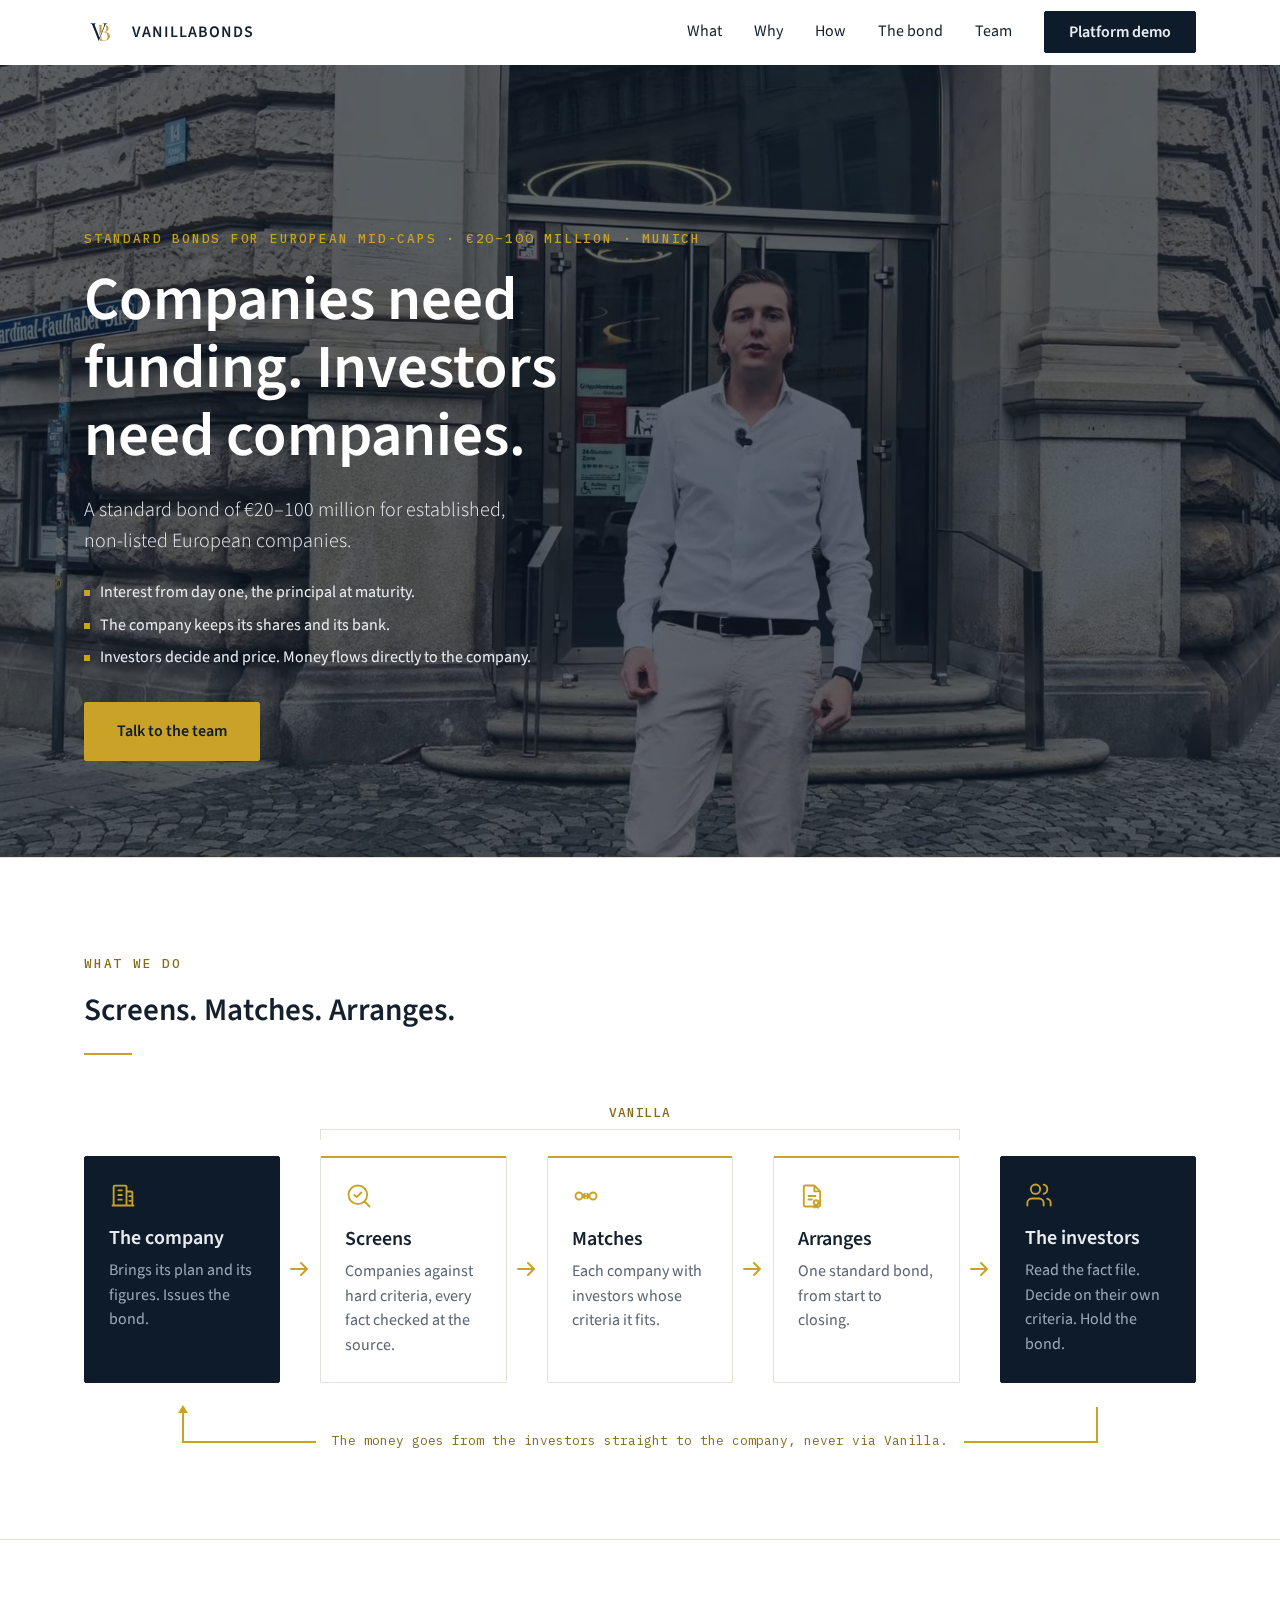
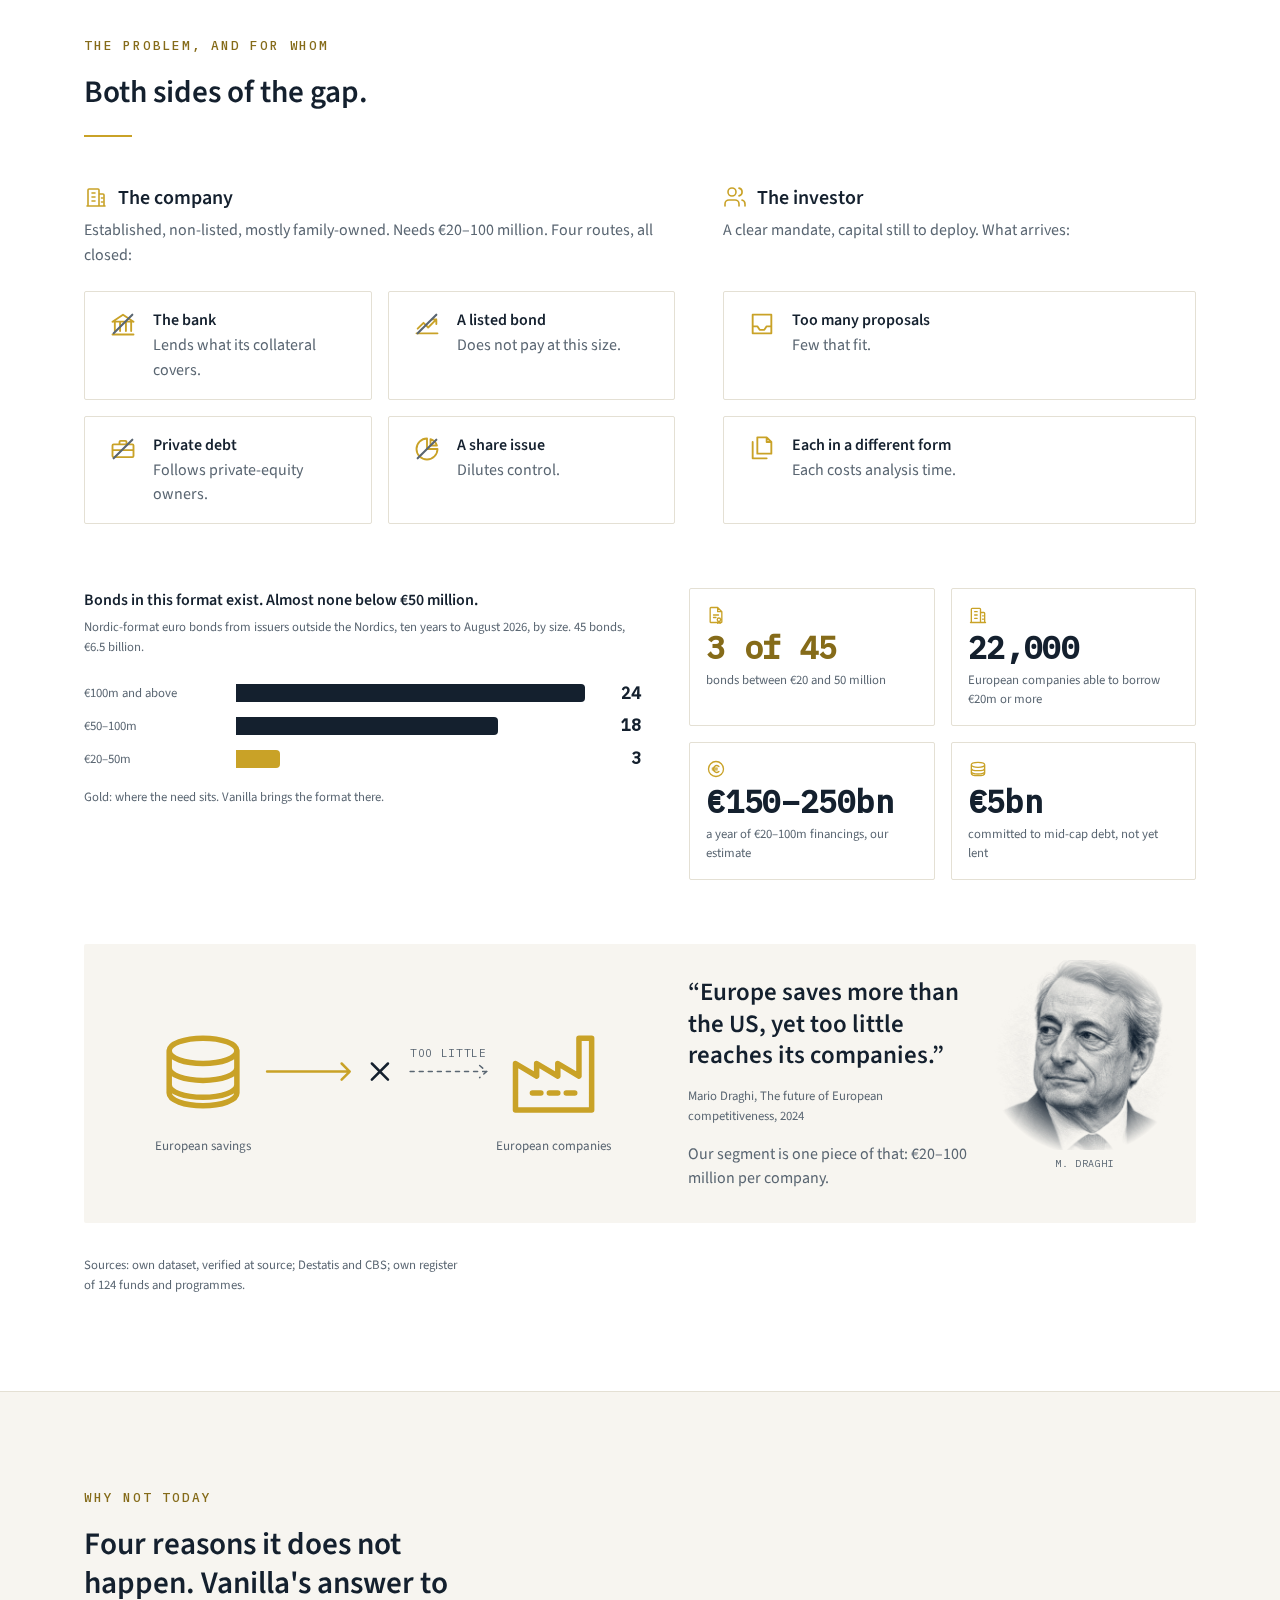
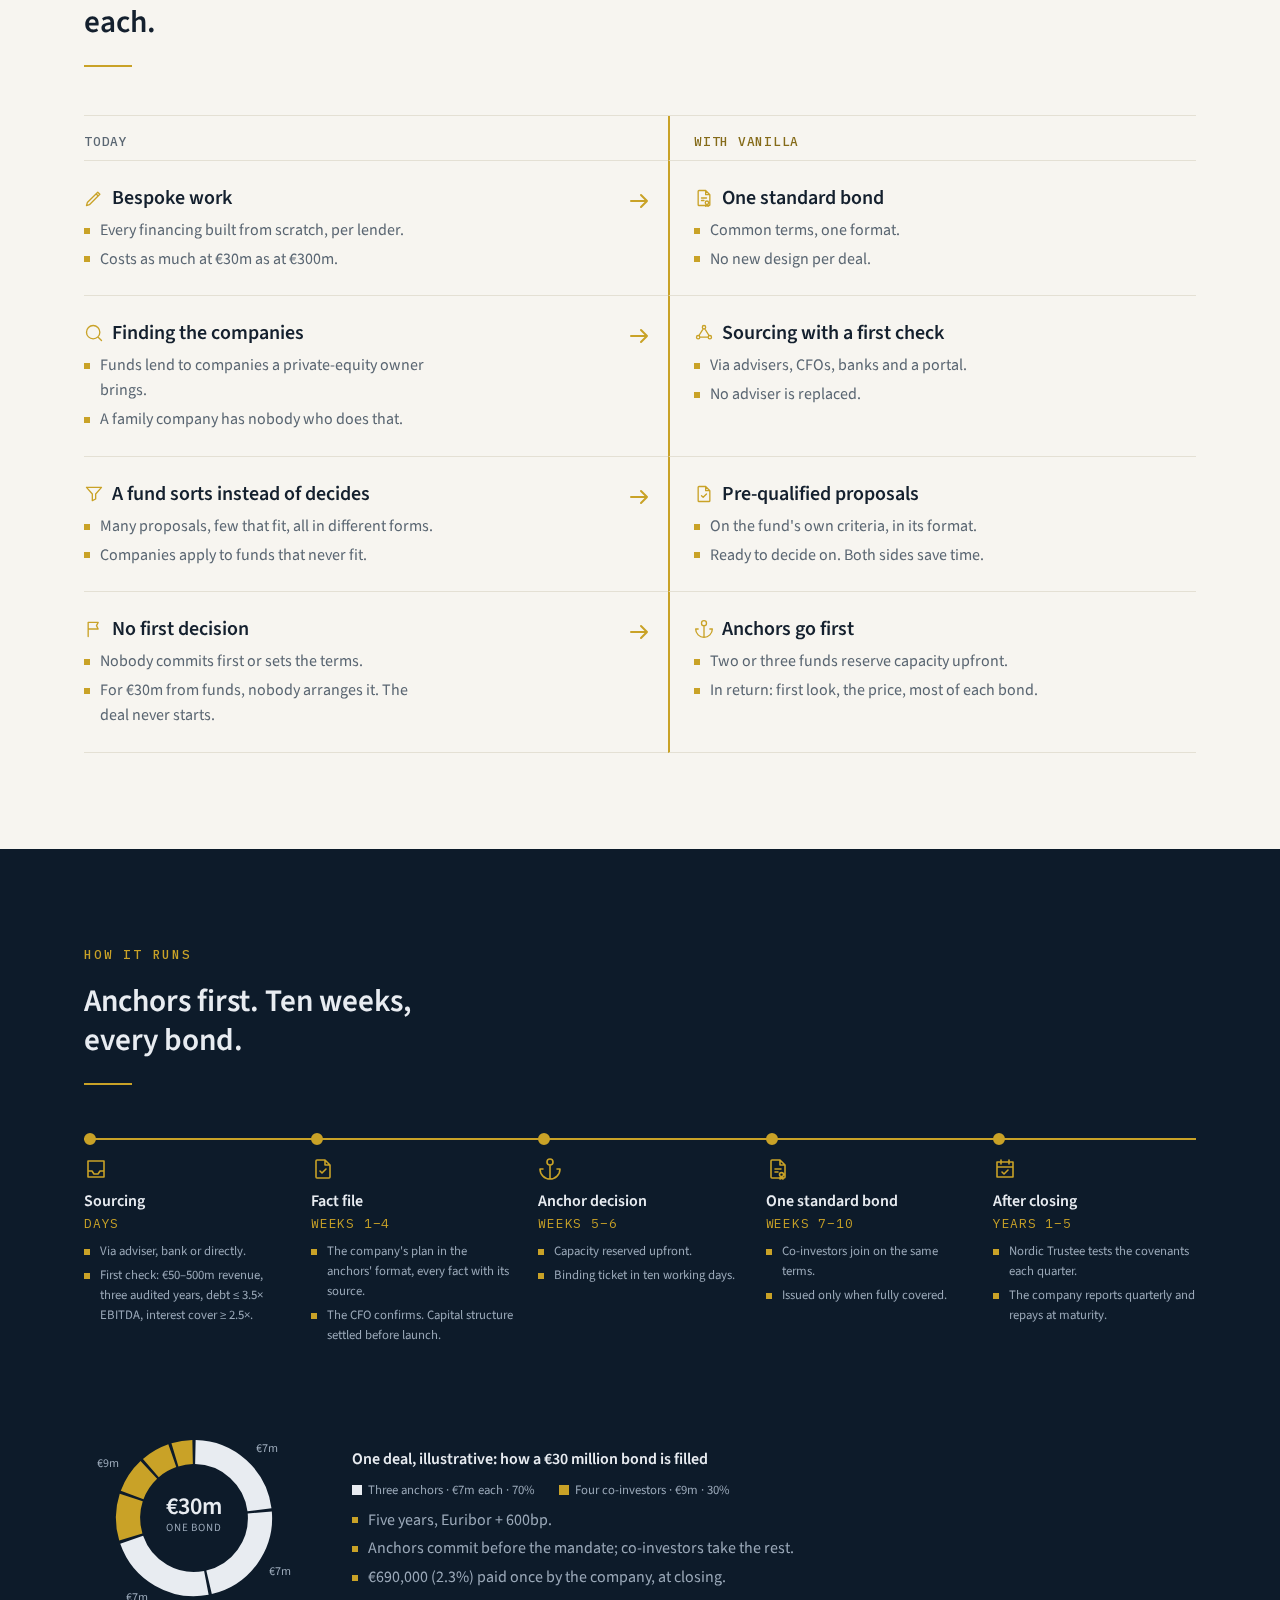
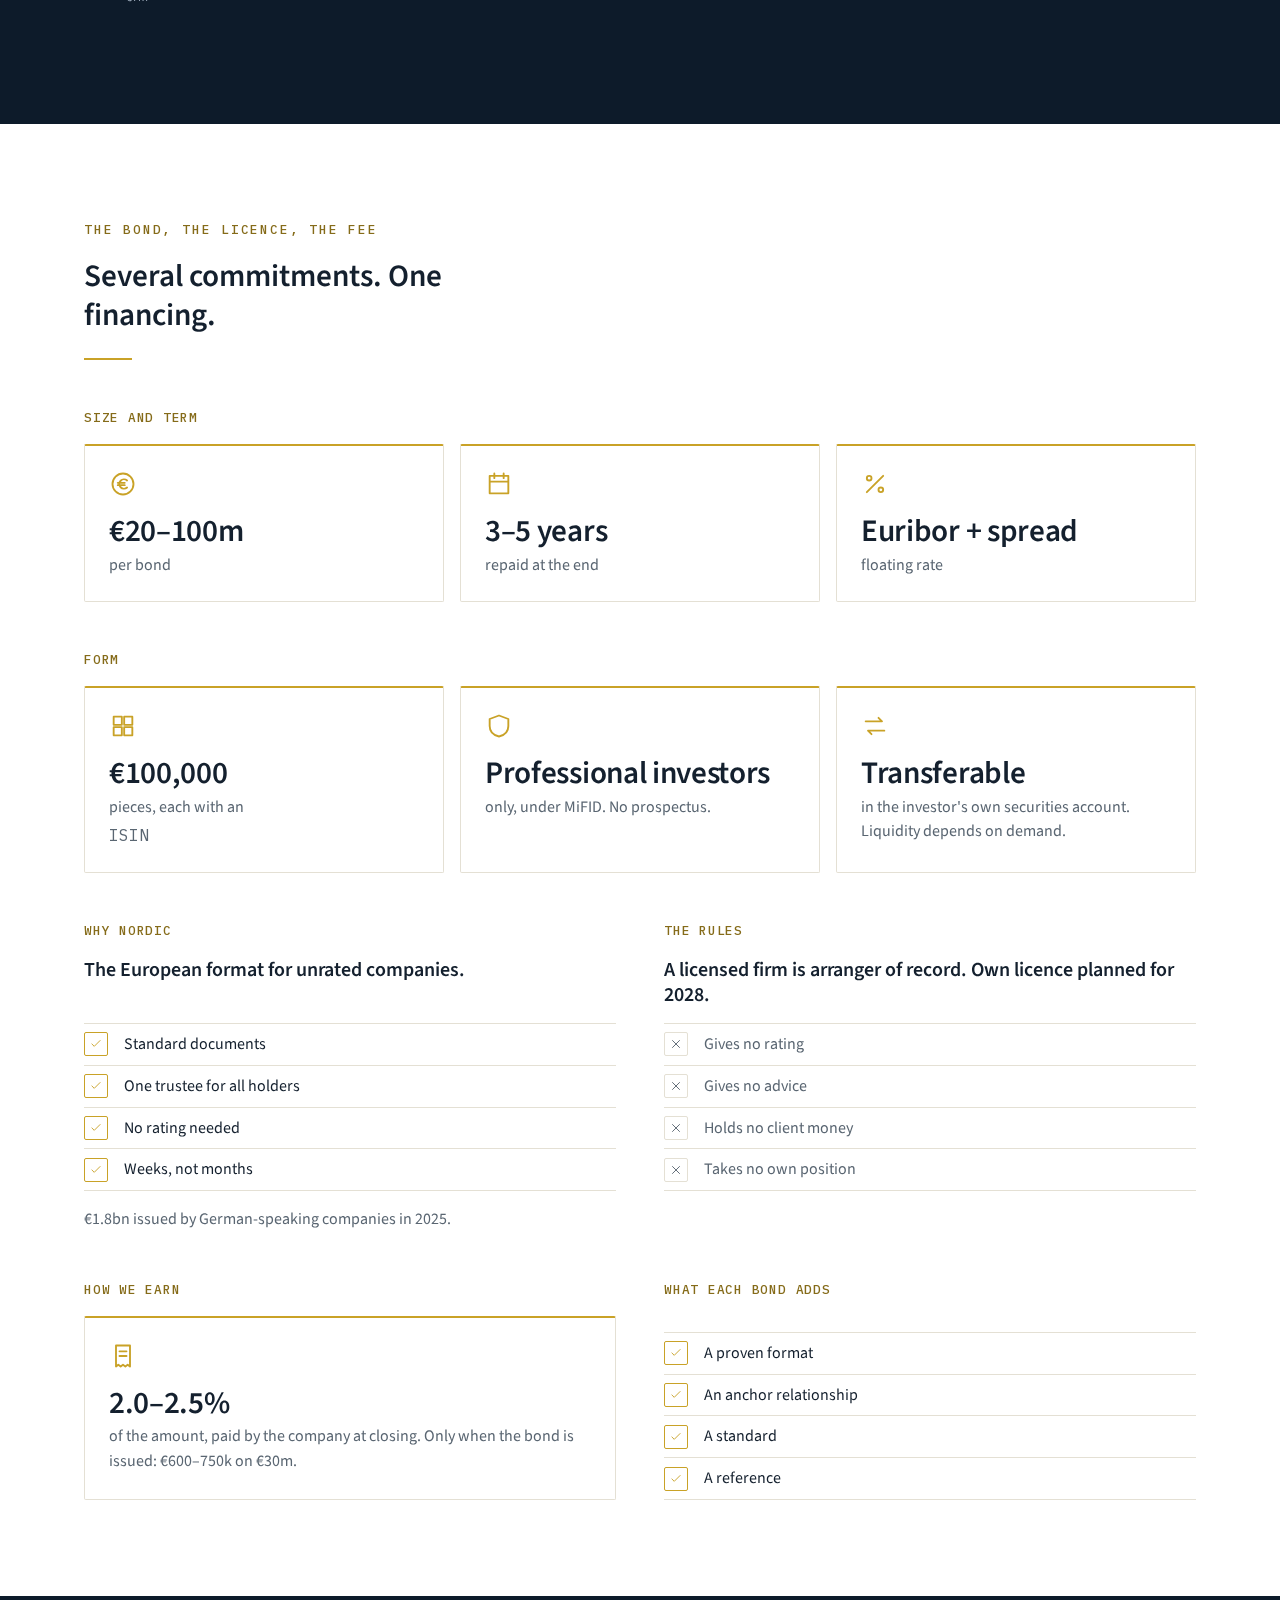
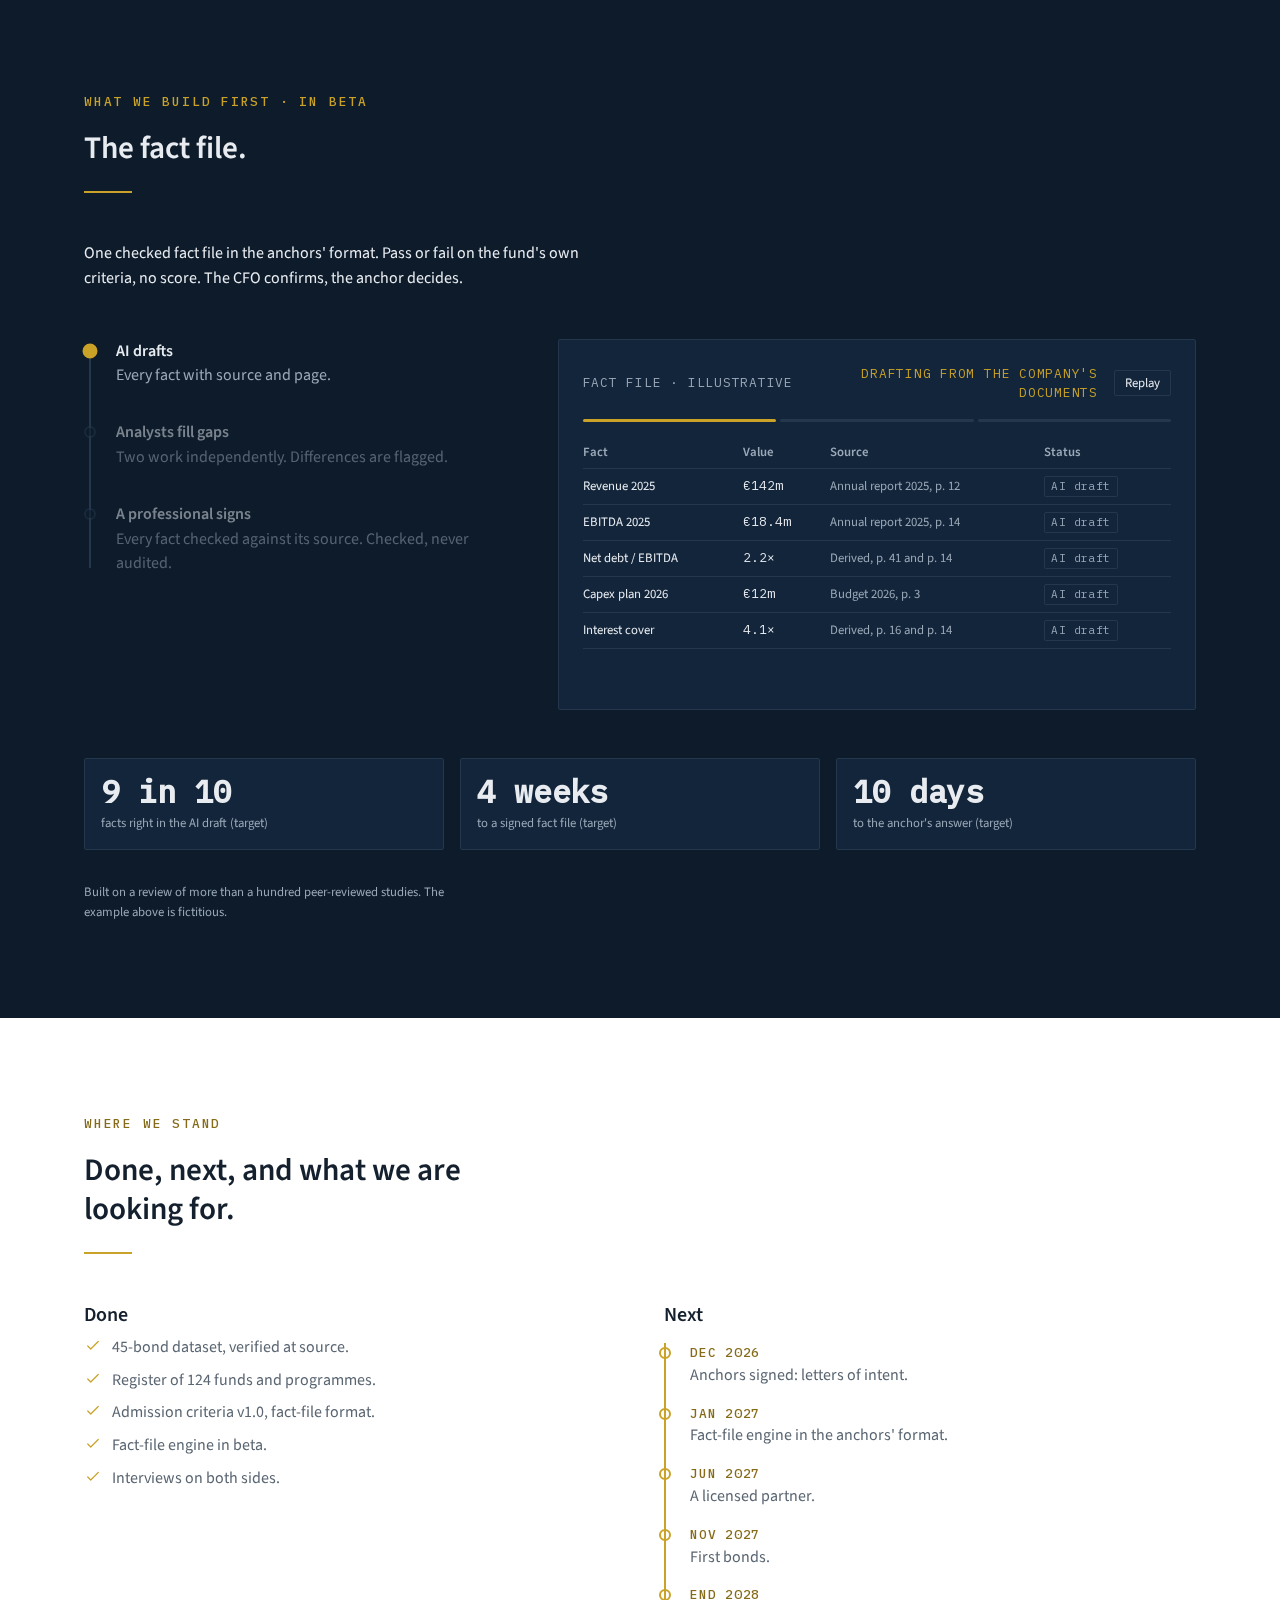
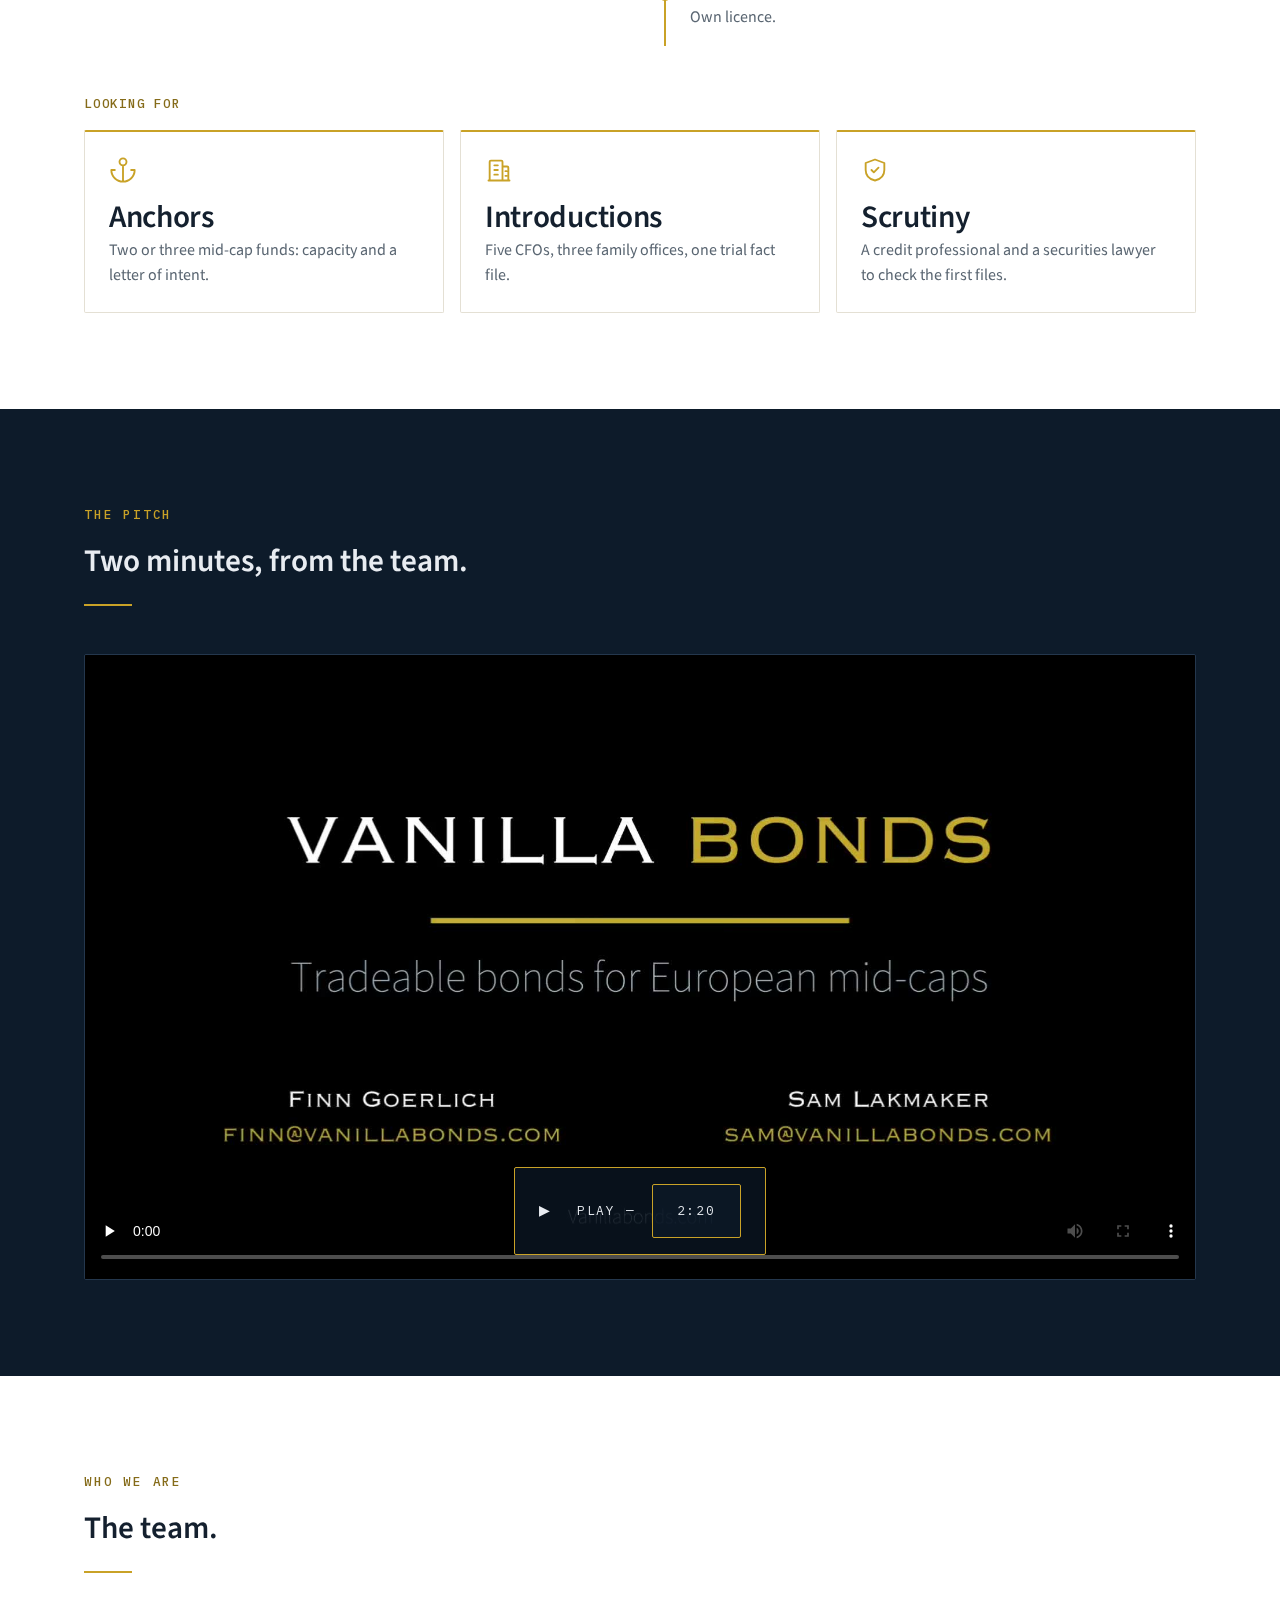
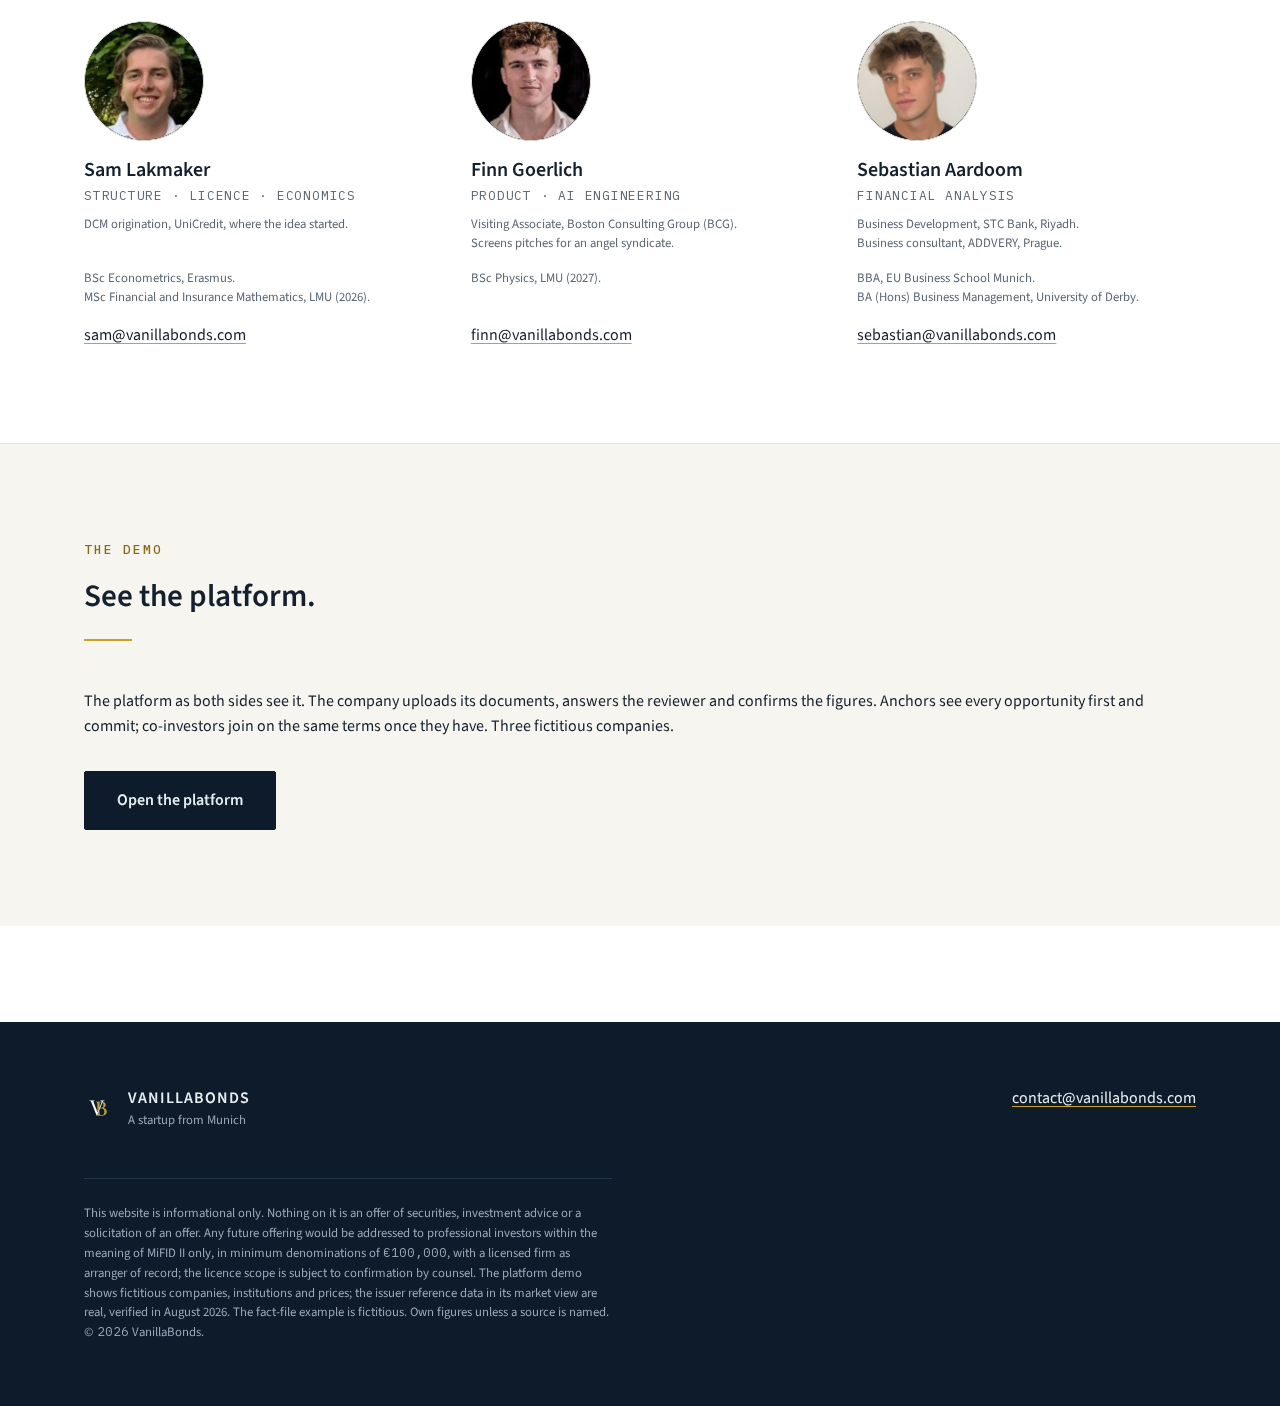
<file: index.html>
<!DOCTYPE html>
<html lang="en">
<head>
<meta charset="UTF-8">
<meta name="viewport" content="width=device-width, initial-scale=1.0">
<title>VanillaBonds — Standard bonds for European mid-caps</title>
<meta name="description" content="VanillaBonds makes a standard bond of €20–100 million reachable for established, non-listed European companies: screened on hard criteria, matched with investors whose mandate fits, arranged in the Nordic format.">
<meta property="og:title" content="VanillaBonds — Standard bonds for European mid-caps">
<meta property="og:description" content="Companies need funding. Investors need companies. Vanilla bridges the gap: one standard bond of €20–100 million, screened, matched and arranged.">
<meta property="og:type" content="website">
<meta property="og:url" content="https://vanillabonds.com">
<meta property="og:image" content="https://vanillabonds.com/mark-1024.png">
<link rel="icon" href="favicon.ico" sizes="48x48">
<link rel="icon" href="favicon-32.png" type="image/png" sizes="32x32">
<link rel="icon" href="favicon-16.png" type="image/png" sizes="16x16">
<link rel="apple-touch-icon" href="apple-touch-icon.png">
<link rel="preload" href="assets/fonts/SourceSans3VF-Upright.otf.woff2" as="font" type="font/woff2" crossorigin>
<link rel="stylesheet" href="assets/css/tokens.css">
<link rel="stylesheet" href="assets/css/site.css">
<script defer src="https://cloud.umami.is/script.js" data-website-id="b35423f3-28a6-4369-baf8-eceb897d0f2e"></script>
</head>
<body>

<a class="skip" href="#main">Skip to content</a>

<header class="nav" id="nav">
  <div class="wrap nav-inner">
    <a class="brand" href="#top">
      <img src="assets/img/logo.png" alt="" width="32" height="32">
      <b>VANILLABONDS</b>
    </a>
    <nav class="nav-links" aria-label="Site">
      <a href="#what">What</a>
      <a class="nav-opt" href="#why">Why</a>
      <a href="#how">How</a>
      <a class="nav-opt" href="#bond">The bond</a>
      <a href="#contact">Team</a>
      <a class="btn-nav" href="app.html">Platform demo</a>
    </nav>
  </div>
</header>

<main id="main">

<!-- HERO -->
<section class="hero" id="top">
  <div class="hero-media" aria-hidden="true"></div>
  <video id="herovid" autoplay muted loop playsinline preload="metadata"
         poster="assets/img/hero-poster.jpg" aria-hidden="true"></video>
  <div class="wrap hero-inner">
    <p class="eyebrow">Standard bonds for European mid-caps · €20–100 million · Munich</p>
    <h1>Companies need funding. Investors need companies.</h1>
    <p class="lead">A standard bond of €20–100&nbsp;million for established, non-listed European companies.</p>
    <ul class="hero-points">
      <li>Interest from day one, the principal at maturity.</li>
      <li>The company keeps its shares and its bank.</li>
      <li>Investors decide and price. Money flows directly to the company.</li>
    </ul>
    <a class="btn btn-hero" href="#contact">Talk to the team</a>
  </div>
</section>

<!-- WHAT -->
<section class="section" id="what">
  <div class="wrap">
    <p class="eyebrow">What we do</p>
    <h2>Screens. Matches. Arranges.</h2>
    <div class="gold-rule"></div>
    <div class="flow" data-reveal>
      <p class="flow-rail" aria-hidden="true"><span>Vanilla</span></p>
      <div class="flow-box flow-end"><svg class="ico" viewBox="0 0 24 24" aria-hidden="true"><path d="M4 21V5a1 1 0 0 1 1-1h9a1 1 0 0 1 1 1v16M15 9h4a1 1 0 0 1 1 1v11M3 21h18M8 8h3M8 12h3M8 16h3M17.5 13h1M17.5 17h1" fill="none" stroke="currentColor" stroke-width="1.6" stroke-linecap="round" stroke-linejoin="round"/></svg><h3>The company</h3><p>Brings its plan and its figures. Issues the bond.</p></div>
      <div class="flow-link" aria-hidden="true"><svg viewBox="0 0 24 24" width="24" height="24"><path d="M3 12h16M13 6l6 6-6 6" fill="none" stroke="currentColor" stroke-width="2" stroke-linecap="round" stroke-linejoin="round" pathLength="1"/></svg></div>
      <div class="flow-box flow-step"><svg class="ico" viewBox="0 0 24 24" aria-hidden="true"><path d="M11 3a8 8 0 1 0 0 16 8 8 0 0 0 0-16zM21 21l-4.3-4.3M8 11l2 2 4-4" fill="none" stroke="currentColor" stroke-width="1.6" stroke-linecap="round" stroke-linejoin="round"/></svg><h3>Screens</h3><p>Companies against hard criteria, every fact checked at the source.</p></div>
      <div class="flow-link" aria-hidden="true"><svg viewBox="0 0 24 24" width="24" height="24"><path d="M3 12h16M13 6l6 6-6 6" fill="none" stroke="currentColor" stroke-width="2" stroke-linecap="round" stroke-linejoin="round" pathLength="1"/></svg></div>
      <div class="flow-box flow-step"><svg class="ico" viewBox="0 0 24 24" aria-hidden="true"><path d="M6 9a3 3 0 1 0 0 6 3 3 0 0 0 0-6zM18 9a3 3 0 1 0 0 6 3 3 0 0 0 0-6zM9 12h6M13 10l2 2-2 2M11 14l-2-2 2-2" fill="none" stroke="currentColor" stroke-width="1.6" stroke-linecap="round" stroke-linejoin="round"/></svg><h3>Matches</h3><p>Each company with investors whose criteria it fits.</p></div>
      <div class="flow-link" aria-hidden="true"><svg viewBox="0 0 24 24" width="24" height="24"><path d="M3 12h16M13 6l6 6-6 6" fill="none" stroke="currentColor" stroke-width="2" stroke-linecap="round" stroke-linejoin="round" pathLength="1"/></svg></div>
      <div class="flow-box flow-step"><svg class="ico" viewBox="0 0 24 24" aria-hidden="true"><path d="M14 3H6a1 1 0 0 0-1 1v16a1 1 0 0 0 1 1h12a1 1 0 0 0 1-1V8l-5-5zM14 3v5h5M9 12h6M9 15h3M15.5 15.6a2 2 0 1 0 0 4 2 2 0 0 0 0-4zM14.3 19.2 14 22l1.5-1 1.5 1-.3-2.8" fill="none" stroke="currentColor" stroke-width="1.6" stroke-linecap="round" stroke-linejoin="round"/></svg><h3>Arranges</h3><p>One standard bond, from start to closing.</p></div>
      <div class="flow-link" aria-hidden="true"><svg viewBox="0 0 24 24" width="24" height="24"><path d="M3 12h16M13 6l6 6-6 6" fill="none" stroke="currentColor" stroke-width="2" stroke-linecap="round" stroke-linejoin="round" pathLength="1"/></svg></div>
      <div class="flow-box flow-end"><svg class="ico" viewBox="0 0 24 24" aria-hidden="true"><path d="M16 21v-2a4 4 0 0 0-4-4H6a4 4 0 0 0-4 4v2M9 3a4 4 0 1 0 0 8 4 4 0 0 0 0-8zM22 21v-2a4 4 0 0 0-3-3.9M16 3.1a4 4 0 0 1 0 7.8" fill="none" stroke="currentColor" stroke-width="1.6" stroke-linecap="round" stroke-linejoin="round"/></svg><h3>The investors</h3><p>Read the fact file. Decide on their own criteria. Hold the bond.</p></div>
      <p class="flow-money"><span>The money goes from the investors straight to the company, never via Vanilla.</span></p>
    </div>
  </div>
</section>

<!-- WHO + THE GAP -->
<section class="section" id="who">
  <div class="wrap">
    <p class="eyebrow">The problem, and for whom</p>
    <h2>Both sides of the gap.</h2>
    <div class="gold-rule"></div>
    <div class="sides">
      <div class="side">
        <h3><svg class="ico" viewBox="0 0 24 24" aria-hidden="true"><path d="M4 21V5a1 1 0 0 1 1-1h9a1 1 0 0 1 1 1v16M15 9h4a1 1 0 0 1 1 1v11M3 21h18M8 8h3M8 12h3M8 16h3M17.5 13h1M17.5 17h1" fill="none" stroke="currentColor" stroke-width="1.6" stroke-linecap="round" stroke-linejoin="round"/></svg>The company</h3>
        <p>Established, non-listed, mostly family-owned. Needs €20–100&nbsp;million. Four routes, all closed:</p>
        <div class="doors">
          <div class="door"><svg class="ico" viewBox="0 0 24 24" aria-hidden="true"><path d="M3 10l9-6 9 6M5 10v8M9.5 10v8M14.5 10v8M19 10v8M3 21h18M3 10h18" fill="none" stroke="currentColor" stroke-width="1.6" stroke-linecap="round" stroke-linejoin="round"/><path class="x" d="M4 20L20 4" fill="none" stroke-linecap="round"/></svg><b>The bank</b><span>Lends what its collateral covers.</span></div>
          <div class="door"><svg class="ico" viewBox="0 0 24 24" aria-hidden="true"><path d="M3 20h18M4 16l5-5 4 4 7-7M16 8h4v4" fill="none" stroke="currentColor" stroke-width="1.6" stroke-linecap="round" stroke-linejoin="round"/><path class="x" d="M4 20L20 4" fill="none" stroke-linecap="round"/></svg><b>A listed bond</b><span>Does not pay at this size.</span></div>
          <div class="door"><svg class="ico" viewBox="0 0 24 24" aria-hidden="true"><path d="M4 8h16a1 1 0 0 1 1 1v9a1 1 0 0 1-1 1H4a1 1 0 0 1-1-1V9a1 1 0 0 1 1-1zM9 8V6a1 1 0 0 1 1-1h4a1 1 0 0 1 1 1v2M3 13h18" fill="none" stroke="currentColor" stroke-width="1.6" stroke-linecap="round" stroke-linejoin="round"/><path class="x" d="M4 20L20 4" fill="none" stroke-linecap="round"/></svg><b>Private debt</b><span>Follows private-equity owners.</span></div>
          <div class="door"><svg class="ico" viewBox="0 0 24 24" aria-hidden="true"><path d="M12 3a9 9 0 1 0 9 9h-9V3zM15 3.5a9 9 0 0 1 5.5 5.5H15V3.5z" fill="none" stroke="currentColor" stroke-width="1.6" stroke-linecap="round" stroke-linejoin="round"/><path class="x" d="M4 20L20 4" fill="none" stroke-linecap="round"/></svg><b>A share issue</b><span>Dilutes control.</span></div>
        </div>
      </div>
      <div class="side">
        <h3><svg class="ico" viewBox="0 0 24 24" aria-hidden="true"><path d="M16 21v-2a4 4 0 0 0-4-4H6a4 4 0 0 0-4 4v2M9 3a4 4 0 1 0 0 8 4 4 0 0 0 0-8zM22 21v-2a4 4 0 0 0-3-3.9M16 3.1a4 4 0 0 1 0 7.8" fill="none" stroke="currentColor" stroke-width="1.6" stroke-linecap="round" stroke-linejoin="round"/></svg>The investor</h3>
        <p>A clear mandate, capital still to deploy. What arrives:</p>
        <div class="doors doors-1">
          <div class="door"><svg class="ico" viewBox="0 0 24 24" aria-hidden="true"><path d="M4 4h16v16H4zM4 14h4l2 3h4l2-3h4" fill="none" stroke="currentColor" stroke-width="1.6" stroke-linecap="round" stroke-linejoin="round"/></svg><b>Too many proposals</b><span>Few that fit.</span></div>
          <div class="door"><svg class="ico" viewBox="0 0 24 24" aria-hidden="true"><path d="M8 2h8l4 4v10H8V2zM16 2v4h4M4 6v14h12" fill="none" stroke="currentColor" stroke-width="1.6" stroke-linecap="round" stroke-linejoin="round"/></svg><b>Each in a different form</b><span>Each costs analysis time.</span></div>
        </div>
      </div>
    </div>

    <div class="gap">
      <div data-reveal>
        <p class="chart-title">Bonds in this format exist. Almost none below €50 million.</p>
        <p class="chart-sub">Nordic-format euro bonds from issuers outside the Nordics, ten years to August 2026, by size. 45 bonds, €6.5 billion.</p>
        <div class="bars" role="img" aria-label="24 bonds of 100 million euro and above, 18 between 50 and 100 million, 3 between 20 and 50 million">
          <div class="bar" title="€100 million and above: 24 bonds"><span class="bl">€100m and above</span><span class="bt"><i style="--w:100%"></i></span><span class="bv num">24</span></div>
          <div class="bar" title="€50–100 million: 18 bonds"><span class="bl">€50–100m</span><span class="bt"><i style="--w:75%"></i></span><span class="bv num">18</span></div>
          <div class="bar hl" title="€20–50 million: 3 bonds"><span class="bl">€20–50m</span><span class="bt"><i style="--w:12.5%"></i></span><span class="bv num">3</span></div>
        </div>
        <p class="chart-sub">Gold: where the need sits. Vanilla brings the format there.</p>
      </div>
      <div class="tiles" data-reveal>
        <div class="tile gold"><svg class="ico" viewBox="0 0 24 24" aria-hidden="true"><path d="M14 3H6a1 1 0 0 0-1 1v16a1 1 0 0 0 1 1h12a1 1 0 0 0 1-1V8l-5-5zM14 3v5h5M9 12h6M9 15h3M15.5 15.6a2 2 0 1 0 0 4 2 2 0 0 0 0-4zM14.3 19.2 14 22l1.5-1 1.5 1-.3-2.8" fill="none" stroke="currentColor" stroke-width="1.6" stroke-linecap="round" stroke-linejoin="round"/></svg><b class="num">3 of 45</b><span>bonds between €20 and 50 million</span></div>
        <div class="tile"><svg class="ico" viewBox="0 0 24 24" aria-hidden="true"><path d="M4 21V5a1 1 0 0 1 1-1h9a1 1 0 0 1 1 1v16M15 9h4a1 1 0 0 1 1 1v11M3 21h18M8 8h3M8 12h3M8 16h3M17.5 13h1M17.5 17h1" fill="none" stroke="currentColor" stroke-width="1.6" stroke-linecap="round" stroke-linejoin="round"/></svg><b class="num">22,000</b><span>European companies able to borrow €20m or more</span></div>
        <div class="tile"><svg class="ico" viewBox="0 0 24 24" aria-hidden="true"><path d="M12 3a9 9 0 1 0 0 18 9 9 0 0 0 0-18zM15.5 9a4 4 0 1 0 0 6M7.5 11h6M7.5 13h6" fill="none" stroke="currentColor" stroke-width="1.6" stroke-linecap="round" stroke-linejoin="round"/></svg><b class="num">€150–250bn</b><span>a year of €20–100m financings, our estimate</span></div>
        <div class="tile"><svg class="ico" viewBox="0 0 24 24" aria-hidden="true"><path d="M4 7c0-1.7 3.6-3 8-3s8 1.3 8 3-3.6 3-8 3-8-1.3-8-3zM4 7v4c0 1.7 3.6 3 8 3s8-1.3 8-3V7M4 11v4c0 1.7 3.6 3 8 3s8-1.3 8-3v-4M4 15v2c0 1.7 3.6 3 8 3s8-1.3 8-3v-2" fill="none" stroke="currentColor" stroke-width="1.6" stroke-linecap="round" stroke-linejoin="round"/></svg><b class="num">€5bn</b><span>committed to mid-cap debt, not yet lent</span></div>
      </div>
    </div>

    <div class="saving" data-reveal>
      <svg viewBox="0 0 520 180" role="img" aria-label="European savings on the left, European companies on the right, the flow between them broken">
        <g transform="translate(36 28) scale(4.2)"><path class="sv-ico" d="M4 7c0-1.7 3.6-3 8-3s8 1.3 8 3-3.6 3-8 3-8-1.3-8-3zM4 7v4c0 1.7 3.6 3 8 3s8-1.3 8-3V7M4 11v4c0 1.7 3.6 3 8 3s8-1.3 8-3v-4M4 15v2c0 1.7 3.6 3 8 3s8-1.3 8-3v-2"/></g>
        <text x="86" y="156" text-anchor="middle">European savings</text>
        <path class="sv-arrow" d="M150 78h82m-8-8 8 8-8 8" pathLength="1"/>
        <path class="sv-x" d="M254 70l16 16m0-16-16 16"/>
        <path class="sv-thin" d="M292 78h76m-7-6 7 6-7 6"/>
        <text class="sv-small" x="330" y="64" text-anchor="middle">too little</text>
        <g transform="translate(384 28) scale(4.2)"><path class="sv-ico" d="M3 21V10l5 3v-3l5 3v-3l5 3V4h3v17H3zM7 17h2M11 17h2M15 17h2"/></g>
        <text x="434" y="156" text-anchor="middle">European companies</text>
      </svg>
      <div class="saving-text">
        <figure class="saving-port" aria-hidden="true">
          <img src="assets/img/draghi.png" alt="" width="400" height="400" loading="lazy">
          <figcaption>M. Draghi</figcaption>
        </figure>
        <blockquote>
          <p>“Europe saves more than the US, yet too little reaches its companies.”</p>
          <cite>Mario Draghi, The future of European competitiveness, 2024</cite>
          <p class="note">Our segment is one piece of that: €20–100 million per company.</p>
        </blockquote>
      </div>
    </div>
    <p class="src">Sources: own dataset, verified at source; Destatis and CBS; own register of 124 funds and programmes.</p>
  </div>
</section>

<!-- WHY NOT TODAY -->
<section class="section section-alt" id="why">
  <div class="wrap">
    <p class="eyebrow">Why not today</p>
    <h2>Four reasons it does not happen. Vanilla's answer to each.</h2>
    <div class="gold-rule"></div>
    <div class="vs" data-reveal>
      <div class="vs-head"><span>Today</span><span></span><span class="gold">With Vanilla</span></div>
      <div class="vs-row">
        <div class="vs-cell vs-today"><h3><svg class="ico" viewBox="0 0 24 24" aria-hidden="true"><path d="M3 21l3.5-1L19 7.5 16.5 5 4 17.5 3 21zM14.5 7l2.5 2.5" fill="none" stroke="currentColor" stroke-width="1.6" stroke-linecap="round" stroke-linejoin="round"/></svg>Bespoke work</h3><ul class="pts"><li>Every financing built from scratch, per lender.</li><li>Costs as much at €30m as at €300m.</li></ul></div>
        <div class="vs-cell vs-arrow" aria-hidden="true"><svg viewBox="0 0 24 24" width="24" height="24"><path d="M3 12h16M13 6l6 6-6 6" fill="none" stroke="currentColor" stroke-width="2" stroke-linecap="round" stroke-linejoin="round" pathLength="1"/></svg></div>
        <div class="vs-cell vs-vanilla"><h3><svg class="ico" viewBox="0 0 24 24" aria-hidden="true"><path d="M14 3H6a1 1 0 0 0-1 1v16a1 1 0 0 0 1 1h12a1 1 0 0 0 1-1V8l-5-5zM14 3v5h5M9 12h6M9 15h3M15.5 15.6a2 2 0 1 0 0 4 2 2 0 0 0 0-4zM14.3 19.2 14 22l1.5-1 1.5 1-.3-2.8" fill="none" stroke="currentColor" stroke-width="1.6" stroke-linecap="round" stroke-linejoin="round"/></svg>One standard bond</h3><ul class="pts"><li>Common terms, one format.</li><li>No new design per deal.</li></ul></div>
      </div>
      <div class="vs-row">
        <div class="vs-cell vs-today"><h3><svg class="ico" viewBox="0 0 24 24" aria-hidden="true"><path d="M11 3a8 8 0 1 0 0 16 8 8 0 0 0 0-16zM21 21l-4.3-4.3" fill="none" stroke="currentColor" stroke-width="1.6" stroke-linecap="round" stroke-linejoin="round"/></svg>Finding the companies</h3><ul class="pts"><li>Funds lend to companies a private-equity owner brings.</li><li>A family company has nobody who does that.</li></ul></div>
        <div class="vs-cell vs-arrow" aria-hidden="true"><svg viewBox="0 0 24 24" width="24" height="24"><path d="M3 12h16M13 6l6 6-6 6" fill="none" stroke="currentColor" stroke-width="2" stroke-linecap="round" stroke-linejoin="round" pathLength="1"/></svg></div>
        <div class="vs-cell vs-vanilla"><h3><svg class="ico" viewBox="0 0 24 24" aria-hidden="true"><path d="M12 3a2 2 0 1 0 0 4 2 2 0 0 0 0-4zM5 15a2 2 0 1 0 0 4 2 2 0 0 0 0-4zM19 15a2 2 0 1 0 0 4 2 2 0 0 0 0-4zM11 7l-5 8M13 7l5 8M7 17h10" fill="none" stroke="currentColor" stroke-width="1.6" stroke-linecap="round" stroke-linejoin="round"/></svg>Sourcing with a first check</h3><ul class="pts"><li>Via advisers, CFOs, banks and a portal.</li><li>No adviser is replaced.</li></ul></div>
      </div>
      <div class="vs-row">
        <div class="vs-cell vs-today"><h3><svg class="ico" viewBox="0 0 24 24" aria-hidden="true"><path d="M3 4h18l-7 8v6l-4 2v-8L3 4z" fill="none" stroke="currentColor" stroke-width="1.6" stroke-linecap="round" stroke-linejoin="round"/></svg>A fund sorts instead of decides</h3><ul class="pts"><li>Many proposals, few that fit, all in different forms.</li><li>Companies apply to funds that never fit.</li></ul></div>
        <div class="vs-cell vs-arrow" aria-hidden="true"><svg viewBox="0 0 24 24" width="24" height="24"><path d="M3 12h16M13 6l6 6-6 6" fill="none" stroke="currentColor" stroke-width="2" stroke-linecap="round" stroke-linejoin="round" pathLength="1"/></svg></div>
        <div class="vs-cell vs-vanilla"><h3><svg class="ico" viewBox="0 0 24 24" aria-hidden="true"><path d="M14 3H6a1 1 0 0 0-1 1v16a1 1 0 0 0 1 1h12a1 1 0 0 0 1-1V8l-5-5zM14 3v5h5M9 14l2 2 4-4" fill="none" stroke="currentColor" stroke-width="1.6" stroke-linecap="round" stroke-linejoin="round"/></svg>Pre-qualified proposals</h3><ul class="pts"><li>On the fund's own criteria, in its format.</li><li>Ready to decide on. Both sides save time.</li></ul></div>
      </div>
      <div class="vs-row">
        <div class="vs-cell vs-today"><h3><svg class="ico" viewBox="0 0 24 24" aria-hidden="true"><path d="M5 21V4M5 4h12l-2 4 2 4H5" fill="none" stroke="currentColor" stroke-width="1.6" stroke-linecap="round" stroke-linejoin="round"/></svg>No first decision</h3><ul class="pts"><li>Nobody commits first or sets the terms.</li><li>For €30m from funds, nobody arranges it. The deal never starts.</li></ul></div>
        <div class="vs-cell vs-arrow" aria-hidden="true"><svg viewBox="0 0 24 24" width="24" height="24"><path d="M3 12h16M13 6l6 6-6 6" fill="none" stroke="currentColor" stroke-width="2" stroke-linecap="round" stroke-linejoin="round" pathLength="1"/></svg></div>
        <div class="vs-cell vs-vanilla"><h3><svg class="ico" viewBox="0 0 24 24" aria-hidden="true"><path d="M12 8v14M5 12H2a10 10 0 0 0 20 0h-3M12 2a3 3 0 1 0 0 6 3 3 0 0 0 0-6z" fill="none" stroke="currentColor" stroke-width="1.6" stroke-linecap="round" stroke-linejoin="round"/></svg>Anchors go first</h3><ul class="pts"><li>Two or three funds reserve capacity upfront.</li><li>In return: first look, the price, most of each bond.</li></ul></div>
      </div>
    </div>
  </div>
</section>

<!-- HOW IT RUNS -->
<section class="section section-inv" id="how" data-theme="demo">
  <div class="wrap">
    <p class="eyebrow">How it runs</p>
    <h2>Anchors first. Ten weeks, every bond.</h2>
    <div class="gold-rule"></div>
    <ol class="stepper" data-reveal>
      <li><span class="dot"></span><svg class="ico" viewBox="0 0 24 24" aria-hidden="true"><path d="M4 4h16v16H4zM4 14h4l2 3h4l2-3h4" fill="none" stroke="currentColor" stroke-width="1.6" stroke-linecap="round" stroke-linejoin="round"/></svg><b>Sourcing</b><small>Days</small>
        <ul class="pts"><li>Via adviser, bank or directly.</li><li>First check: €50–500m revenue, three audited years, debt ≤&nbsp;3.5× EBITDA, interest cover ≥&nbsp;2.5×.</li></ul></li>
      <li><span class="dot"></span><svg class="ico" viewBox="0 0 24 24" aria-hidden="true"><path d="M14 3H6a1 1 0 0 0-1 1v16a1 1 0 0 0 1 1h12a1 1 0 0 0 1-1V8l-5-5zM14 3v5h5M9 14l2 2 4-4" fill="none" stroke="currentColor" stroke-width="1.6" stroke-linecap="round" stroke-linejoin="round"/></svg><b>Fact file</b><small>Weeks 1–4</small>
        <ul class="pts"><li>The company's plan in the anchors' format, every fact with its source.</li><li>The CFO confirms. Capital structure settled before launch.</li></ul></li>
      <li><span class="dot"></span><svg class="ico" viewBox="0 0 24 24" aria-hidden="true"><path d="M12 8v14M5 12H2a10 10 0 0 0 20 0h-3M12 2a3 3 0 1 0 0 6 3 3 0 0 0 0-6z" fill="none" stroke="currentColor" stroke-width="1.6" stroke-linecap="round" stroke-linejoin="round"/></svg><b>Anchor decision</b><small>Weeks 5–6</small>
        <ul class="pts"><li>Capacity reserved upfront.</li><li>Binding ticket in ten working days.</li></ul></li>
      <li><span class="dot"></span><svg class="ico" viewBox="0 0 24 24" aria-hidden="true"><path d="M14 3H6a1 1 0 0 0-1 1v16a1 1 0 0 0 1 1h12a1 1 0 0 0 1-1V8l-5-5zM14 3v5h5M9 12h6M9 15h3M15.5 15.6a2 2 0 1 0 0 4 2 2 0 0 0 0-4zM14.3 19.2 14 22l1.5-1 1.5 1-.3-2.8" fill="none" stroke="currentColor" stroke-width="1.6" stroke-linecap="round" stroke-linejoin="round"/></svg><b>One standard bond</b><small>Weeks 7–10</small>
        <ul class="pts"><li>Co-investors join on the same terms.</li><li>Issued only when fully covered.</li></ul></li>
      <li><span class="dot"></span><svg class="ico" viewBox="0 0 24 24" aria-hidden="true"><path d="M4 5h16v15H4zM4 10h16M8 3v4M16 3v4M9 15l2 2 4-4" fill="none" stroke="currentColor" stroke-width="1.6" stroke-linecap="round" stroke-linejoin="round"/></svg><b>After closing</b><small>Years 1–5</small>
        <ul class="pts"><li>Nordic Trustee tests the covenants each quarter.</li><li>The company reports quarterly and repays at maturity.</li></ul></li>
    </ol>

    <div class="deal" data-reveal>
      <svg class="donut" viewBox="0 0 200 200" role="img" aria-label="A 30 million euro bond: three anchors at 7 million each, co-investors 9 million">
      <path class="navy" d="M101.26 40.01 A60 60 0 0 1 159.53 92.48" pathLength="1"><title>Anchor 1 · €7 million</title></path>
      <path class="navy" d="M159.79 94.98 A60 60 0 0 1 113.70 158.41" pathLength="1"><title>Anchor 2 · €7 million</title></path>
      <path class="navy" d="M111.24 158.94 A60 60 0 0 1 43.34 119.73" pathLength="1"><title>Anchor 3 · €7 million</title></path>
      <path class="gold" d="M42.56 117.34 A60 60 0 0 1 42.94 81.46" pathLength="1"><title>Co-investor 1</title></path>
      <path class="gold" d="M43.76 79.09 A60 60 0 0 1 58.93 56.26" pathLength="1"><title>Co-investor 2</title></path>
      <path class="gold" d="M60.79 54.58 A60 60 0 0 1 80.27 43.34" pathLength="1"><title>Co-investor 3</title></path>
      <path class="gold" d="M82.66 42.56 A60 60 0 0 1 98.74 40.01" pathLength="1"><title>Co-investor 4</title></path>
      <text x="156.2" y="37.6" text-anchor="start" dominant-baseline="middle">€7m</text>
      <text x="168.0" y="149.4" text-anchor="start" dominant-baseline="middle">€7m</text>
      <text x="58.0" y="172.7" text-anchor="end" dominant-baseline="middle">€7m</text>
      <text x="32.0" y="50.6" text-anchor="end" dominant-baseline="middle">€9m</text>
      <text class="ctr" x="100" y="96" text-anchor="middle">€30m</text>
      <text class="ctr2" x="100" y="112" text-anchor="middle">one bond</text>
      </svg>
      <div>
        <p class="chart-title">One deal, illustrative: how a €30 million bond is filled</p>
        <ul class="legend">
          <li class="navy"><i></i>Three anchors · €7m each · 70%</li>
          <li class="gold"><i></i>Four co-investors · €9m · 30%</li>
        </ul>
        <ul class="pts">
          <li>Five years, Euribor + 600bp.</li>
          <li>Anchors commit before the mandate; co-investors take the rest.</li>
          <li>€690,000 (2.3%) paid once by the company, at closing.</li>
        </ul>
      </div>
    </div>
  </div>
</section>

<!-- THE BOND -->
<section class="section" id="bond">
  <div class="wrap">
    <p class="eyebrow">The bond, the licence, the fee</p>
    <h2>Several commitments. One financing.</h2>
    <div class="gold-rule"></div>
    <p class="row-label">Size and term</p>
    <div class="blocks blocks-3">
      <div class="blk"><svg class="ico" viewBox="0 0 24 24" aria-hidden="true"><path d="M12 3a9 9 0 1 0 0 18 9 9 0 0 0 0-18zM15.5 9a4 4 0 1 0 0 6M7.5 11h6M7.5 13h6" fill="none" stroke="currentColor" stroke-width="1.6" stroke-linecap="round" stroke-linejoin="round"/></svg><b>€20–100m</b><span>per bond</span></div>
      <div class="blk"><svg class="ico" viewBox="0 0 24 24" aria-hidden="true"><path d="M4 5h16v15H4zM4 10h16M8 3v4M16 3v4" fill="none" stroke="currentColor" stroke-width="1.6" stroke-linecap="round" stroke-linejoin="round"/></svg><b>3–5 years</b><span>repaid at the end</span></div>
      <div class="blk"><svg class="ico" viewBox="0 0 24 24" aria-hidden="true"><path d="M5 19L19 5M7 5a2 2 0 1 0 0 4 2 2 0 0 0 0-4zM17 15a2 2 0 1 0 0 4 2 2 0 0 0 0-4z" fill="none" stroke="currentColor" stroke-width="1.6" stroke-linecap="round" stroke-linejoin="round"/></svg><b>Euribor + spread</b><span>floating rate</span></div>
    </div>
    <p class="row-label">Form</p>
    <div class="blocks blocks-3">
      <div class="blk"><svg class="ico" viewBox="0 0 24 24" aria-hidden="true"><path d="M4 4h7v7H4zM13 4h7v7h-7zM4 13h7v7H4zM13 13h7v7h-7z" fill="none" stroke="currentColor" stroke-width="1.6" stroke-linecap="round" stroke-linejoin="round"/></svg><b>€100,000</b><span>pieces, each with an <span class="num">ISIN</span></span></div>
      <div class="blk"><svg class="ico" viewBox="0 0 24 24" aria-hidden="true"><path d="M12 3l8 3v6c0 5-3.5 8-8 9-4.5-1-8-4-8-9V6l8-3z" fill="none" stroke="currentColor" stroke-width="1.6" stroke-linecap="round" stroke-linejoin="round"/></svg><b>Professional investors</b><span>only, under MiFID. No prospectus.</span></div>
      <div class="blk"><svg class="ico" viewBox="0 0 24 24" aria-hidden="true"><path d="M4 8h14l-3-3M20 16H6l3 3" fill="none" stroke="currentColor" stroke-width="1.6" stroke-linecap="round" stroke-linejoin="round"/></svg><b>Transferable</b><span>in the investor's own securities account. Liquidity depends on demand.</span></div>
    </div>
    <div class="cols2 bond-rows">
      <div>
        <p class="row-label">Why Nordic</p>
        <h3>The European format for unrated companies.</h3>
        <ul class="ticks"><li><svg class="ico" viewBox="0 0 24 24" aria-hidden="true"><path d="M5 12l4 4 10-10" fill="none" stroke="currentColor" stroke-width="1.6" stroke-linecap="round" stroke-linejoin="round"/></svg>Standard documents</li><li><svg class="ico" viewBox="0 0 24 24" aria-hidden="true"><path d="M5 12l4 4 10-10" fill="none" stroke="currentColor" stroke-width="1.6" stroke-linecap="round" stroke-linejoin="round"/></svg>One trustee for all holders</li><li><svg class="ico" viewBox="0 0 24 24" aria-hidden="true"><path d="M5 12l4 4 10-10" fill="none" stroke="currentColor" stroke-width="1.6" stroke-linecap="round" stroke-linejoin="round"/></svg>No rating needed</li><li><svg class="ico" viewBox="0 0 24 24" aria-hidden="true"><path d="M5 12l4 4 10-10" fill="none" stroke="currentColor" stroke-width="1.6" stroke-linecap="round" stroke-linejoin="round"/></svg>Weeks, not months</li></ul>
        <p class="note">€1.8bn issued by German-speaking companies in 2025.</p>
      </div>
      <div>
        <p class="row-label">The rules</p>
        <h3>A licensed firm is arranger of record. Own licence planned for 2028.</h3>
        <ul class="ticks ticks-no"><li><svg class="ico" viewBox="0 0 24 24" aria-hidden="true"><path d="M6 6l12 12M18 6L6 18" fill="none" stroke="currentColor" stroke-width="1.6" stroke-linecap="round" stroke-linejoin="round"/></svg>Gives no rating</li><li><svg class="ico" viewBox="0 0 24 24" aria-hidden="true"><path d="M6 6l12 12M18 6L6 18" fill="none" stroke="currentColor" stroke-width="1.6" stroke-linecap="round" stroke-linejoin="round"/></svg>Gives no advice</li><li><svg class="ico" viewBox="0 0 24 24" aria-hidden="true"><path d="M6 6l12 12M18 6L6 18" fill="none" stroke="currentColor" stroke-width="1.6" stroke-linecap="round" stroke-linejoin="round"/></svg>Holds no client money</li><li><svg class="ico" viewBox="0 0 24 24" aria-hidden="true"><path d="M6 6l12 12M18 6L6 18" fill="none" stroke="currentColor" stroke-width="1.6" stroke-linecap="round" stroke-linejoin="round"/></svg>Takes no own position</li></ul>
      </div>
    </div>
    <div class="cols2 bond-rows">
      <div>
        <p class="row-label">How we earn</p>
        <div class="blk"><svg class="ico" viewBox="0 0 24 24" aria-hidden="true"><path d="M6 3h12v18l-2-1.5-2 1.5-2-1.5-2 1.5-2-1.5L6 21V3zM9 8h6M9 12h6" fill="none" stroke="currentColor" stroke-width="1.6" stroke-linecap="round" stroke-linejoin="round"/></svg><b>2.0–2.5%</b><span>of the amount, paid by the company at closing. Only when the bond is issued: €600–750k on €30m.</span></div>
      </div>
      <div>
        <p class="row-label">What each bond adds</p>
        <ul class="ticks"><li><svg class="ico" viewBox="0 0 24 24" aria-hidden="true"><path d="M5 12l4 4 10-10" fill="none" stroke="currentColor" stroke-width="1.6" stroke-linecap="round" stroke-linejoin="round"/></svg>A proven format</li><li><svg class="ico" viewBox="0 0 24 24" aria-hidden="true"><path d="M5 12l4 4 10-10" fill="none" stroke="currentColor" stroke-width="1.6" stroke-linecap="round" stroke-linejoin="round"/></svg>An anchor relationship</li><li><svg class="ico" viewBox="0 0 24 24" aria-hidden="true"><path d="M5 12l4 4 10-10" fill="none" stroke="currentColor" stroke-width="1.6" stroke-linecap="round" stroke-linejoin="round"/></svg>A standard</li><li><svg class="ico" viewBox="0 0 24 24" aria-hidden="true"><path d="M5 12l4 4 10-10" fill="none" stroke="currentColor" stroke-width="1.6" stroke-linecap="round" stroke-linejoin="round"/></svg>A reference</li></ul>
      </div>
    </div>
  </div>
</section>

<!-- FACT FILE -->
<section class="section section-inv" id="factfile" data-theme="demo">
  <div class="wrap">
    <p class="eyebrow">What we build first · in beta</p>
    <h2>The fact file.</h2>
    <div class="gold-rule"></div>
    <p class="measure">One checked fact file in the anchors' format. Pass or fail on the fund's own criteria, no score. The CFO confirms, the anchor decides.</p>
    <div class="ff" data-reveal>
      <ol class="ff-steps" id="ff-steps">
        <li class="on"><b>AI drafts</b><span>Every fact with source and page.</span></li>
        <li><b>Analysts fill gaps</b><span>Two work independently. Differences are flagged.</span></li>
        <li><b>A professional signs</b><span>Every fact checked against its source. Checked, never audited.</span></li>
      </ol>
      <div class="ff-sheet" id="ff-sheet" data-step="0">
        <div class="ff-head">
          <span>Fact file · illustrative</span>
          <span class="ff-state"><i class="st st1">Drafting from the company's documents</i><i class="st st2">Two analysts checking</i><i class="st st3">Signed</i></span>
          <button type="button" id="ff-replay">Replay</button>
        </div>
        <div class="ff-prog" aria-hidden="true"><i></i><i></i><i></i></div>
        <table>
          <thead><tr><th>Fact</th><th>Value</th><th>Source</th><th>Status</th></tr></thead>
          <tbody>
            <tr class="r"><td>Revenue 2025</td><td class="num">€142m</td><td class="s">Annual report 2025, p. 12</td><td><span class="chip s1">AI draft</span><span class="chip ok s2">Checked · 2 analysts</span><span class="chip sig s3">Signed</span></td></tr>
            <tr class="r"><td>EBITDA 2025</td><td class="num">€18.4m</td><td class="s">Annual report 2025, p. 14</td><td><span class="chip s1">AI draft</span><span class="chip ok s2">Checked · 2 analysts</span><span class="chip sig s3">Signed</span></td></tr>
            <tr class="r"><td>Net debt / EBITDA</td><td class="num">2.2×</td><td class="s">Derived, p. 41 and p. 14</td><td><span class="chip s1">AI draft</span><span class="chip ok s2">Checked · 2 analysts</span><span class="chip sig s3">Signed</span></td></tr>
            <tr class="r flagrow"><td>Capex plan 2026</td><td class="num"><span class="v1">€12m</span> <span class="v2">€15m</span></td><td class="s"><span class="v1">Budget 2026, p. 3</span><span class="v2"> · board minutes, p. 2</span></td><td><span class="chip s1">AI draft</span><span class="chip flag s2">Difference flagged · resolved</span><span class="chip sig s3">Signed</span></td></tr>
            <tr class="r"><td>Interest cover</td><td class="num">4.1×</td><td class="s">Derived, p. 16 and p. 14</td><td><span class="chip s1">AI draft</span><span class="chip ok s2">Checked · 2 analysts</span><span class="chip sig s3">Signed</span></td></tr>
          </tbody>
        </table>
        <p class="ff-sign"><b>✓ Signed</b> · a named credit professional · every fact checked against its source.</p>
      </div>
    </div>
    <div class="tiles targets" data-reveal>
      <div class="tile"><b class="num">9 in 10</b><span>facts right in the AI draft (target)</span></div>
      <div class="tile"><b class="num">4 weeks</b><span>to a signed fact file (target)</span></div>
      <div class="tile"><b class="num">10 days</b><span>to the anchor's answer (target)</span></div>
    </div>
    <p class="src">Built on a review of more than a hundred peer-reviewed studies. The example above is fictitious.</p>
  </div>
</section>

<!-- WHERE WE STAND -->
<section class="section" id="status">
  <div class="wrap">
    <p class="eyebrow">Where we stand</p>
    <h2>Done, next, and what we are looking for.</h2>
    <div class="gold-rule"></div>
    <div class="cols2">
      <div>
        <h3>Done</h3>
        <ul class="checks">
          <li><svg class="ico" viewBox="0 0 24 24" aria-hidden="true"><path d="M5 12l4 4 10-10" fill="none" stroke="currentColor" stroke-width="1.6" stroke-linecap="round" stroke-linejoin="round"/></svg>45-bond dataset, verified at source.</li>
          <li><svg class="ico" viewBox="0 0 24 24" aria-hidden="true"><path d="M5 12l4 4 10-10" fill="none" stroke="currentColor" stroke-width="1.6" stroke-linecap="round" stroke-linejoin="round"/></svg>Register of 124 funds and programmes.</li>
          <li><svg class="ico" viewBox="0 0 24 24" aria-hidden="true"><path d="M5 12l4 4 10-10" fill="none" stroke="currentColor" stroke-width="1.6" stroke-linecap="round" stroke-linejoin="round"/></svg>Admission criteria v1.0, fact-file format.</li>
          <li><svg class="ico" viewBox="0 0 24 24" aria-hidden="true"><path d="M5 12l4 4 10-10" fill="none" stroke="currentColor" stroke-width="1.6" stroke-linecap="round" stroke-linejoin="round"/></svg>Fact-file engine in beta.</li>
          <li><svg class="ico" viewBox="0 0 24 24" aria-hidden="true"><path d="M5 12l4 4 10-10" fill="none" stroke="currentColor" stroke-width="1.6" stroke-linecap="round" stroke-linejoin="round"/></svg>Interviews on both sides.</li>
        </ul>
      </div>
      <div>
        <h3>Next</h3>
        <ol class="tl" data-reveal>
          <li><b>Dec 2026</b>Anchors signed: letters of intent.</li>
          <li><b>Jan 2027</b>Fact-file engine in the anchors' format.</li>
          <li><b>Jun 2027</b>A licensed partner.</li>
          <li><b>Nov 2027</b>First bonds.</li>
          <li><b>End 2028</b>Own licence.</li>
        </ol>
      </div>
    </div>
    <p class="row-label">Looking for</p>
    <div class="blocks blocks-3">
      <div class="blk"><svg class="ico" viewBox="0 0 24 24" aria-hidden="true"><path d="M12 8v14M5 12H2a10 10 0 0 0 20 0h-3M12 2a3 3 0 1 0 0 6 3 3 0 0 0 0-6z" fill="none" stroke="currentColor" stroke-width="1.6" stroke-linecap="round" stroke-linejoin="round"/></svg><b>Anchors</b><span>Two or three mid-cap funds: capacity and a letter of intent.</span></div>
      <div class="blk"><svg class="ico" viewBox="0 0 24 24" aria-hidden="true"><path d="M4 21V5a1 1 0 0 1 1-1h9a1 1 0 0 1 1 1v16M15 9h4a1 1 0 0 1 1 1v11M3 21h18M8 8h3M8 12h3M8 16h3M17.5 13h1M17.5 17h1" fill="none" stroke="currentColor" stroke-width="1.6" stroke-linecap="round" stroke-linejoin="round"/></svg><b>Introductions</b><span>Five CFOs, three family offices, one trial fact file.</span></div>
      <div class="blk"><svg class="ico" viewBox="0 0 24 24" aria-hidden="true"><path d="M12 3l8 3v6c0 5-3.5 8-8 9-4.5-1-8-4-8-9V6l8-3zM9 12l2 2 4-4" fill="none" stroke="currentColor" stroke-width="1.6" stroke-linecap="round" stroke-linejoin="round"/></svg><b>Scrutiny</b><span>A credit professional and a securities lawyer to check the first files.</span></div>
    </div>
  </div>
</section>

<!-- PITCH -->
<section class="section section-inv" id="pitch" data-theme="demo">
  <div class="wrap">
    <p class="eyebrow">The pitch</p>
    <h2>Two minutes, from the team.</h2>
    <div class="gold-rule"></div>
    <div class="pitch-player">
      <video id="pitchvid" controls preload="none" poster="assets/img/pitch-poster.jpg">
        <source src="assets/video/pitch.mp4" type="video/mp4">
      </video>
      <div class="pitch-badge" id="pitchbadge"><span><b>▶</b>&nbsp;Play — <span class="num">2:20</span></span></div>
    </div>
  </div>
</section>

<!-- TEAM -->
<section class="section" id="contact">
  <div class="wrap">
    <p class="eyebrow">Who we are</p>
    <h2>The team.</h2>
    <div class="gold-rule"></div>
    <div class="people">
      <div>
        <div class="avatar"><img src="assets/img/team-sam.png" alt="Sam Lakmaker" width="240" height="240" loading="lazy"></div>
        <h3>Sam Lakmaker</h3>
        <p class="role">Structure · Licence · Economics</p>
        <p class="bio">DCM origination, UniCredit, where the idea started.</p>
        <p class="bio">BSc Econometrics, Erasmus.<br>MSc Financial and Insurance Mathematics, LMU (2026).</p>
        <a href="mailto:sam@vanillabonds.com">sam@vanillabonds.com</a>
      </div>
      <div>
        <div class="avatar"><img src="assets/img/team-finn.png" alt="Finn Goerlich" width="240" height="240" loading="lazy"></div>
        <h3>Finn Goerlich</h3>
        <p class="role">Product · AI engineering</p>
        <p class="bio">Visiting Associate, Boston Consulting Group (BCG).<br>Screens pitches for an angel syndicate.</p>
        <p class="bio">BSc Physics, LMU (2027).</p>
        <a href="mailto:finn@vanillabonds.com">finn@vanillabonds.com</a>
      </div>
      <div>
        <div class="avatar"><img src="assets/img/team-sebastian.png" alt="Sebastian Aardoom" width="240" height="240" loading="lazy"></div>
        <h3>Sebastian Aardoom</h3>
        <p class="role">Financial analysis</p>
        <p class="bio">Business Development, STC Bank, Riyadh.<br>Business consultant, ADDVERY, Prague.</p>
        <p class="bio">BBA, EU Business School Munich.<br>BA (Hons) Business Management, University of Derby.</p>
        <a href="mailto:sebastian@vanillabonds.com">sebastian@vanillabonds.com</a>
      </div>
    </div>
  </div>
</section>

<!-- DEMO -->
<section class="section section-alt" id="demo">
  <div class="wrap">
    <p class="eyebrow">The demo</p>
    <h2>See the platform.</h2>
    <div class="gold-rule"></div>
    <p>The platform as both sides see it. The company uploads its documents, answers the reviewer and confirms the figures. Anchors see every opportunity first and commit; co-investors join on the same terms once they have. Three fictitious companies.</p>
    <a class="btn btn-primary demo-cta" href="app.html">Open the platform</a>
  </div>
</section>

</main>

<!-- FOOTER -->
<footer class="footer">
  <div class="wrap">
    <div class="footer-grid">
      <div class="entity">
        <img src="assets/img/logo-white.png" alt="" width="28" height="28">
        <div>
          <b>VANILLABONDS</b>
          <span>A startup from Munich</span>
        </div>
      </div>
      <a href="mailto:contact@vanillabonds.com">contact@vanillabonds.com</a>
    </div>
    <p class="fine">This website is informational only. Nothing on it is an offer of securities, investment advice or a solicitation of an offer. Any future offering would be addressed to professional investors within the meaning of MiFID&nbsp;II only, in minimum denominations of <span class="num">€100,000</span>, with a licensed firm as arranger of record; the licence scope is subject to confirmation by counsel. The platform demo shows fictitious companies, institutions and prices; the issuer reference data in its market view are real, verified in August 2026. The fact-file example is fictitious. Own figures unless a source is named. © <span class="num">2026</span> VanillaBonds.</p>
  </div>
</footer>

<script>
(function () {
  var nav = document.getElementById('nav');
  var rm = matchMedia('(prefers-reduced-motion: reduce)').matches;
  function onScroll() {
    nav.classList.toggle('scrolled', scrollY > 8);
    var h = document.documentElement, max = h.scrollHeight - innerHeight;
    nav.style.setProperty('--p', (max > 0 ? Math.min(100, scrollY / max * 100) : 0) + '%');
  }
  addEventListener('scroll', onScroll, { passive: true }); onScroll();

  // Hero source policy: no video below 768px; no autoplay under reduced motion.
  var v = document.getElementById('herovid');
  if (matchMedia('(min-width: 768px)').matches && !rm) {
    var s1 = document.createElement('source'); s1.src = 'assets/video/hero.webm'; s1.type = 'video/webm';
    var s2 = document.createElement('source'); s2.src = 'assets/video/hero.mp4'; s2.type = 'video/mp4';
    v.appendChild(s1); v.appendChild(s2); v.load();
  } else {
    v.remove();
  }

  var pv = document.getElementById('pitchvid');
  pv.addEventListener('play', function () { document.getElementById('pitchbadge').style.display = 'none'; });

  // Sections enter as they scroll in; components inside reveal on their own threshold.
  function watch(selector, opts) {
    var io = new IntersectionObserver(function (entries) {
      entries.forEach(function (e) {
        if (e.isIntersecting) { e.target.classList.add('in'); io.unobserve(e.target); e.target.dispatchEvent(new Event('reveal')); }
      });
    }, opts);
    document.querySelectorAll(selector).forEach(function (el) { io.observe(el); });
  }
  watch('.section', { rootMargin: '0px 0px -12% 0px', threshold: 0.01 });
  watch('[data-reveal]', { threshold: 0.25 });

  // Fact file: three steps over one illustrative sheet
  var sheet = document.getElementById('ff-sheet'), steps = document.getElementById('ff-steps').children, timers = [];
  function ffSet(n) { sheet.dataset.step = n; for (var i = 0; i < steps.length; i++) { steps[i].classList.toggle('on', i + 1 === n); steps[i].classList.toggle('done', i + 1 < n); } }
  function ffRun() {
    timers.forEach(clearTimeout); timers = []; ffSet(1);
    if (rm) { ffSet(3); return; }
    timers.push(setTimeout(function () { ffSet(2); }, 2400), setTimeout(function () { ffSet(3); }, 4800));
  }
  document.querySelector('.ff').addEventListener('reveal', ffRun);
  document.getElementById('ff-replay').addEventListener('click', ffRun);
  Array.prototype.forEach.call(steps, function (li, k) { li.addEventListener('click', function () { timers.forEach(clearTimeout); ffSet(k + 1); }); });
})();
</script>
</body>
</html>
</file>
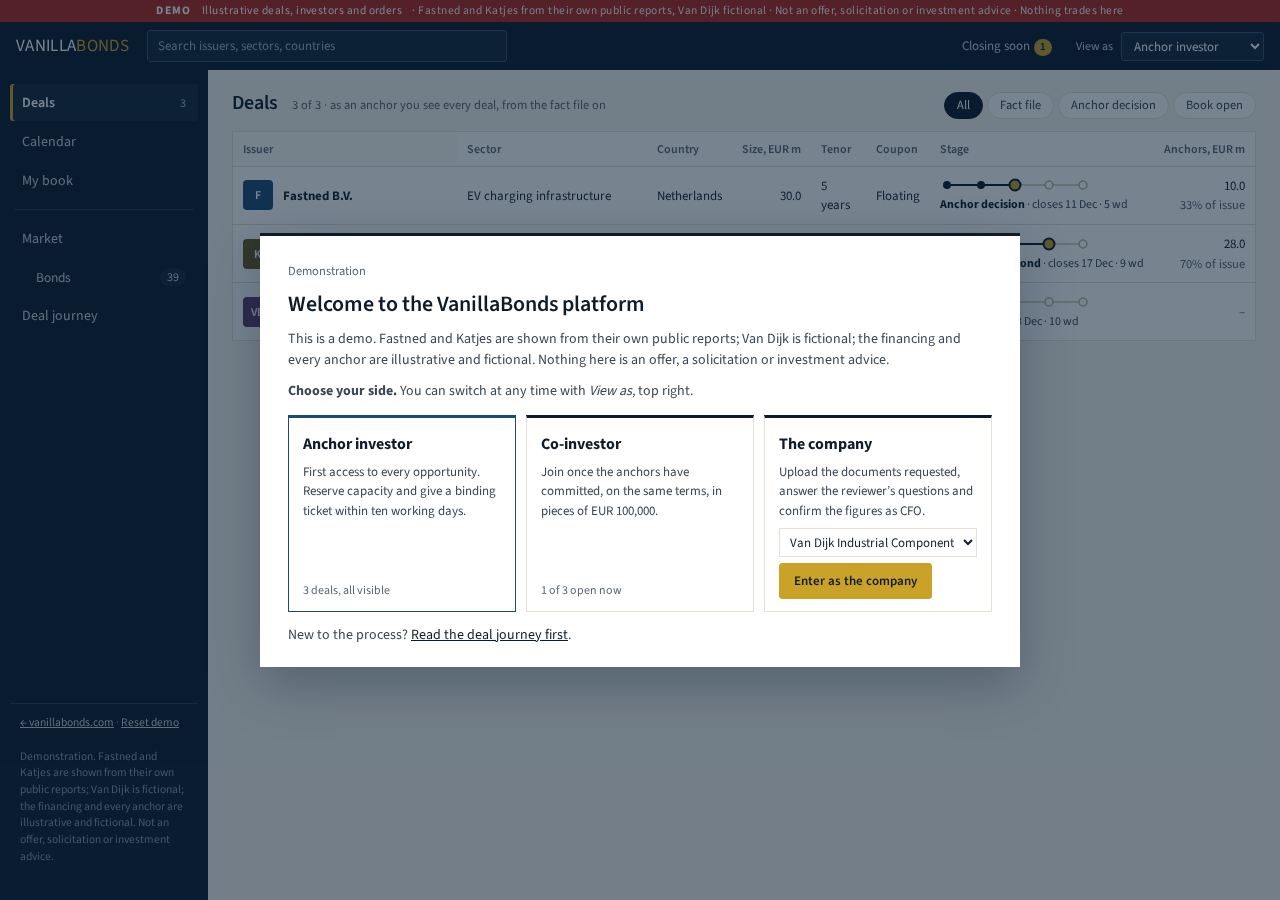
<file: demo.html>
<!DOCTYPE html>
<html lang="en">
<head>
<meta charset="UTF-8">
<meta name="viewport" content="width=device-width, initial-scale=1.0">
<title>VanillaBonds — Platform demo</title>
<meta name="description" content="The VanillaBonds platform demo has moved to app.html.">
<meta http-equiv="refresh" content="0;url=app.html">
<link rel="canonical" href="https://vanillabonds.com/app.html">
<link rel="icon" href="favicon.ico" sizes="48x48">
<link rel="stylesheet" href="assets/css/tokens.css">
<link rel="stylesheet" href="assets/css/site.css">
</head>
<body class="wrap legal-page">
<p>The platform demo has moved — <a href="app.html">continue to the platform demo</a>.</p>
</body>
</html>
</file>
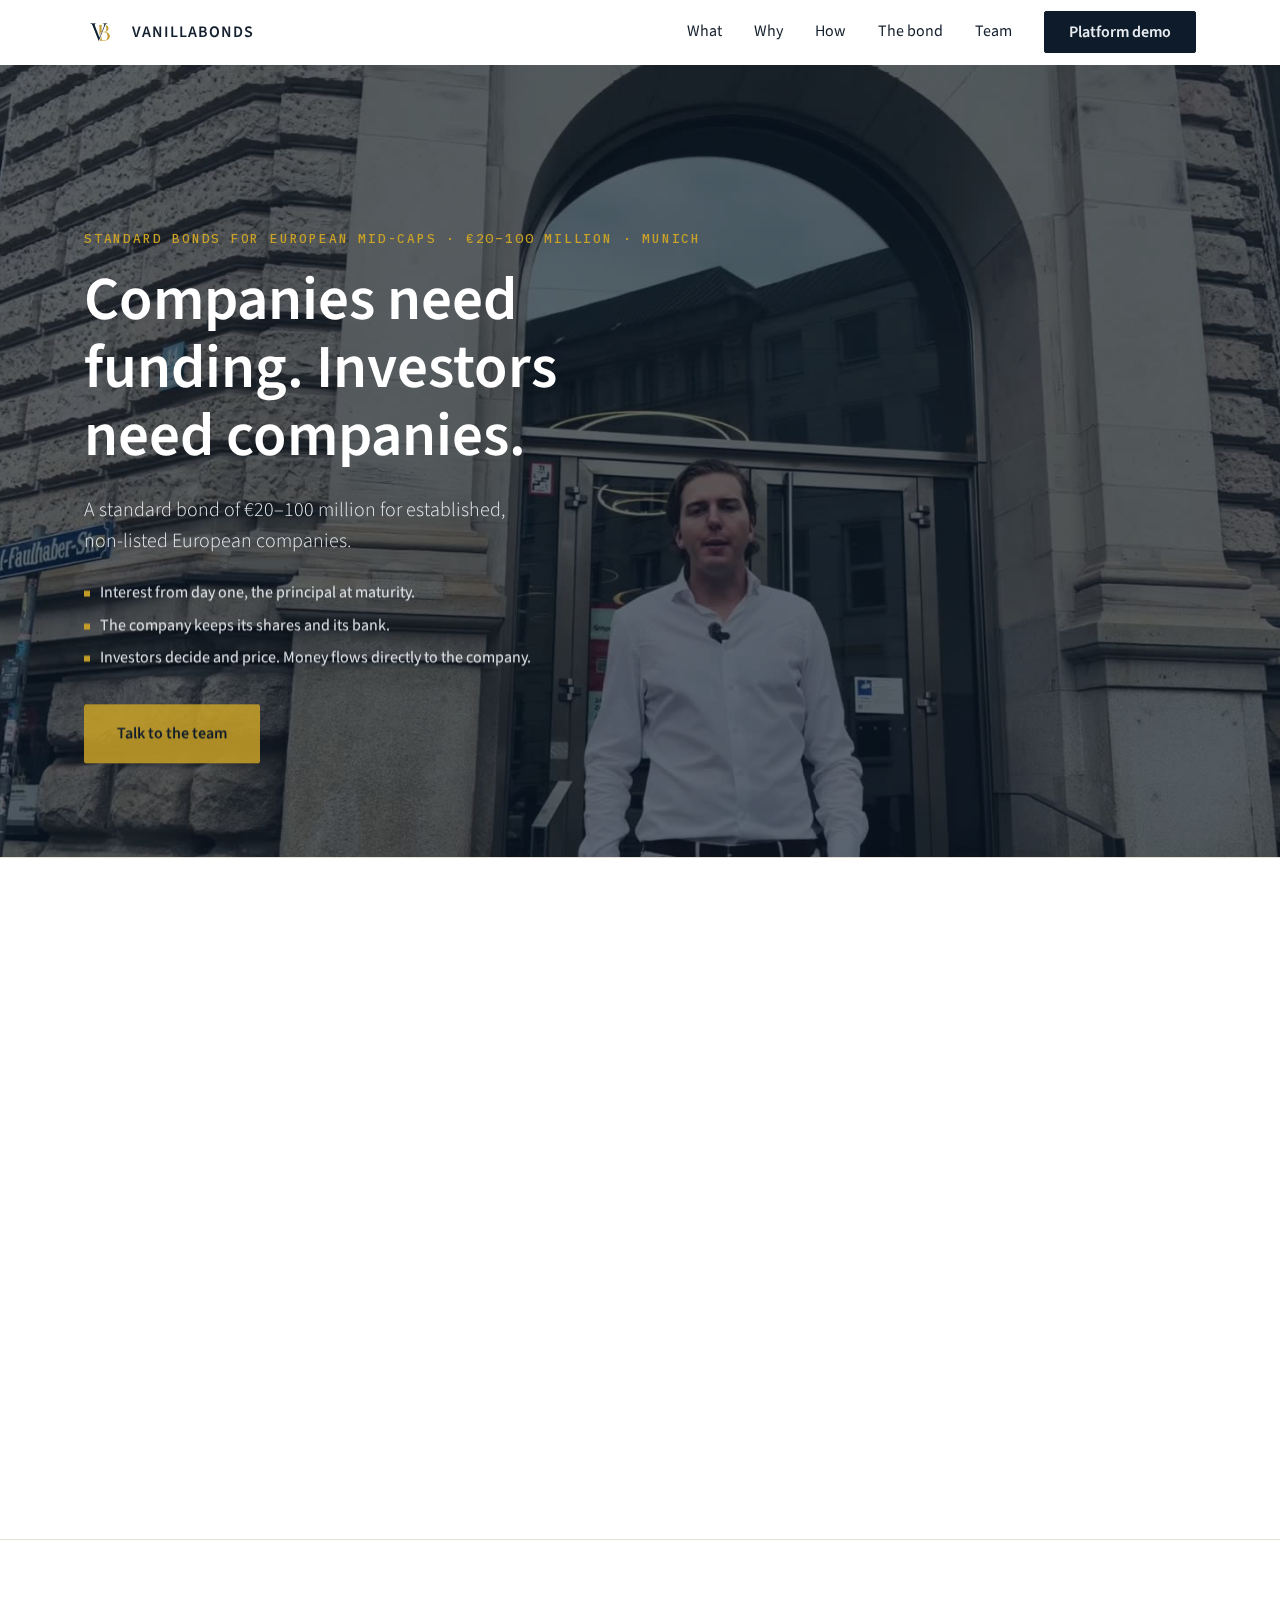
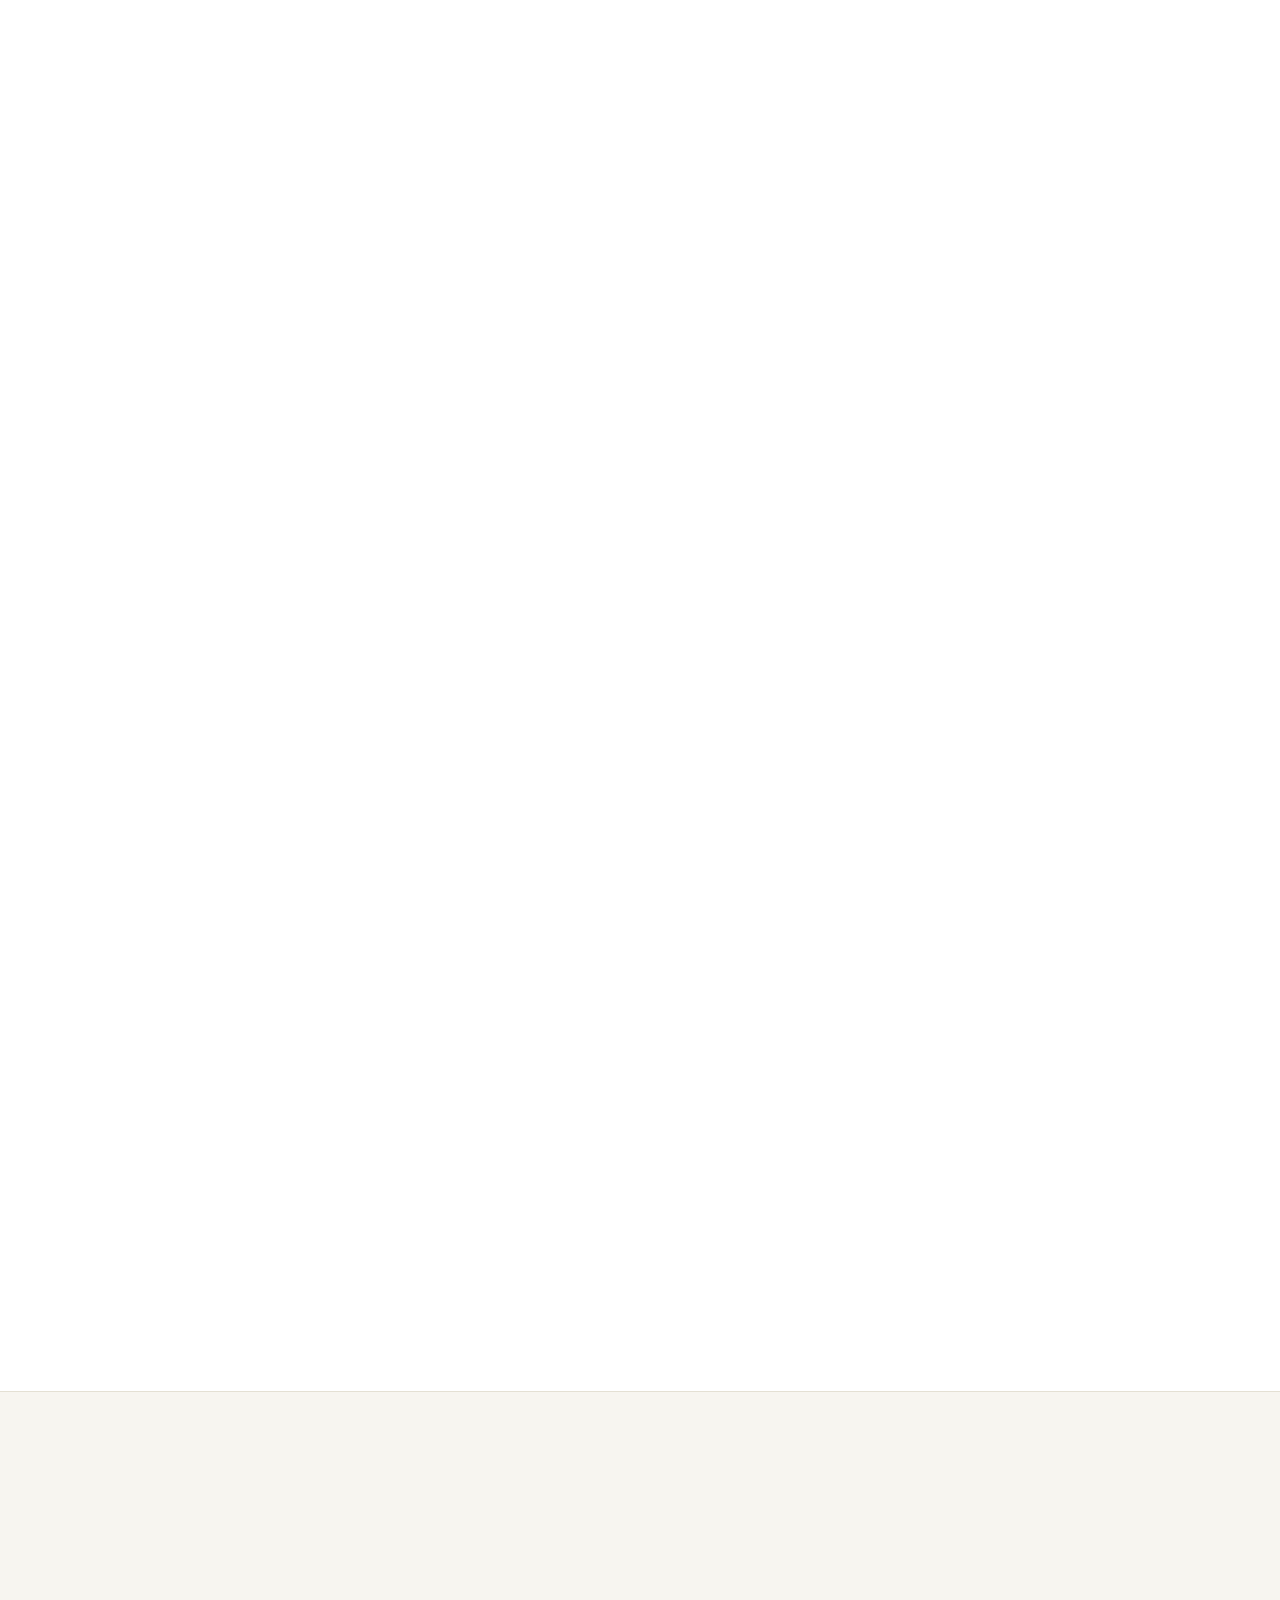
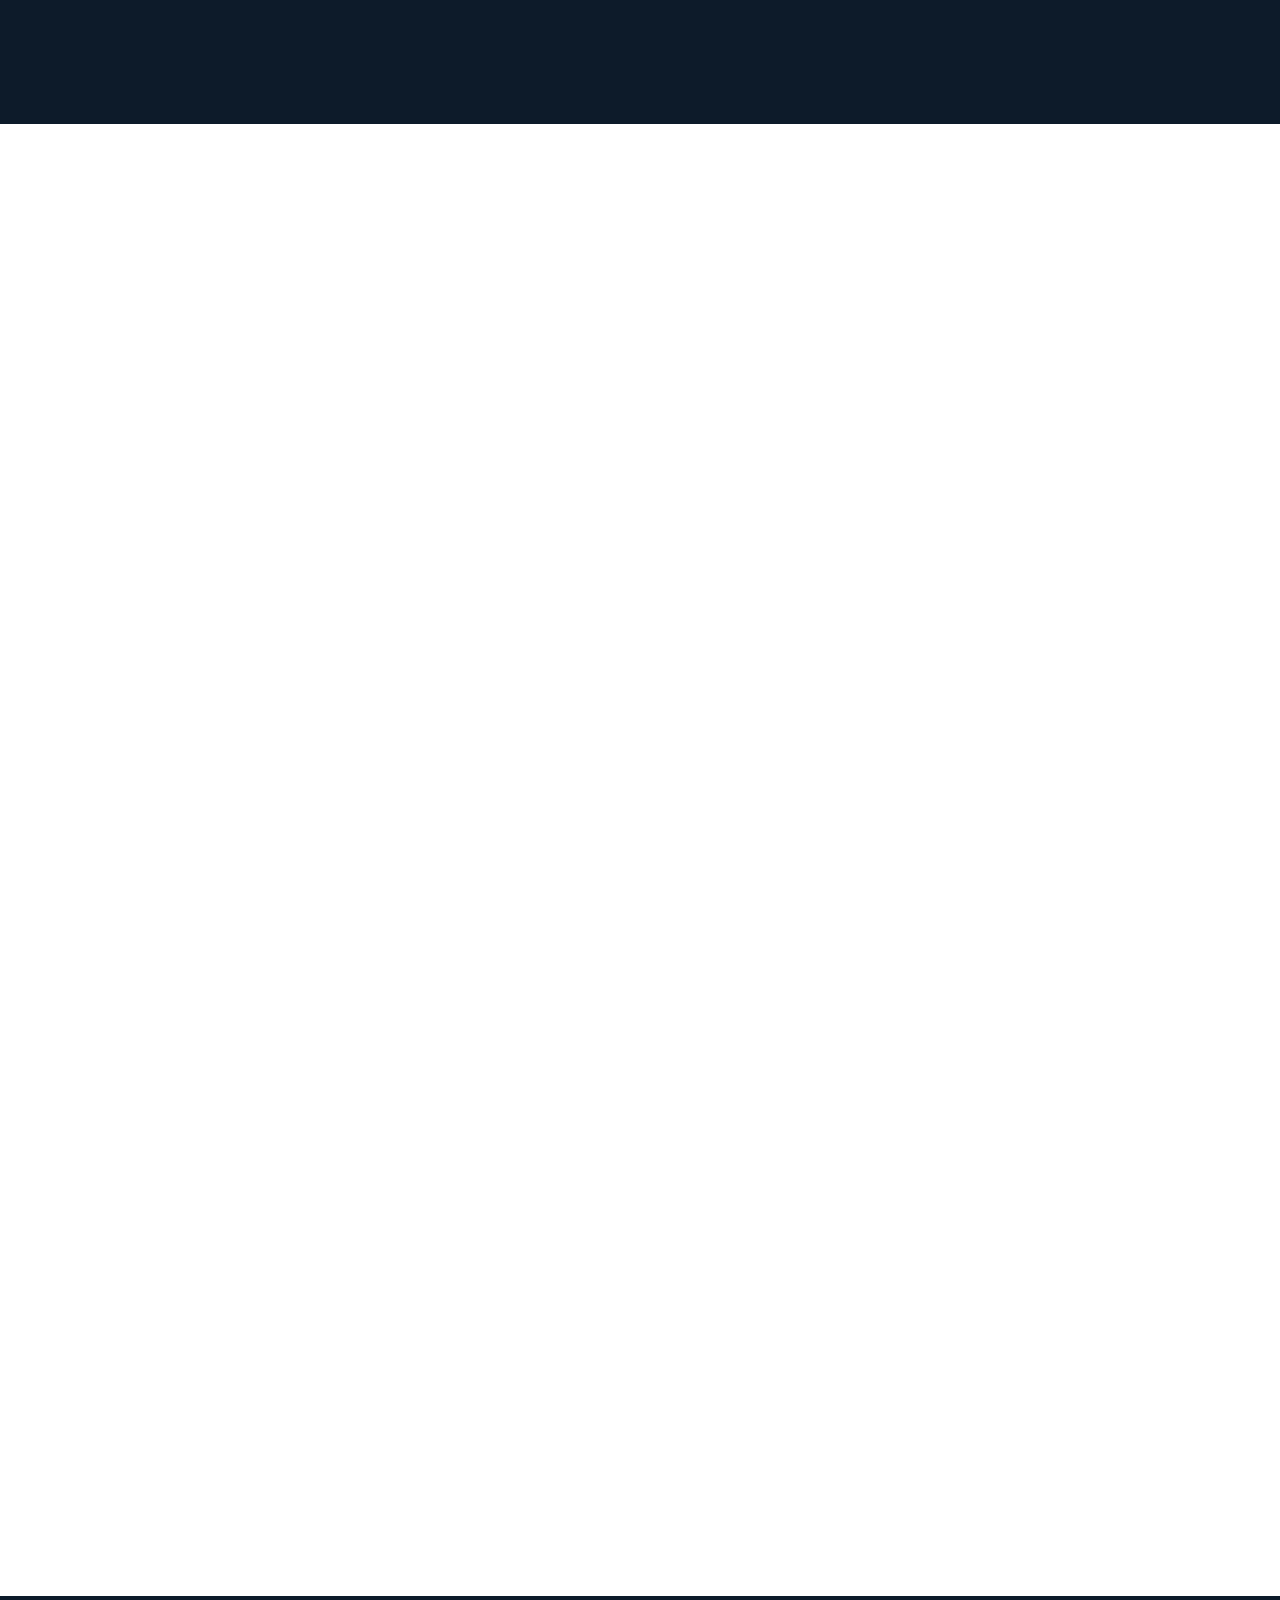
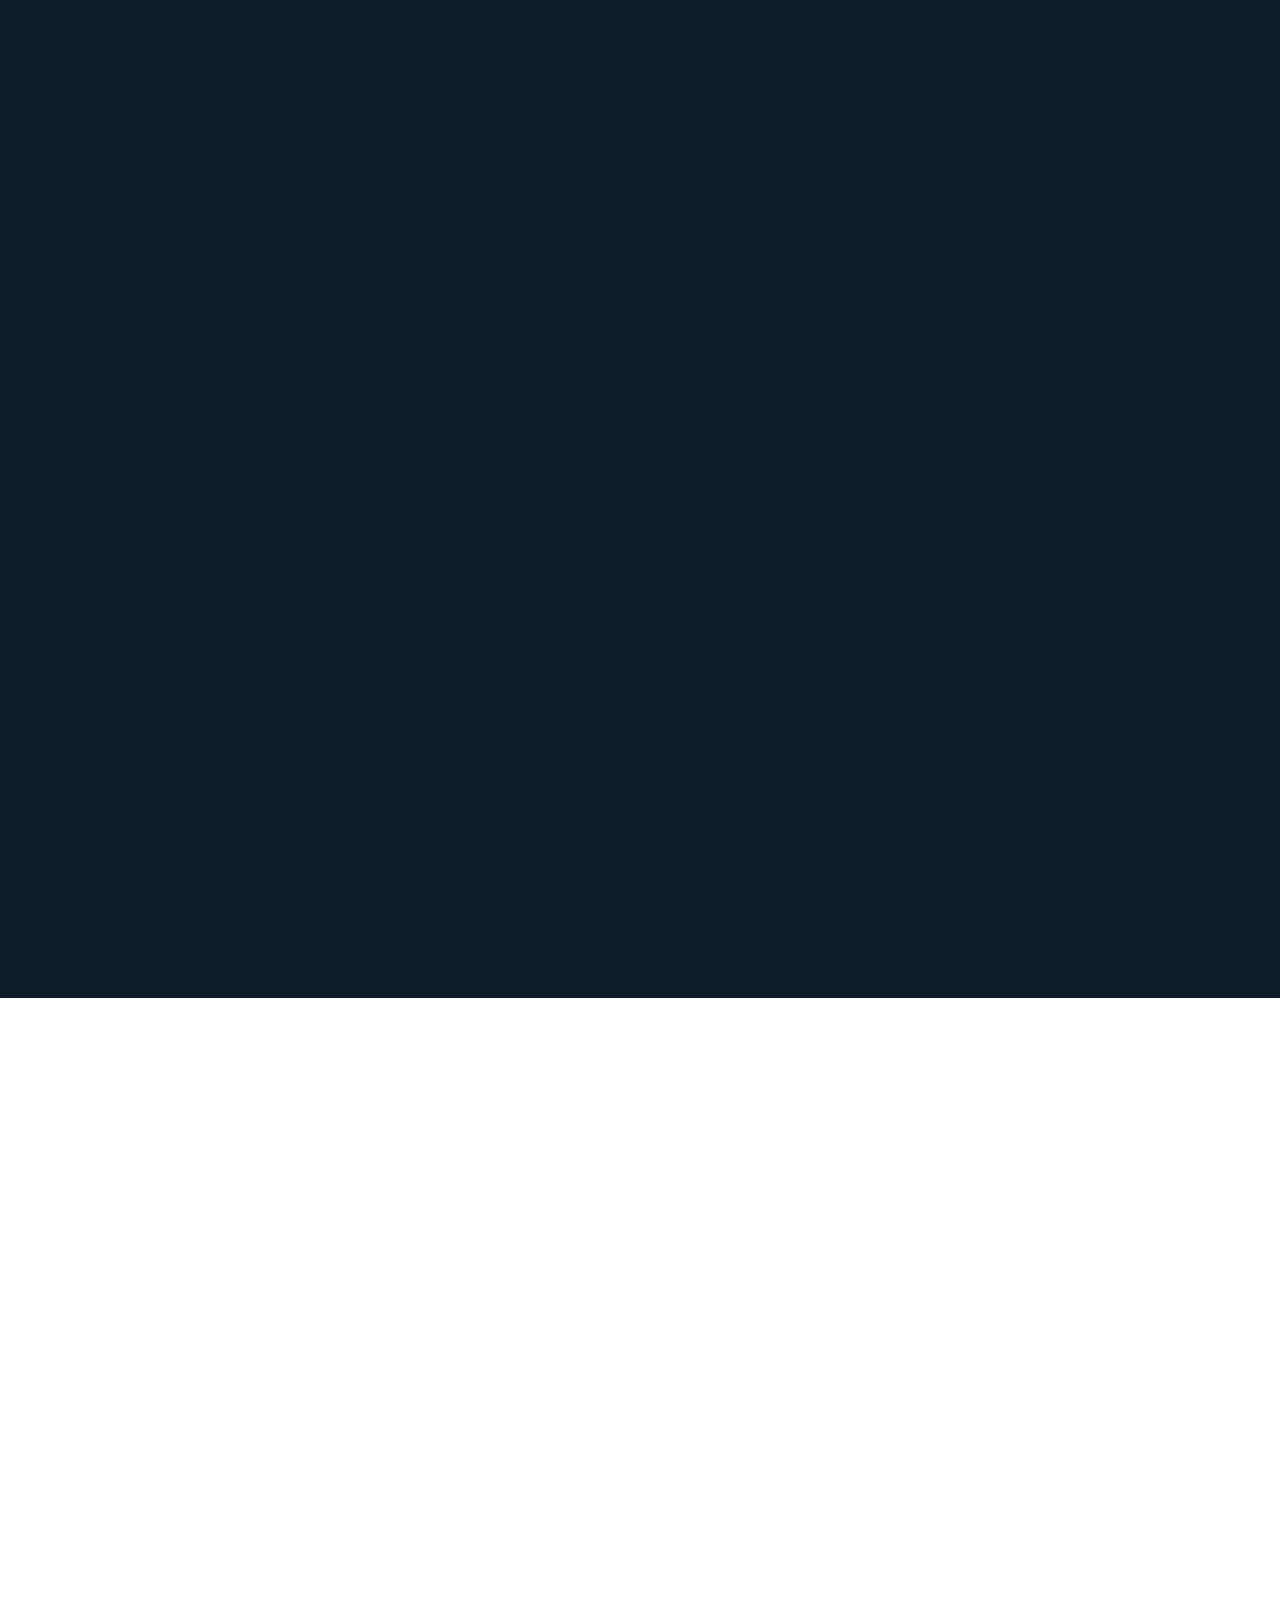
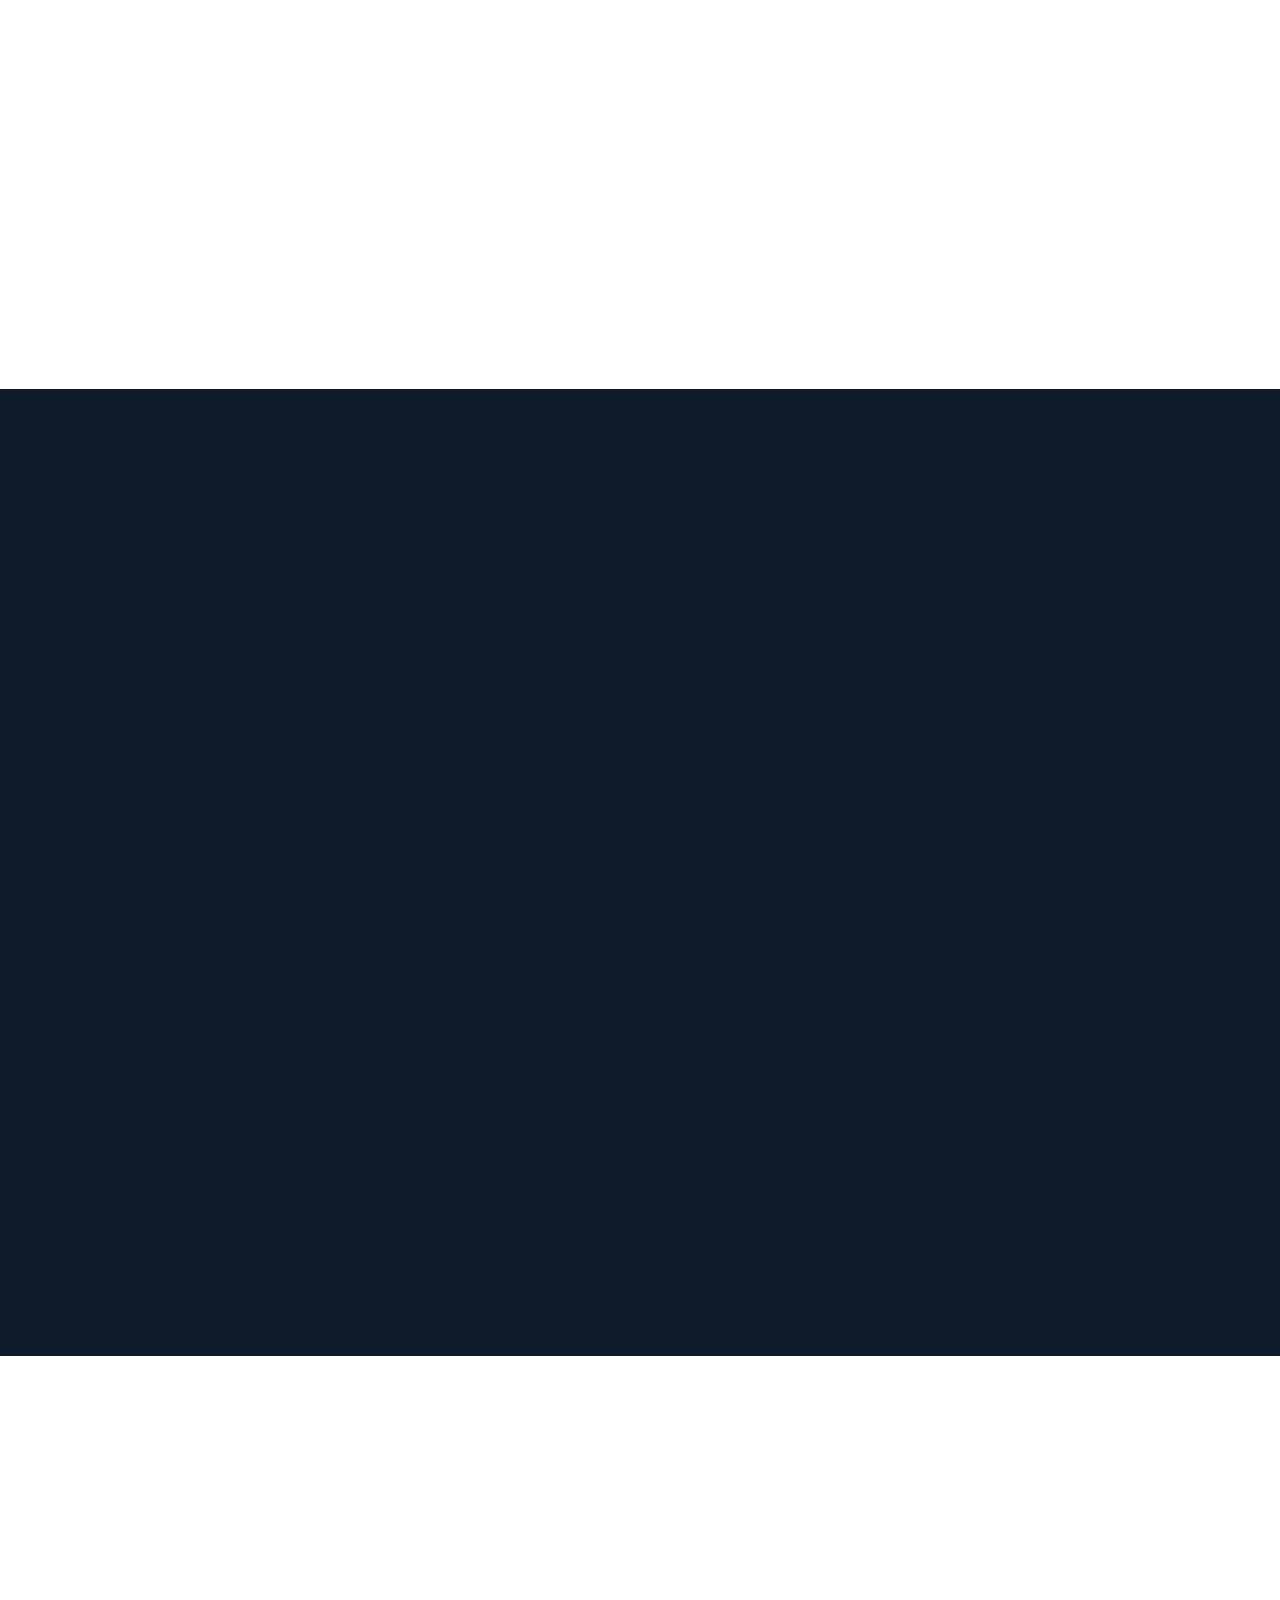
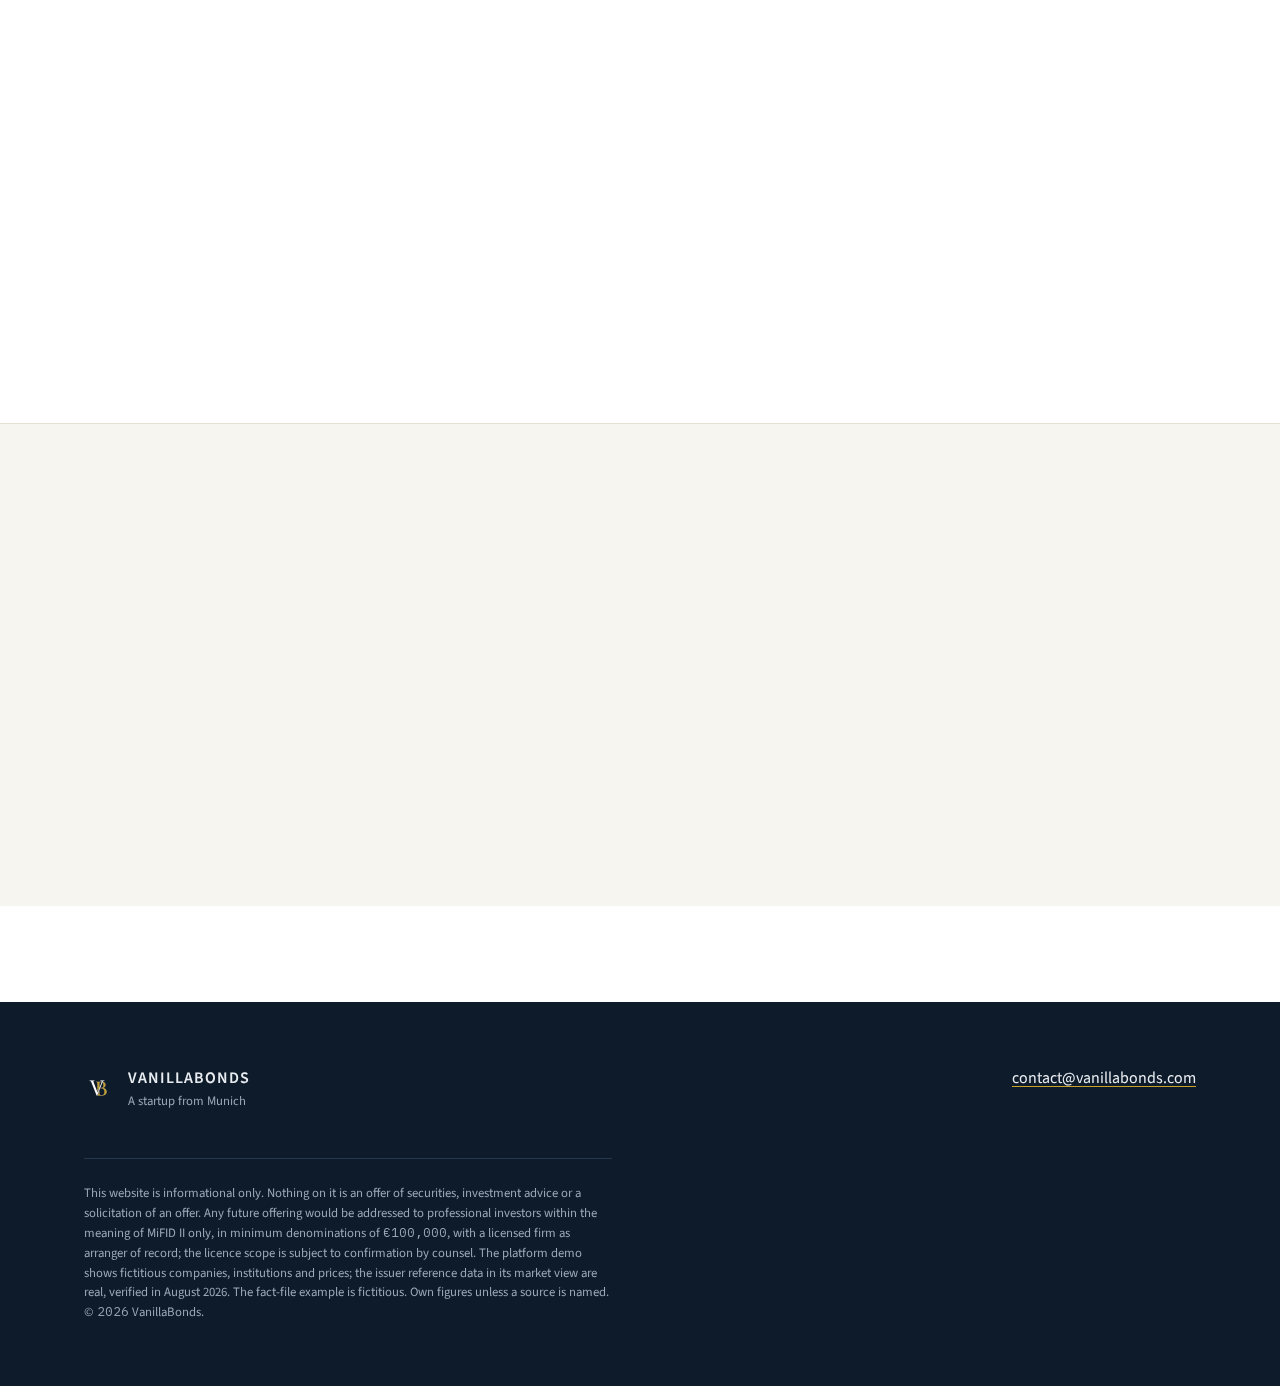
<file: investors.html>
<!DOCTYPE html>
<html lang="en">
<head>
<meta charset="UTF-8">
<meta name="viewport" content="width=device-width, initial-scale=1.0">
<title>VanillaBonds — For investors</title>
<meta name="description" content="This page has moved into the VanillaBonds one-page site.">
<meta http-equiv="refresh" content="0;url=index.html#who">
<link rel="canonical" href="https://vanillabonds.com/index.html">
<link rel="icon" href="favicon.ico" sizes="48x48">
<link rel="stylesheet" href="assets/css/tokens.css">
<link rel="stylesheet" href="assets/css/site.css">
</head>
<body class="wrap legal-page">
<p>The investor page has moved — <a href="index.html#who">continue to vanillabonds.com</a>.</p>
</body>
</html>
</file>
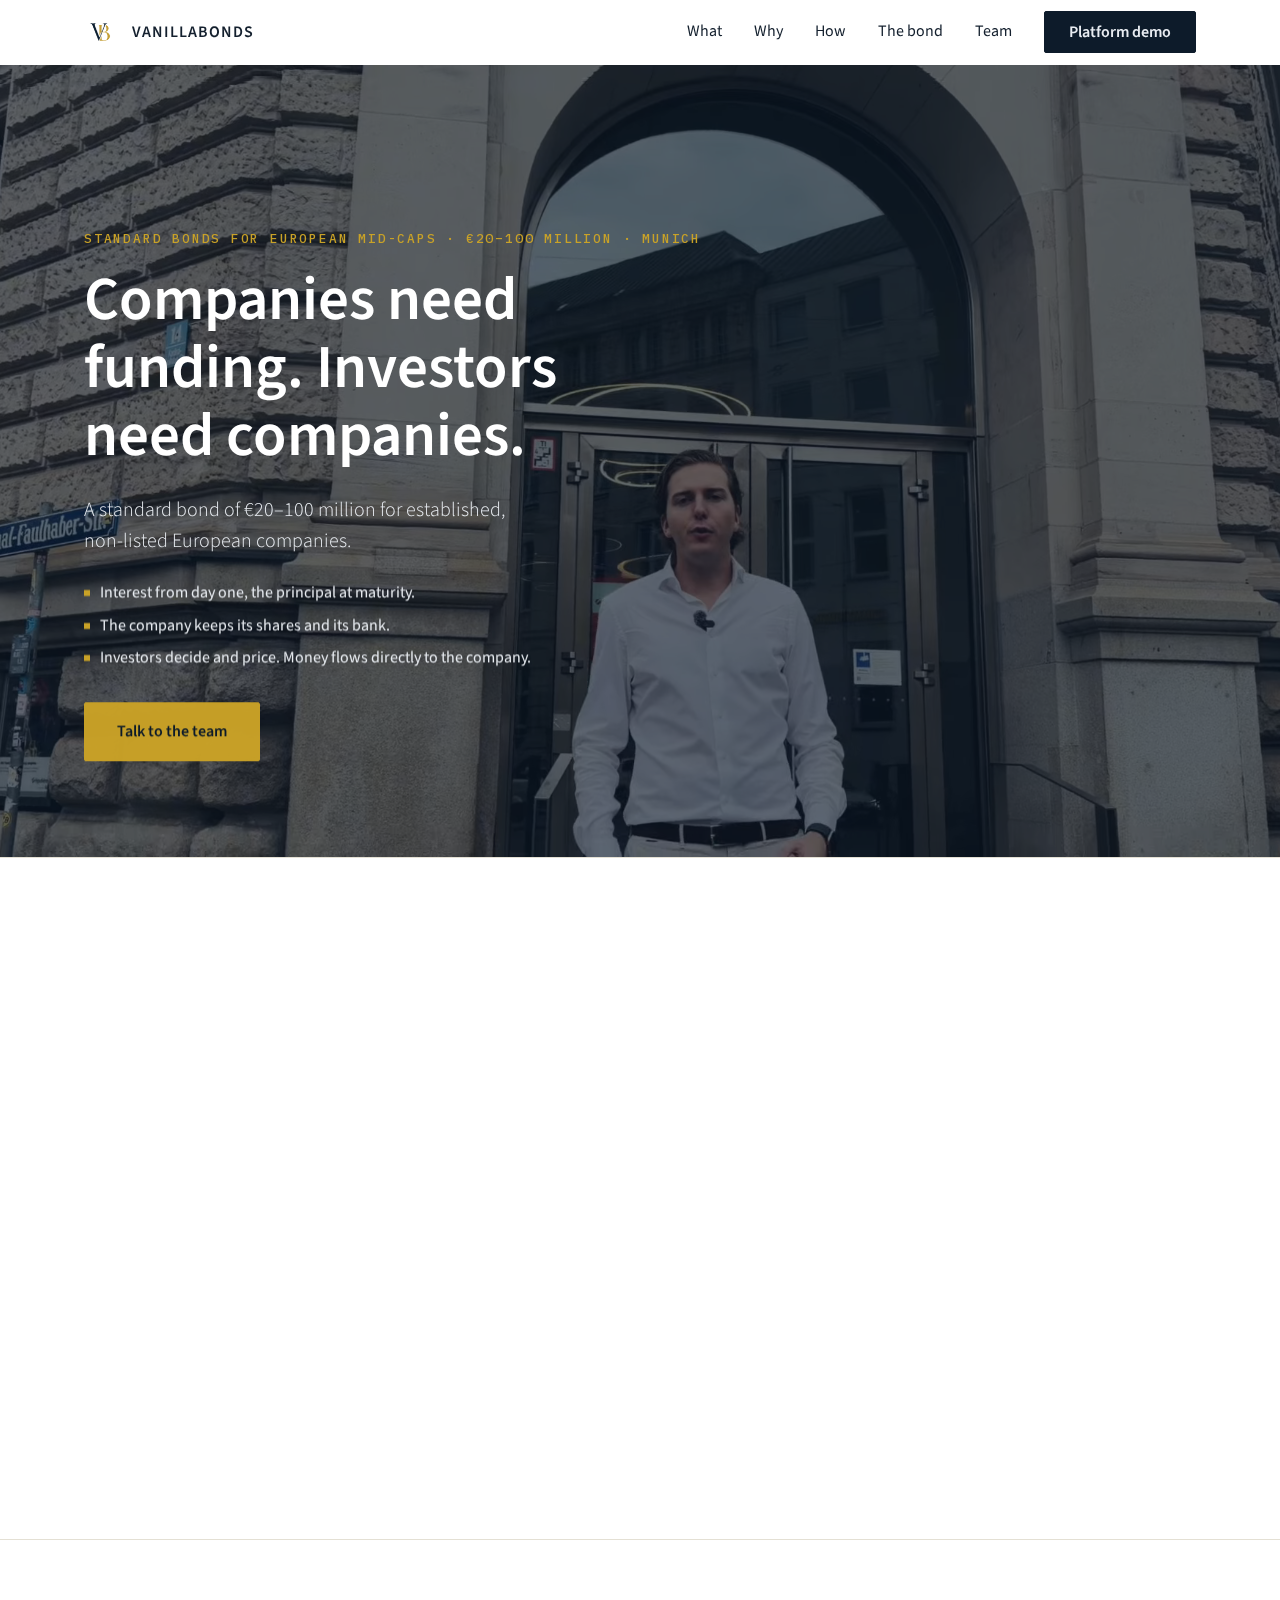
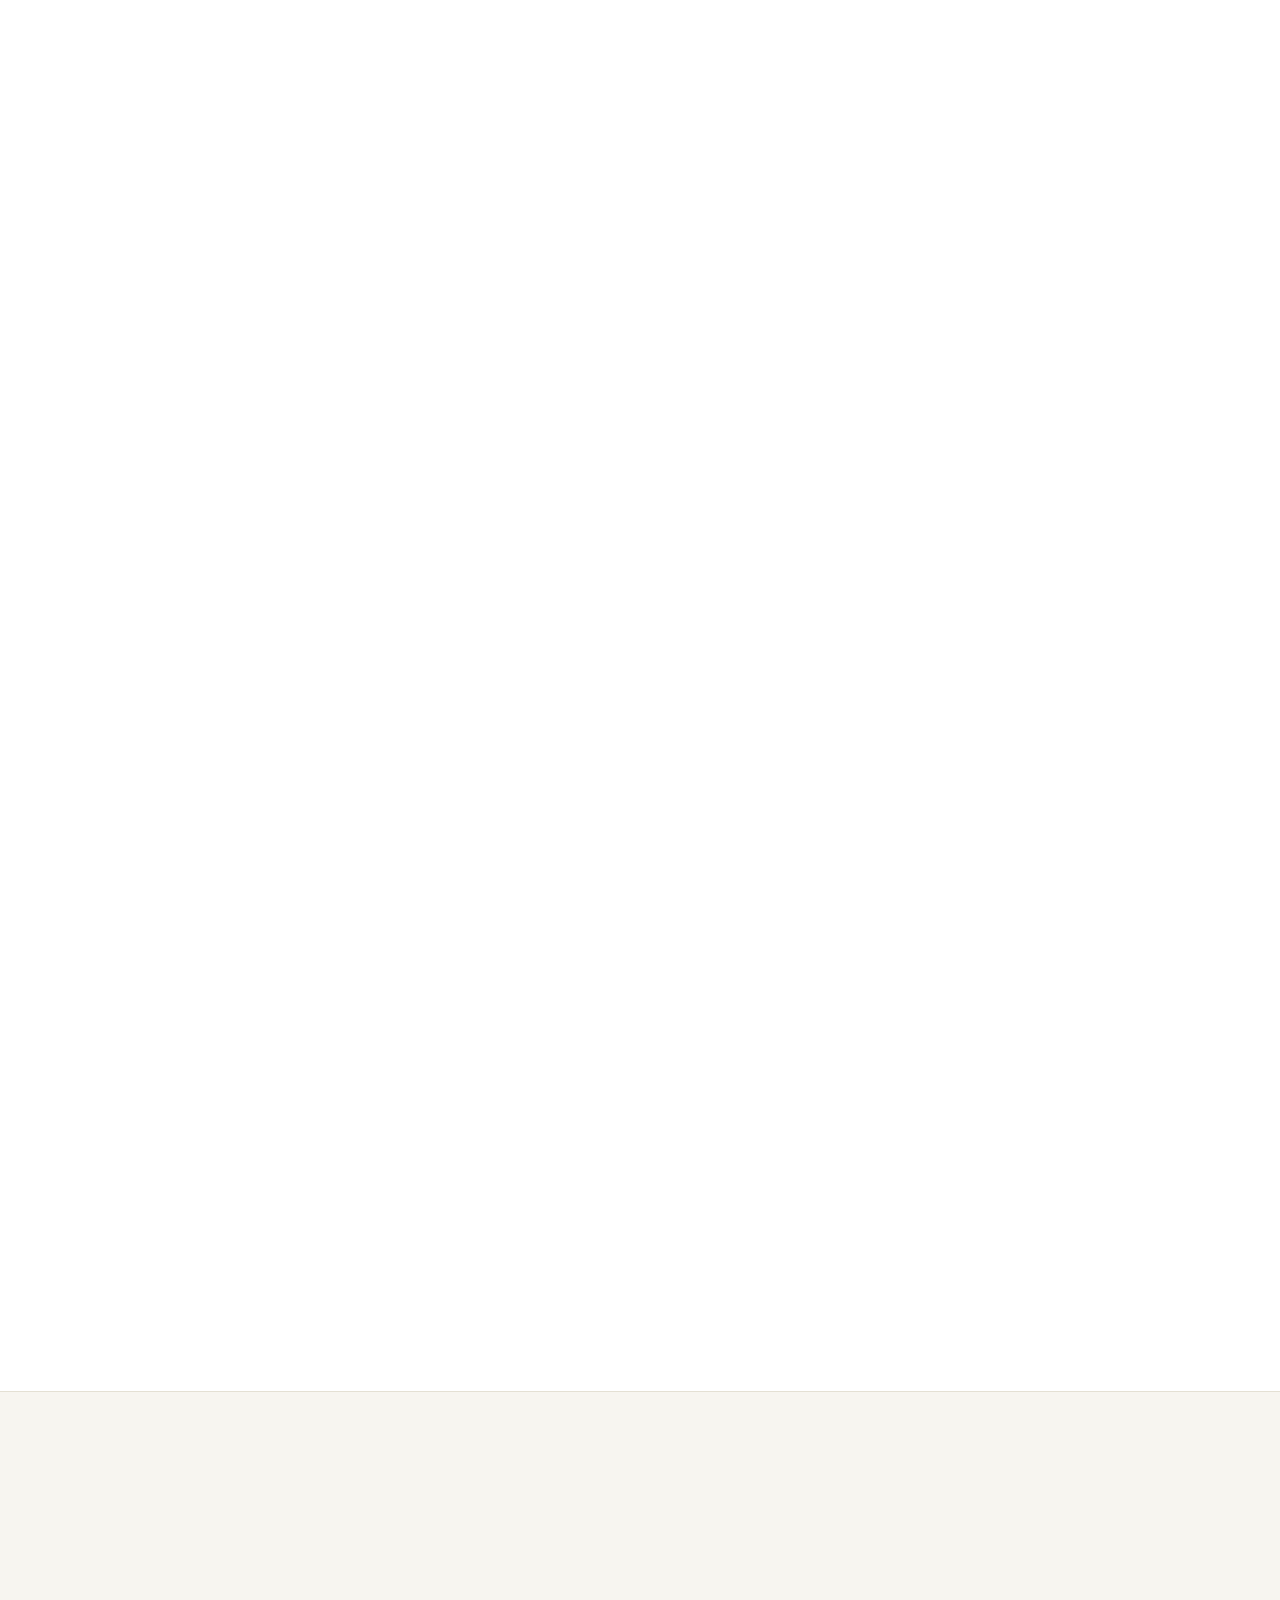
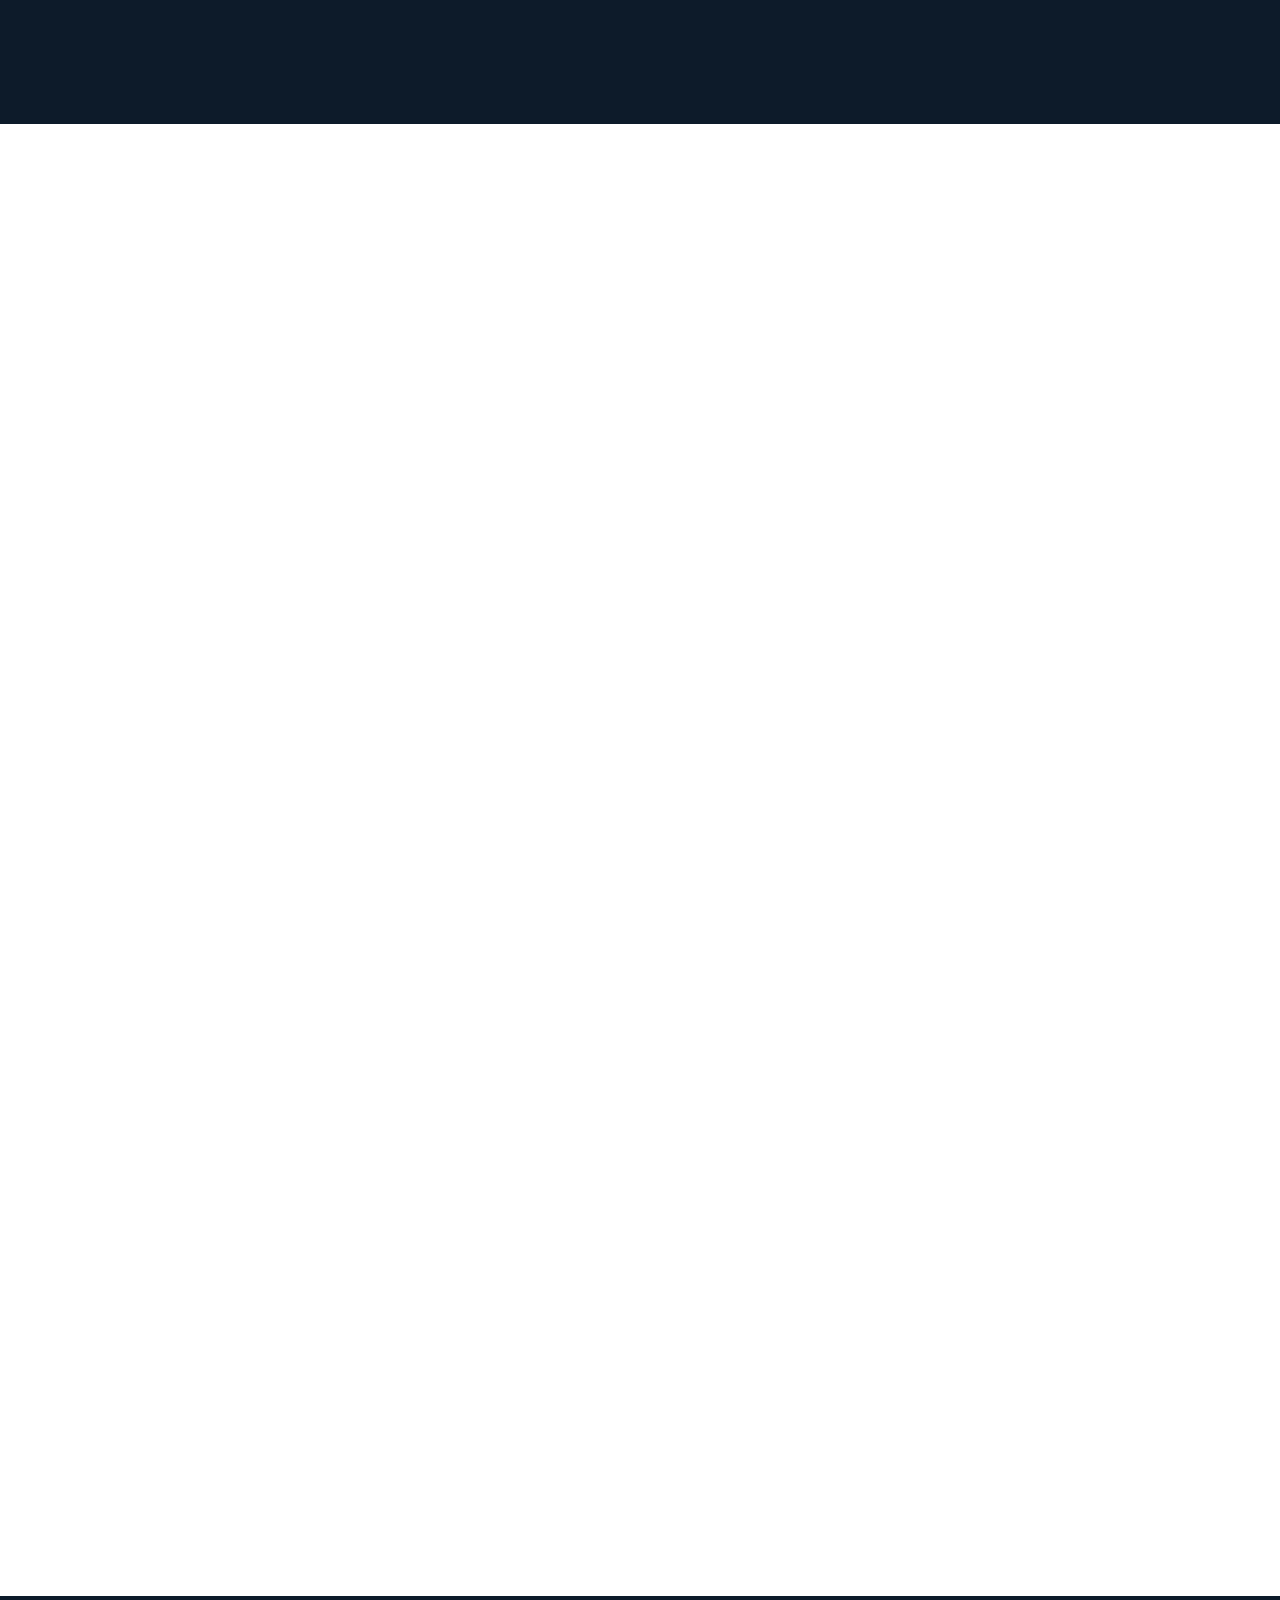
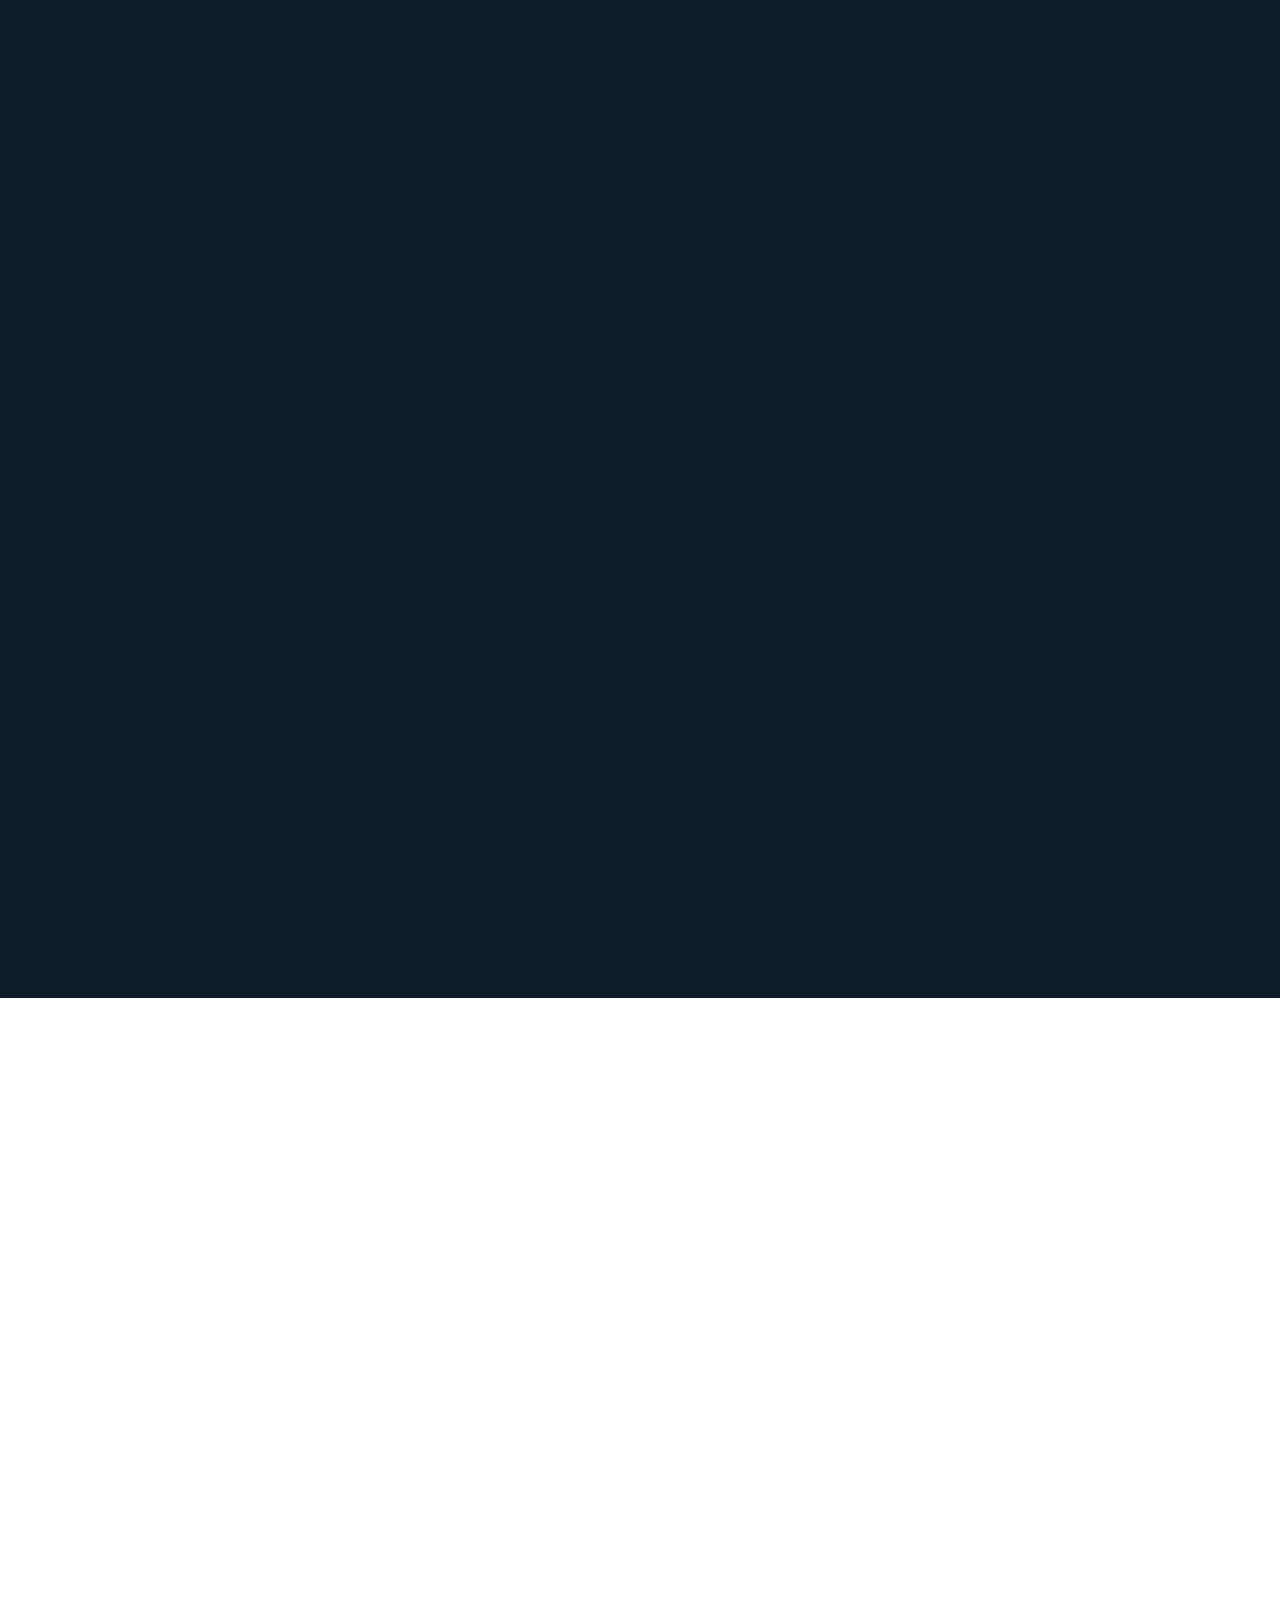
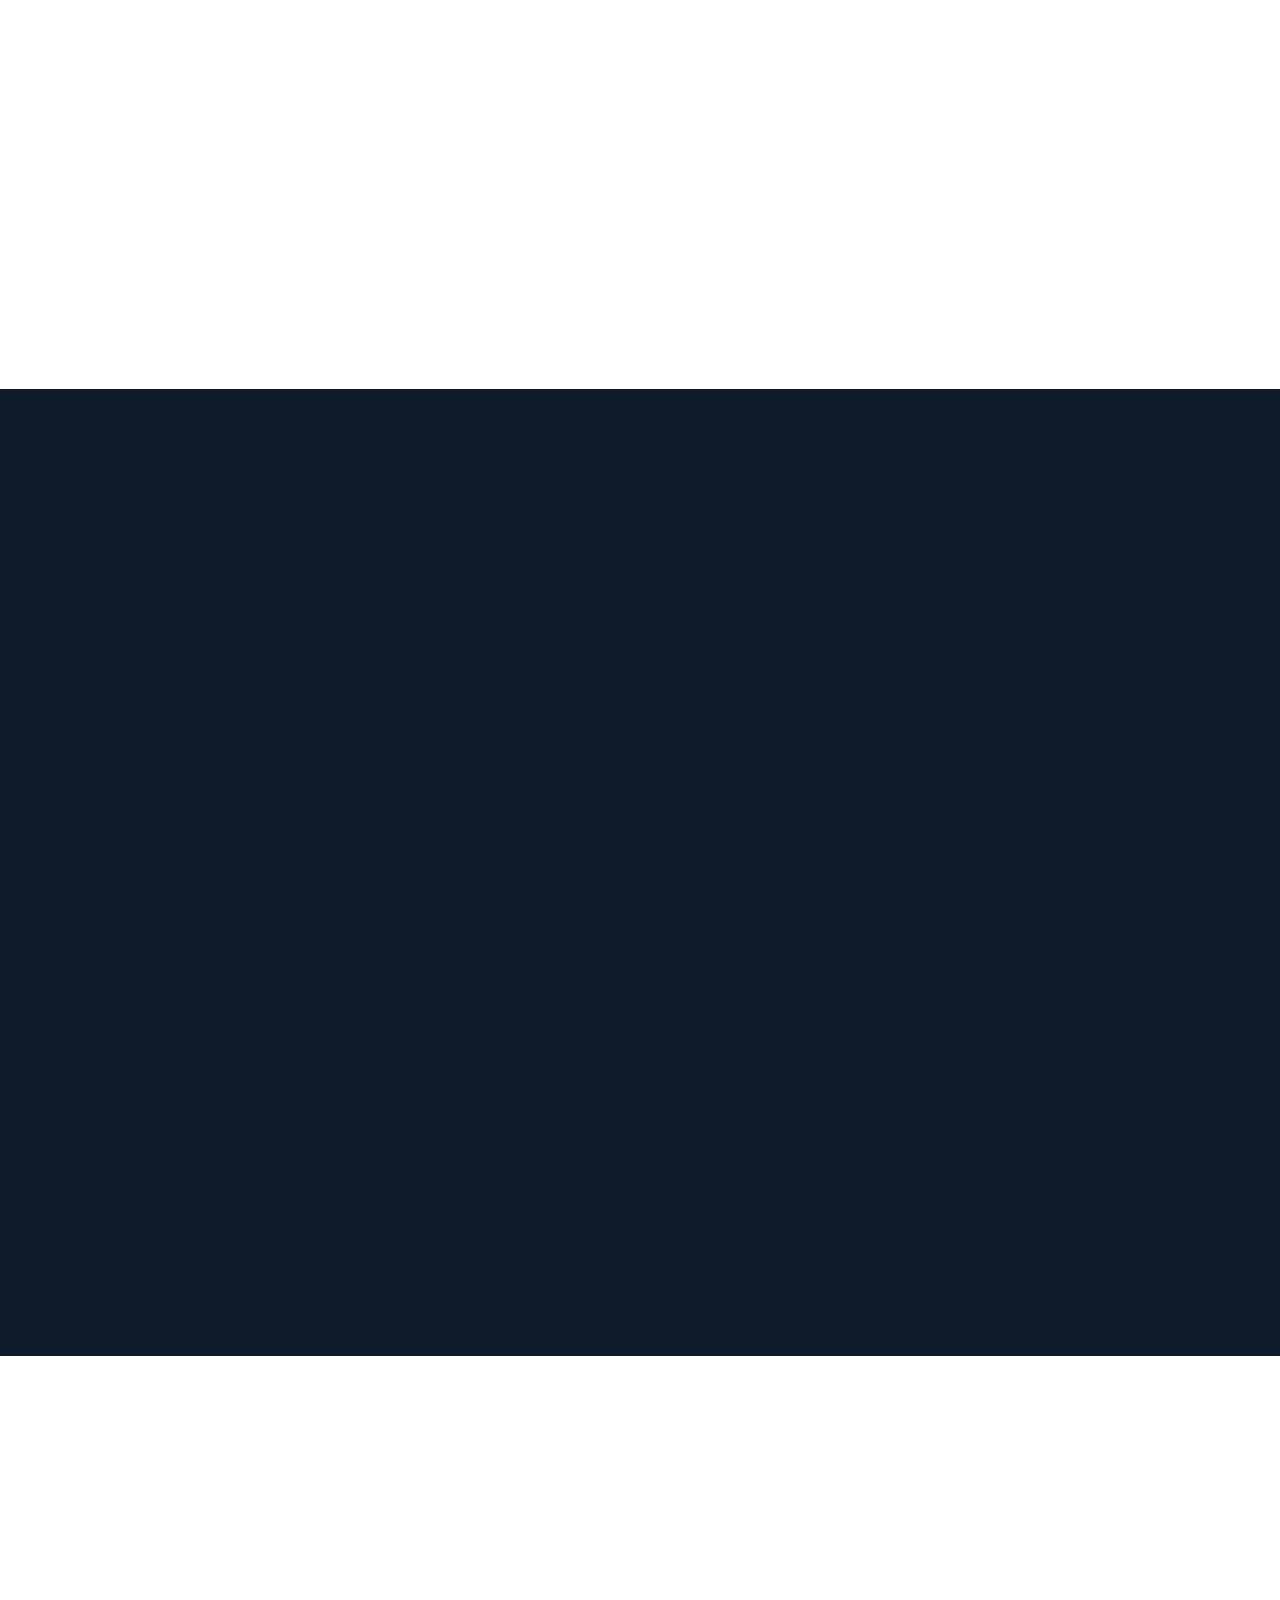
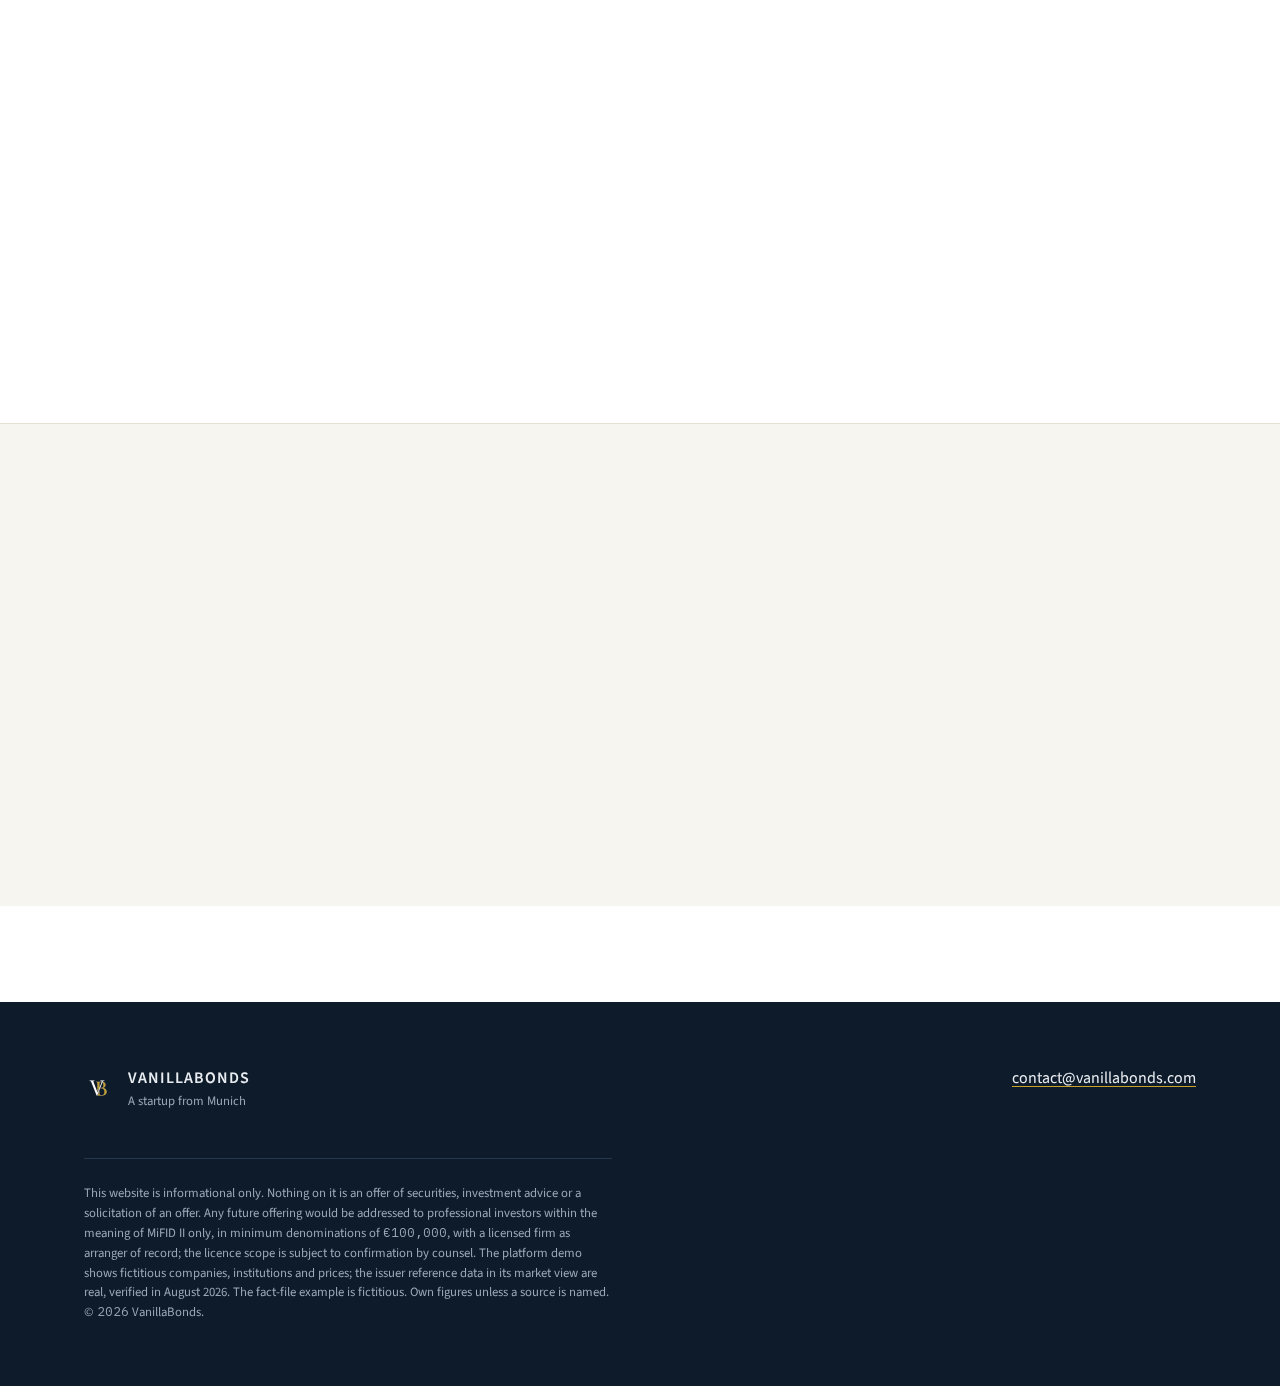
<file: issuers.html>
<!DOCTYPE html>
<html lang="en">
<head>
<meta charset="UTF-8">
<meta name="viewport" content="width=device-width, initial-scale=1.0">
<title>VanillaBonds — For issuers</title>
<meta name="description" content="This page has moved into the VanillaBonds one-page site.">
<meta http-equiv="refresh" content="0;url=index.html#who">
<link rel="canonical" href="https://vanillabonds.com/index.html">
<link rel="icon" href="favicon.ico" sizes="48x48">
<link rel="stylesheet" href="assets/css/tokens.css">
<link rel="stylesheet" href="assets/css/site.css">
</head>
<body class="wrap legal-page">
<p>The issuer page has moved — <a href="index.html#who">continue to vanillabonds.com</a>.</p>
</body>
</html>
</file>
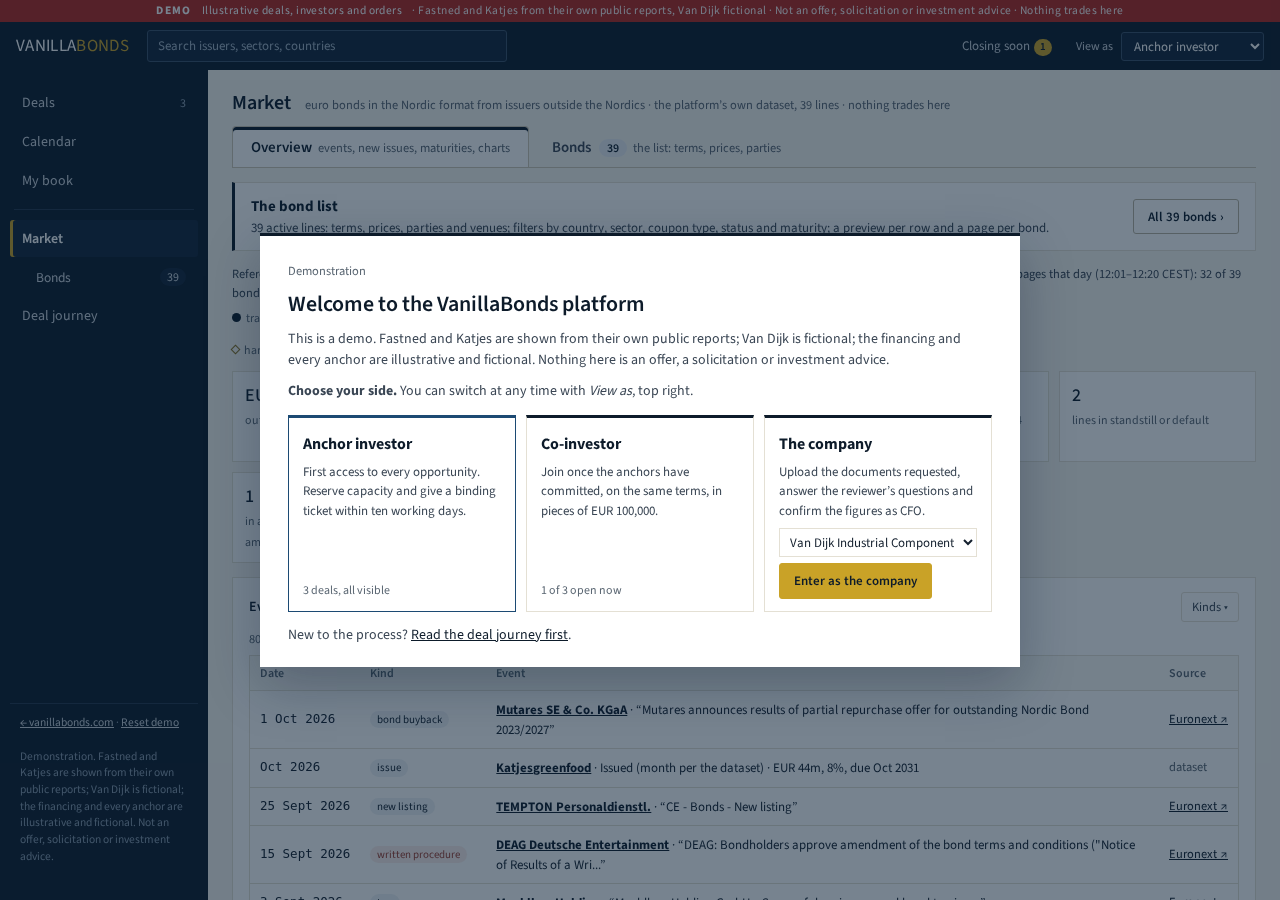
<file: pricing.html>
<!DOCTYPE html>
<html lang="en">
<head>
<meta charset="UTF-8">
<meta name="viewport" content="width=device-width, initial-scale=1.0">
<title>VanillaBonds — Indicative pricing</title>
<meta name="description" content="Pricing reference lives in the market view of the VanillaBonds platform demo.">
<meta http-equiv="refresh" content="0;url=app.html#/market">
<link rel="canonical" href="https://vanillabonds.com/app.html">
<link rel="icon" href="favicon.ico" sizes="48x48">
<link rel="stylesheet" href="assets/css/tokens.css">
<link rel="stylesheet" href="assets/css/site.css">
</head>
<body class="wrap legal-page">
<p>Pricing reference lives in the market view of the platform demo — <a href="app.html#/market">continue to the market</a>.</p>
</body>
</html>
</file>
<file: assets/css/tokens.css>
/* ==========================================================================
   VanillaBonds v6 — design tokens
   The single source of visual truth. Every stylesheet consumes these
   variables; no colour or size value is hardcoded anywhere else.
   Re-skin the site by editing this file only.
   ========================================================================== */

:root {
  /* ---- primitives: colour ---------------------------------------------- */
  --vb-white:        #FFFFFF;
  --vb-gold:         #C9A227;  /* primary accent — rules, borders, underlines, text on navy only */
  --vb-gold-dim:     #856B19;  /* gold carrying text on white — spec'd #9A7C1D measured
                                  3.98:1 (fails the 4.5 floor); darkened to 5.10:1 */
  --vb-navy:         #0D1B2A;  /* secondary accent, footer ground, demo ground */
  --vb-navy-raised:  #13253A;  /* raised surface on navy grounds */
  --vb-ink-900:      #14202E;  /* body ink on light */
  --vb-ink-500:      #5A6672;  /* muted ink on light */
  --vb-ink-inv:      #E8ECF1;  /* body ink on navy */
  --vb-ink-inv-mut:  #9AA8B8;  /* muted ink on navy */
  --vb-line-warm:    #E4E0D4;  /* hairlines on light */
  --vb-line-navy:    #24374D;  /* hairlines on navy */

  /* status hues (demo pills, wizard verdicts) — decided fresh for v6 */
  --vb-pos:          #4AB187;
  --vb-warn:         #D89A3D;
  --vb-neg:          #E06A62;  /* 4.73:1 on navy-raised (#D95F57 measured 4.23, failed) */
  --vb-info:         #6C9BC9;
  --vb-neutral:      #8A97A5;

  /* data-display palette (demo charts; anchor/open book bars) */
  --vb-data-a:       #C9A227;  /* anchor / highlight series = gold */
  --vb-data-b:       #6C9BC9;  /* second series (open book) */
  --vb-chart-1:      #4AB187;  /* energy transition */
  --vb-chart-2:      #6C9BC9;  /* industrials */
  --vb-chart-3:      #C9A227;  /* consumer */
  --vb-chart-4:      #A08BC8;  /* services */
  --vb-chart-5:      #56B4C4;  /* healthcare */
  --vb-chart-6:      #9DAE62;  /* shipping */
  --vb-chart-7:      #C7804E;  /* energy */
  --vb-chart-8:      #8A97A5;  /* financials */

  /* ---- semantic: theme (light defaults; demo scope overrides below) ---- */
  --vb-ground:        var(--vb-white);
  --vb-ground-raised: var(--vb-white);
  --vb-ground-alt:    #F7F5F0;             /* warm paper for alternating sections */
  --vb-ink:           var(--vb-ink-900);
  --vb-ink-muted:     var(--vb-ink-500);
  --vb-hairline:      var(--vb-line-warm);
  --vb-accent:        var(--vb-gold);      /* non-text accent uses */
  --vb-accent-ink:    var(--vb-gold-dim);  /* accent when it carries text */
  --vb-link-ink:      var(--vb-ink-900);
  --vb-link-line:     var(--vb-gold);
  --vb-focus:         var(--vb-gold-dim);

  /* inverse surface (navy footer on light pages) */
  --vb-inv-ground:    var(--vb-navy);
  --vb-inv-ink:       var(--vb-ink-inv);
  --vb-inv-ink-muted: var(--vb-ink-inv-mut);
  --vb-inv-hairline:  var(--vb-line-navy);

  /* hero video overlay: navy at 65% — measured worst-frame headline contrast
     4.58:1 with #E8ECF1 text, ~5.4:1 with white; 60% failed at 3.87:1 */
  --vb-overlay:       rgba(13, 27, 42, 0.65);

  /* ---- platform app (app.html, dossier.html; 21 Oct 2026): dark chrome, light paper, gold = the ONE action colour ---- */
  --vb-action:        var(--vb-gold);      /* the filled primary button; navy ink on it measures 7.2:1 */
  --vb-action-ink:    var(--vb-navy);
  --vb-rail-ink:      #C9D1DA;             /* text on the navy rail and top bar, 11.3:1 */
  --vb-rail-ink-mut:  #8A9BAE;             /* muted text on navy, 6.1:1 */
  --vb-rail-line:     var(--vb-line-navy);

  /* ---- type ------------------------------------------------------------ */
  --vb-font-body:    "Source Sans 3", "Helvetica Neue", Arial, sans-serif;
  --vb-font-display: var(--vb-font-body);  /* display = Source Sans 3 600 (Gate-1 choice a) */
  --vb-font-mono:    "IBM Plex Mono", "SF Mono", Menlo, monospace;

  /* 1.250 minor-third scale, 1rem = 16px */
  --vb-text-0: 0.8rem;    /* 12.8px — legal, eyebrows, table meta */
  --vb-text-1: 1rem;      /* 16px  — body */
  --vb-text-2: 1.25rem;   /* 20px  — lead, h4 */
  --vb-text-3: 1.563rem;  /* 25px  — h3 */
  --vb-text-4: 1.953rem;  /* 31px  — h2 */
  --vb-text-5: 2.441rem;  /* 39px  — h1 mobile / section display */
  --vb-text-6: 3.052rem;  /* 49px  — h1 desktop */
  --vb-text-7: 3.815rem;  /* 61px  — hero display, 1440+ only */

  --vb-w-light: 300;
  --vb-w-reg:   400;
  --vb-w-semi:  600;
  --vb-w-mono-med: 500;

  --vb-lh-display: 1.12;
  --vb-lh-heading: 1.25;
  --vb-lh-body:    1.55;

  --vb-ls-eyebrow: 0.14em;   /* uppercase kickers */
  --vb-ls-wide:    0.06em;   /* wordmark, small caps-ish labels */

  /* ---- space (8px base; -05 is the half-step) -------------------------- */
  --vb-space-05: 4px;
  --vb-space-1:  8px;
  --vb-space-2:  16px;
  --vb-space-3:  24px;
  --vb-space-4:  32px;
  --vb-space-5:  48px;
  --vb-space-6:  64px;
  --vb-space-7:  96px;
  --vb-space-8:  128px;

  /* ---- layout ---------------------------------------------------------- */
  --vb-container: 1160px;
  --vb-measure:   64ch;      /* prose max-measure */
  --vb-nav-h:     64px;

  /* ---- shape ----------------------------------------------------------- */
  --vb-radius:    2px;
  --vb-radius-0:  0px;
  --vb-hairline-w: 1px;
  --vb-rule-w:     2px;

  /* ---- motion ---------------------------------------------------------- */
  --vb-dur-1: 120ms;         /* hover, focus, underline */
  --vb-dur-2: 240ms;         /* reveals, drawer, header state */
  --vb-ease:  cubic-bezier(0.3, 0, 0.35, 1);

  /* ---- stacking -------------------------------------------------------- */
  --vb-z-nav:    100;
  --vb-z-drawer: 200;
}

/* ==========================================================================
   Dark theme — demo.html only. <html data-theme="demo">.
   Token substitution only: no separate dark stylesheet, no .dark- classes.
   ========================================================================== */
[data-theme="demo"] {
  --vb-ground:        var(--vb-navy);
  --vb-ground-raised: var(--vb-navy-raised);
  --vb-ground-alt:    var(--vb-navy-raised);
  --vb-ink:           var(--vb-ink-inv);
  --vb-ink-muted:     var(--vb-ink-inv-mut);
  --vb-hairline:      var(--vb-line-navy);
  --vb-accent:        var(--vb-gold);
  --vb-accent-ink:    var(--vb-gold);      /* full gold may carry text on navy */
  --vb-link-ink:      var(--vb-ink-inv);
  --vb-link-line:     var(--vb-gold);
  --vb-focus:         var(--vb-gold);

  /* inverse surface flips back to light-on-navy context (rarely used in demo) */
  --vb-inv-ground:    var(--vb-navy-raised);
  --vb-inv-ink:       var(--vb-ink-inv);
  --vb-inv-ink-muted: var(--vb-ink-inv-mut);
  --vb-inv-hairline:  var(--vb-line-navy);
}

/* ==========================================================================
   Motion policy lives with the tokens: reduced motion zeroes every duration.
   ========================================================================== */
@media (prefers-reduced-motion: reduce) {
  :root {
    --vb-dur-1: 0ms;
    --vb-dur-2: 0ms;
  }
}
</file>
<file: assets/css/site.css>
/* ==========================================================================
   VanillaBonds v6 — site components (light theme pages)
   Consumes tokens.css exclusively. No hardcoded colours or sizes.
   ========================================================================== */

/* ---- fonts ---------------------------------------------------------------- */
@font-face {
  font-family: "Source Sans 3";
  src: url("../fonts/SourceSans3VF-Upright.otf.woff2") format("woff2-variations");
  font-weight: 200 900;
  font-display: swap;
}
@font-face {
  font-family: "IBM Plex Mono";
  src: url("../fonts/IBMPlexMono-Regular.woff2") format("woff2");
  font-weight: 400;
  font-display: swap;
}
@font-face {
  font-family: "IBM Plex Mono";
  src: url("../fonts/IBMPlexMono-Medium.woff2") format("woff2");
  font-weight: 500;
  font-display: swap;
}

/* ---- base ----------------------------------------------------------------- */
* { margin: 0; padding: 0; box-sizing: border-box; }
html { scroll-behavior: smooth; }
@media (prefers-reduced-motion: reduce) { html { scroll-behavior: auto; } }
body {
  background: var(--vb-ground);
  color: var(--vb-ink);
  font-family: var(--vb-font-body);
  font-weight: var(--vb-w-reg);
  font-size: var(--vb-text-1);
  line-height: var(--vb-lh-body);
  font-variant-numeric: tabular-nums lining-nums;
  -webkit-font-smoothing: antialiased;
}
img, video { max-width: 100%; height: auto; }
a { color: var(--vb-link-ink); text-decoration: underline; text-decoration-color: var(--vb-link-line); text-underline-offset: 3px; }
a:hover { color: var(--vb-accent-ink); }
:focus-visible { outline: var(--vb-rule-w) solid var(--vb-focus); outline-offset: 2px; }
.num { font-family: var(--vb-font-mono); }

.skip {
  position: absolute; left: -999px; top: 0; z-index: calc(var(--vb-z-nav) + 1);
  background: var(--vb-ground); color: var(--vb-ink);
  padding: var(--vb-space-1) var(--vb-space-2);
}
.skip:focus { left: 0; }

.wrap { max-width: var(--vb-container); margin: 0 auto; padding-left: var(--vb-space-3); padding-right: var(--vb-space-3); }

/* ---- nav ------------------------------------------------------------------ */
.nav {
  position: sticky; top: 0; z-index: var(--vb-z-nav);
  background: var(--vb-ground);
  border-bottom: var(--vb-hairline-w) solid transparent;
  transition: border-color var(--vb-dur-2) var(--vb-ease);
}
.nav.scrolled { border-bottom-color: var(--vb-hairline); }
.nav-inner {
  display: flex; align-items: center; justify-content: space-between;
  height: var(--vb-nav-h);
}
.brand { display: flex; align-items: center; gap: var(--vb-space-2); text-decoration: none; }
.brand img { width: 32px; height: 32px; }
.brand b {
  font-weight: var(--vb-w-semi);
  font-size: var(--vb-text-1);
  letter-spacing: var(--vb-ls-wide);
  color: var(--vb-ink);
}
.nav-links { display: flex; align-items: center; gap: var(--vb-space-4); }
.nav-links .btn-nav {
  padding: var(--vb-space-1) var(--vb-space-3);
  border: var(--vb-hairline-w) solid var(--vb-navy);
  border-radius: var(--vb-radius);
  background: var(--vb-navy); color: var(--vb-ink-inv);
  font-weight: var(--vb-w-semi);
  white-space: nowrap;
  transition: background var(--vb-dur-1) var(--vb-ease), color var(--vb-dur-1) var(--vb-ease);
}
.nav-links .btn-nav:hover { background: var(--vb-ground); color: var(--vb-navy); border-color: var(--vb-navy); }
.nav-links a {
  text-decoration: none; color: var(--vb-ink);
  font-size: var(--vb-text-1);
  border-bottom: var(--vb-rule-w) solid transparent;
  padding: var(--vb-space-05) 0;
  transition: border-color var(--vb-dur-1) var(--vb-ease);
}
.nav-links a:hover { border-bottom-color: var(--vb-accent); color: var(--vb-ink); }
@media (max-width: 767px) {
  .nav-links { gap: var(--vb-space-2); }
  .nav-links a { font-size: var(--vb-text-0); }
}
@media (max-width: 479px) {
  .brand b { display: none; }  /* mark only below 480px; the row must fit 320 */
  .nav-links .nav-opt { display: none; }  /* Why + The bond drop out; the demo button stays */
  .nav-links .btn-nav { padding: var(--vb-space-05) var(--vb-space-2); }
}

/* ---- hero ----------------------------------------------------------------- */
.hero {
  position: relative;
  height: min(88vh, 820px);
  overflow: hidden;
  display: flex; align-items: flex-end;
}
.hero-media, .hero video {
  position: absolute; inset: 0;
  width: 100%; height: 100%;
  object-fit: cover;
}
.hero-media { background: url("../img/hero-poster.jpg") center / cover no-repeat; }
.hero::after { content: ""; position: absolute; inset: 0; background: var(--vb-overlay); }
.hero-inner {
  position: relative; z-index: 1;
  width: 100%;
  padding-top: var(--vb-space-6);
  padding-bottom: var(--vb-space-7);
  color: var(--vb-ink-inv);
}
.eyebrow {
  font-family: var(--vb-font-mono);
  font-size: var(--vb-text-0);
  font-weight: var(--vb-w-mono-med);
  letter-spacing: var(--vb-ls-eyebrow);
  text-transform: uppercase;
  color: var(--vb-accent-ink);
  margin-bottom: var(--vb-space-2);
}
.hero .eyebrow { color: var(--vb-gold); }
.hero h1 {
  font-family: var(--vb-font-display);
  font-weight: var(--vb-w-semi);
  font-size: var(--vb-text-5);
  line-height: var(--vb-lh-display);
  color: var(--vb-white);
  max-width: 18ch;
}
@media (min-width: 768px)  { .hero h1 { font-size: var(--vb-text-6); } }
@media (min-width: 1280px) { .hero h1 { font-size: var(--vb-text-7); } }
.hero .lead {
  font-size: var(--vb-text-2);
  font-weight: var(--vb-w-light);
  max-width: 46ch;
  margin-top: var(--vb-space-3);
}

/* ---- buttons -------------------------------------------------------------- */
.btn {
  display: inline-block;
  padding: var(--vb-space-2) var(--vb-space-4);
  font-family: var(--vb-font-body);
  font-weight: var(--vb-w-semi);
  font-size: var(--vb-text-1);
  text-decoration: none;
  border-radius: var(--vb-radius);
  transition: background var(--vb-dur-1) var(--vb-ease), color var(--vb-dur-1) var(--vb-ease);
}
.btn-hero { background: var(--vb-gold); border: var(--vb-hairline-w) solid var(--vb-gold); color: var(--vb-navy); margin-top: var(--vb-space-4); }
.btn-hero:hover { background: var(--vb-ink-inv); border-color: var(--vb-ink-inv); color: var(--vb-navy); }
.btn-primary { background: var(--vb-navy); border: var(--vb-hairline-w) solid var(--vb-navy); color: var(--vb-ink-inv); }
.btn-primary:hover { background: var(--vb-ground); color: var(--vb-navy); }
.demo-cta { margin-top: var(--vb-space-4); }

/* ---- sections ------------------------------------------------------------- */
.section { padding-top: var(--vb-space-7); padding-bottom: var(--vb-space-7); border-top: var(--vb-hairline-w) solid var(--vb-hairline); }
.section:first-of-type { border-top: none; }
.section h2 {
  font-family: var(--vb-font-display);
  font-weight: var(--vb-w-semi);
  font-size: var(--vb-text-4);
  line-height: var(--vb-lh-heading);
  max-width: 24ch;
}
.section h3 {
  font-weight: var(--vb-w-semi);
  font-size: var(--vb-text-2);
  line-height: var(--vb-lh-heading);
}
.gold-rule { width: var(--vb-space-5); height: var(--vb-rule-w); background: var(--vb-accent); margin: var(--vb-space-3) 0 var(--vb-space-5); }

/* three-block row (what / who) */
.cols3 { display: grid; grid-template-columns: repeat(3, 1fr); gap: var(--vb-space-5); }
.cols3 p { color: var(--vb-ink-muted); margin-top: var(--vb-space-1); max-width: 38ch; }
@media (max-width: 767px) { .cols3 { grid-template-columns: 1fr; gap: var(--vb-space-4); } }

/* process comparison */
.compare { display: grid; grid-template-columns: 1fr 1fr; gap: var(--vb-space-5); }
@media (max-width: 767px) { .compare { grid-template-columns: 1fr; } }
.proc { border: var(--vb-hairline-w) solid var(--vb-hairline); border-radius: var(--vb-radius); padding: var(--vb-space-4); }
.proc-hl { border-top: var(--vb-rule-w) solid var(--vb-accent); }
.proc h3 { margin-bottom: var(--vb-space-3); }
.proc ol { list-style: none; }
.proc li { display: flex; gap: var(--vb-space-2); margin-top: var(--vb-space-3); }
.proc li .n {
  font-family: var(--vb-font-mono);
  font-weight: var(--vb-w-mono-med);
  font-size: var(--vb-text-0);
  color: var(--vb-accent-ink);
  padding-top: var(--vb-space-05);
}
.proc li p { color: var(--vb-ink-muted); }
.compare-note { margin-top: var(--vb-space-4); max-width: var(--vb-measure); }
.measure { max-width: var(--vb-measure); }
.steps { margin-top: var(--vb-space-5); }
.src { margin-top: var(--vb-space-4); color: var(--vb-ink-muted); font-size: var(--vb-text-0); max-width: var(--vb-measure); }

/* structure ledger */
.ledger { border-top: var(--vb-hairline-w) solid var(--vb-hairline); max-width: 800px; }
.ledger > div {
  display: grid; grid-template-columns: 200px 1fr; gap: var(--vb-space-3);
  padding: var(--vb-space-2) 0;
  border-bottom: var(--vb-hairline-w) solid var(--vb-hairline);
}
.ledger dt {
  font-family: var(--vb-font-mono);
  font-size: var(--vb-text-0);
  font-weight: var(--vb-w-mono-med);
  letter-spacing: var(--vb-ls-wide);
  text-transform: uppercase;
  color: var(--vb-ink-muted);
  padding-top: var(--vb-space-05);
}
.ledger dd { color: var(--vb-ink); }
@media (max-width: 767px) { .ledger > div { grid-template-columns: 1fr; gap: var(--vb-space-05); } }

/* pitch */
.pitch-player { position: relative; border: var(--vb-hairline-w) solid var(--vb-hairline); border-radius: var(--vb-radius); overflow: hidden; margin-top: var(--vb-space-5); }
.pitch-player video { display: block; width: 100%; }
.pitch-badge { position: absolute; left: 0; right: 0; bottom: var(--vb-space-3); display: flex; justify-content: center; pointer-events: none; }
.pitch-badge span {
  display: inline-flex; align-items: center; gap: var(--vb-space-2);
  background: var(--vb-overlay);
  color: var(--vb-ink-inv);
  font-family: var(--vb-font-mono);
  font-size: var(--vb-text-0);
  letter-spacing: var(--vb-ls-eyebrow);
  text-transform: uppercase;
  padding: var(--vb-space-2) var(--vb-space-3);
  border: var(--vb-hairline-w) solid var(--vb-gold);
  border-radius: var(--vb-radius);
}

/* contact */
.people { display: grid; grid-template-columns: repeat(3, minmax(0, 1fr)); gap: 0 var(--vb-space-5); }
.people .bio { color: var(--vb-ink-muted); margin-bottom: var(--vb-space-1); }
@media (max-width: 767px) { .people { grid-template-columns: 1fr; } }
.people .role {
  font-family: var(--vb-font-mono);
  font-size: var(--vb-text-0);
  letter-spacing: var(--vb-ls-wide);
  text-transform: uppercase;
  color: var(--vb-ink-muted);
  margin: var(--vb-space-05) 0 var(--vb-space-1);
}

/* ---- footer (navy inverse surface) ---------------------------------------- */
.footer {
  background: var(--vb-inv-ground);
  color: var(--vb-inv-ink);
  margin-top: var(--vb-space-7);
  padding: var(--vb-space-6) 0;
}
.footer-grid { display: flex; flex-wrap: wrap; gap: var(--vb-space-5); justify-content: space-between; align-items: flex-start; }
.footer .entity { display: flex; align-items: center; gap: var(--vb-space-2); }
.footer .entity img { width: 28px; height: 28px; }
.footer .entity b { font-weight: var(--vb-w-semi); letter-spacing: var(--vb-ls-wide); }
.footer .entity span { display: block; color: var(--vb-inv-ink-muted); font-size: var(--vb-text-0); }
.footer nav { display: flex; gap: var(--vb-space-4); }
.footer a { color: var(--vb-inv-ink); text-decoration-color: var(--vb-gold); }
.footer a:hover { color: var(--vb-gold); }
.footer .fine {
  margin-top: var(--vb-space-5);
  padding-top: var(--vb-space-3);
  border-top: var(--vb-hairline-w) solid var(--vb-inv-hairline);
  color: var(--vb-inv-ink-muted);
  font-size: var(--vb-text-0);
  max-width: 88ch;
}

/* ---- legal pages ----------------------------------------------------------- */
.legal-page { padding-top: var(--vb-space-6); padding-bottom: var(--vb-space-7); overflow-wrap: anywhere; }
.legal-page h1 { font-size: var(--vb-text-4); font-weight: var(--vb-w-semi); margin-bottom: var(--vb-space-4); overflow-wrap: break-word; }
@media (max-width: 479px) { .legal-page h1 { font-size: var(--vb-text-3); } }
.legal-page h2 { font-size: var(--vb-text-2); font-weight: var(--vb-w-semi); margin: var(--vb-space-5) 0 var(--vb-space-2); }
.legal-page p, .legal-page dd, .legal-page li { color: var(--vb-ink-muted); max-width: var(--vb-measure); }
.legal-page .todo {
  font-family: var(--vb-font-mono);
  font-size: var(--vb-text-0);
  color: var(--vb-accent-ink);
  border: var(--vb-hairline-w) dashed var(--vb-accent);
  border-radius: var(--vb-radius);
  padding: 0 var(--vb-space-1);
}

/* ---- v8 (15 Oct 2026): bullets, data, animation ---------------------------- */
.pts { list-style: none; margin-top: var(--vb-space-1); }
.pts li { position: relative; padding-left: var(--vb-space-2); color: var(--vb-ink-muted); margin-top: var(--vb-space-05); }
.pts li::before { content: ""; position: absolute; left: 0; top: 0.62em; width: 6px; height: 6px; background: var(--vb-accent); }
.cols3 .pts li { max-width: 38ch; }
.hero-points { list-style: none; margin-top: var(--vb-space-3); max-width: 56ch; }
.hero-points li { position: relative; padding-left: var(--vb-space-2); color: var(--vb-ink-inv); margin-top: var(--vb-space-1); }
.hero-points li::before { content: ""; position: absolute; left: 0; top: 0.62em; width: 6px; height: 6px; background: var(--vb-gold); }
.tiles-text { row-gap: var(--vb-space-4); }

/* the gap: bars + tiles */
.gap { display: grid; grid-template-columns: minmax(0, 1.1fr) minmax(0, 1fr); gap: var(--vb-space-5); margin-top: var(--vb-space-6); align-items: start; }
@media (max-width: 767px) { .gap { grid-template-columns: 1fr; gap: var(--vb-space-4); } }
.chart-title { font-weight: var(--vb-w-semi); }
.chart-sub { color: var(--vb-ink-muted); font-size: var(--vb-text-0); margin-top: var(--vb-space-05); }
.bars { margin: var(--vb-space-3) 0 var(--vb-space-2); }
.bar { display: grid; grid-template-columns: 8.5em 1fr 2.5em; align-items: center; gap: var(--vb-space-2); margin-top: var(--vb-space-1); }
.bar .bl { color: var(--vb-ink-muted); font-size: var(--vb-text-0); }
.bar .bt { height: 18px; }
.bar .bt i { display: block; height: 100%; width: 0; background: var(--vb-ink); border-radius: 0 4px 4px 0; transition: width 700ms var(--vb-ease); }
.bar.hl .bt i { background: var(--vb-gold); }
.in .bar .bt i { width: var(--w); }
.in .bar:nth-child(2) .bt i { transition-delay: 120ms; }
.in .bar:nth-child(3) .bt i { transition-delay: 240ms; }
.bar .bv { text-align: right; font-weight: var(--vb-w-semi); }
.tiles { display: grid; grid-template-columns: repeat(2, minmax(0, 1fr)); gap: var(--vb-space-2); }
.tile { border: var(--vb-hairline-w) solid var(--vb-hairline); border-radius: var(--vb-radius); padding: var(--vb-space-2); background: var(--vb-ground-raised); }
.tile b { display: block; font-size: var(--vb-text-4); font-weight: var(--vb-w-semi); line-height: 1.1; letter-spacing: -0.01em; }
.tile span { display: block; color: var(--vb-ink-muted); font-size: var(--vb-text-0); margin-top: var(--vb-space-05); }
.tile.gold b { color: var(--vb-accent-ink); }
.targets { grid-template-columns: repeat(3, minmax(0, 1fr)); margin-top: var(--vb-space-5); }
@media (max-width: 767px) { .targets { grid-template-columns: 1fr; } }

/* today | with vanilla, side by side */
.vs { display: grid; grid-template-columns: minmax(0, 1fr) 56px minmax(0, 1fr); border-top: var(--vb-hairline-w) solid var(--vb-hairline); }
.vs-head, .vs-row { display: contents; }
.vs-head span { font-family: var(--vb-font-mono); font-size: var(--vb-text-0); font-weight: var(--vb-w-mono-med); letter-spacing: var(--vb-ls-wide); text-transform: uppercase; color: var(--vb-ink-muted); padding: var(--vb-space-2) 0 var(--vb-space-1); border-bottom: var(--vb-hairline-w) solid var(--vb-hairline); }
.vs-head .gold { color: var(--vb-accent-ink); padding-left: var(--vb-space-3); border-left: var(--vb-rule-w) solid var(--vb-accent); }
.vs-cell { padding: var(--vb-space-3) var(--vb-space-3) var(--vb-space-3) 0; border-bottom: var(--vb-hairline-w) solid var(--vb-hairline); opacity: 0; transform: translateY(8px); transition: opacity 450ms var(--vb-ease), transform 450ms var(--vb-ease); }
.vs.in .vs-cell { opacity: 1; transform: none; }
.vs-arrow path { stroke-dasharray: 1; stroke-dashoffset: 1; transition: stroke-dashoffset 500ms var(--vb-ease); }
.vs.in .vs-arrow path { stroke-dashoffset: 0; }
.vs-arrow { display: flex; align-items: flex-start; justify-content: center; color: var(--vb-accent); padding-right: 0; padding-top: calc(var(--vb-space-3) + 4px); }
.vs-vanilla { padding-left: var(--vb-space-3); border-left: var(--vb-rule-w) solid var(--vb-accent); padding-right: 0; }
.vs-vanilla h3 { color: var(--vb-ink); }
.vs .pts li { max-width: 44ch; }
.vs-row:nth-of-type(2) .vs-today { transition-delay: 0ms; }
.vs-row:nth-of-type(2) .vs-arrow, .vs-row:nth-of-type(2) .vs-arrow path { transition-delay: 180ms; }
.vs-row:nth-of-type(2) .vs-vanilla { transition-delay: 360ms; }
.vs-row:nth-of-type(3) .vs-today { transition-delay: 220ms; }
.vs-row:nth-of-type(3) .vs-arrow, .vs-row:nth-of-type(3) .vs-arrow path { transition-delay: 400ms; }
.vs-row:nth-of-type(3) .vs-vanilla { transition-delay: 580ms; }
.vs-row:nth-of-type(4) .vs-today { transition-delay: 440ms; }
.vs-row:nth-of-type(4) .vs-arrow, .vs-row:nth-of-type(4) .vs-arrow path { transition-delay: 620ms; }
.vs-row:nth-of-type(4) .vs-vanilla { transition-delay: 800ms; }
.vs-row:nth-of-type(5) .vs-today { transition-delay: 660ms; }
.vs-row:nth-of-type(5) .vs-arrow, .vs-row:nth-of-type(5) .vs-arrow path { transition-delay: 840ms; }
.vs-row:nth-of-type(5) .vs-vanilla { transition-delay: 1020ms; }
@media (max-width: 767px) {
  .vs { grid-template-columns: 1fr; }
  .vs-head span:nth-child(2), .vs-head span:nth-child(3) { display: none; }
  .vs-cell { border-bottom: 0; padding-right: 0; }
  .vs-today { padding-bottom: var(--vb-space-1); }
  .vs-arrow { justify-content: flex-start; padding: 0 0 var(--vb-space-1); }
  .vs-arrow svg { transform: rotate(90deg); }
  .vs-vanilla { padding-top: var(--vb-space-1); border-bottom: var(--vb-hairline-w) solid var(--vb-hairline); margin-bottom: var(--vb-space-2); }
  .vs-vanilla::before { content: "With Vanilla"; display: block; font-family: var(--vb-font-mono); font-size: var(--vb-text-0); letter-spacing: var(--vb-ls-wide); text-transform: uppercase; color: var(--vb-accent-ink); margin-bottom: var(--vb-space-05); }
}

/* process stepper */
.stepper { list-style: none; display: grid; grid-template-columns: repeat(5, minmax(0, 1fr)); gap: var(--vb-space-3); position: relative; padding-top: var(--vb-space-3); }
.stepper::before, .stepper::after { content: ""; position: absolute; top: 5px; left: 0; height: var(--vb-rule-w); width: 100%; background: var(--vb-hairline); }
.stepper::after { background: var(--vb-accent); width: 0; transition: width 1200ms var(--vb-ease); }
.stepper.in::after { width: 100%; }
.stepper li { position: relative; }
.stepper .dot { position: absolute; top: calc(-1 * var(--vb-space-3)); left: 0; width: 12px; height: 12px; border-radius: 50%; box-sizing: border-box; background: var(--vb-ground); border: var(--vb-rule-w) solid var(--vb-hairline); transition: border-color 300ms var(--vb-ease), background 300ms var(--vb-ease); }
.stepper.in .dot { border-color: var(--vb-accent); background: var(--vb-accent); }
.stepper.in li:nth-child(2) .dot { transition-delay: 250ms; }
.stepper.in li:nth-child(3) .dot { transition-delay: 500ms; }
.stepper.in li:nth-child(4) .dot { transition-delay: 750ms; }
.stepper.in li:nth-child(5) .dot { transition-delay: 1000ms; }
.stepper b { display: block; font-weight: var(--vb-w-semi); }
.stepper small { display: block; font-family: var(--vb-font-mono); font-size: var(--vb-text-0); color: var(--vb-accent-ink); letter-spacing: var(--vb-ls-wide); text-transform: uppercase; }
.stepper .pts li { font-size: var(--vb-text-0); }
@media (max-width: 1023px) {
  .stepper { grid-template-columns: 1fr; padding-top: 0; padding-left: var(--vb-space-4); gap: var(--vb-space-4); }
  .stepper::before, .stepper::after { top: 0; left: 5px; width: var(--vb-rule-w); height: 100%; }
  .stepper::after { height: 0; transition: height 1200ms var(--vb-ease); }
  .stepper.in::after { height: 100%; width: var(--vb-rule-w); }
  .stepper .dot { top: 5px; left: calc(-1 * var(--vb-space-4)); }
}

/* the illustrative deal: donut */
.deal { display: grid; grid-template-columns: 220px minmax(0, 1fr); gap: var(--vb-space-5); align-items: center; margin-top: var(--vb-space-6); }
@media (max-width: 767px) { .deal { grid-template-columns: 1fr; justify-items: start; } }
.donut { width: 220px; max-width: 100%; height: auto; overflow: visible; }
.donut path { fill: none; stroke-width: 22; stroke-dasharray: 1; stroke-dashoffset: 1; transition: stroke-dashoffset 800ms var(--vb-ease), stroke-width var(--vb-dur-1) var(--vb-ease); }
.donut path.navy { stroke: var(--vb-ink); }
.donut path.gold { stroke: var(--vb-gold); }
.donut path:hover { stroke-width: 27; }
.in .donut path { stroke-dashoffset: 0; }
.in .donut path:nth-of-type(2) { transition-delay: 220ms; }
.in .donut path:nth-of-type(3) { transition-delay: 440ms; }
.in .donut path:nth-of-type(4) { transition-delay: 660ms; }
.in .donut path:nth-of-type(5) { transition-delay: 780ms; }
.in .donut path:nth-of-type(6) { transition-delay: 900ms; }
.in .donut path:nth-of-type(7) { transition-delay: 1020ms; }
.donut text { font-family: var(--vb-font-body); font-size: 11px; fill: var(--vb-ink-muted); }
.donut .ctr { font-size: 22px; font-weight: var(--vb-w-semi); fill: var(--vb-ink); }
.donut .ctr2 { font-size: 10px; letter-spacing: 0.08em; text-transform: uppercase; }
.legend { list-style: none; display: flex; flex-wrap: wrap; gap: var(--vb-space-1) var(--vb-space-3); margin-top: var(--vb-space-1); font-size: var(--vb-text-0); color: var(--vb-ink-muted); }
.legend i { display: inline-block; width: 10px; height: 10px; margin-right: 6px; vertical-align: -1px; }
.legend .navy i { background: var(--vb-ink); }
.legend .gold i { background: var(--vb-gold); }

/* fact file walkthrough */
.ff { display: grid; grid-template-columns: minmax(0, 1fr) minmax(0, 1.5fr); gap: var(--vb-space-5); margin-top: var(--vb-space-5); align-items: start; }
@media (max-width: 1023px) { .ff { grid-template-columns: 1fr; gap: var(--vb-space-4); } }
.ff-steps { list-style: none; }
.ff-steps { position: relative; padding-left: var(--vb-space-4); }
.ff-steps::before { content: ""; position: absolute; left: 5px; top: 8px; bottom: 8px; width: var(--vb-rule-w); background: var(--vb-hairline); }
.ff-steps li { position: relative; padding: 0 0 var(--vb-space-4); opacity: 0.5; cursor: pointer; transition: opacity 300ms var(--vb-ease); }
.ff-steps li:last-child { padding-bottom: 0; }
.ff-steps li::before { content: ""; position: absolute; left: calc(-1 * var(--vb-space-4)); top: 6px; width: 12px; height: 12px; box-sizing: border-box; border-radius: 50%; background: var(--vb-ground); border: var(--vb-rule-w) solid var(--vb-hairline); transition: background 300ms var(--vb-ease), border-color 300ms var(--vb-ease), transform 300ms var(--vb-ease); }
.ff-steps li::after { content: ""; position: absolute; left: calc(-1 * var(--vb-space-4) + 5px); top: 18px; bottom: -6px; width: var(--vb-rule-w); background: var(--vb-accent); transform: scaleY(0); transform-origin: top; transition: transform 500ms var(--vb-ease); }
.ff-steps li:last-child::after { display: none; }
.ff-steps li.on, .ff-steps li.done { opacity: 1; }
.ff-steps li.on::before, .ff-steps li.done::before { border-color: var(--vb-accent); background: var(--vb-accent); }
.ff-steps li.on::before { transform: scale(1.25); }
.ff-steps li.done::after { transform: scaleY(1); }
.ff-steps b { display: block; font-weight: var(--vb-w-semi); }
.ff-steps span { color: var(--vb-ink-muted); }
.ff-sheet { border: var(--vb-hairline-w) solid var(--vb-hairline); border-radius: var(--vb-radius); padding: var(--vb-space-3); background: var(--vb-ground-raised); transition: border-color 400ms var(--vb-ease); }
.ff-sheet[data-step="3"] { border-color: var(--vb-accent); }
.ff-state { flex: 1; text-align: right; }
.ff-state .st { display: none; font-style: normal; color: var(--vb-accent-ink); }
.ff-sheet[data-step="1"] .st1, .ff-sheet[data-step="2"] .st2, .ff-sheet[data-step="3"] .st3 { display: inline; }
.ff-prog { display: grid; grid-template-columns: repeat(3, 1fr); gap: 4px; margin-top: var(--vb-space-2); }
.ff-prog i { display: block; height: 3px; background: var(--vb-hairline); border-radius: 2px; transition: background 400ms var(--vb-ease); }
.ff-sheet[data-step="1"] .ff-prog i:nth-child(1), .ff-sheet[data-step="2"] .ff-prog i:nth-child(-n+2), .ff-sheet[data-step="3"] .ff-prog i { background: var(--vb-accent); }
.ff tr.flagrow td { transition: background 400ms var(--vb-ease), box-shadow 400ms var(--vb-ease); }
.ff-sheet[data-step="2"] tr.flagrow td { background: color-mix(in srgb, var(--vb-accent) 12%, transparent); }
.ff-sheet[data-step="2"] tr.flagrow td:first-child { box-shadow: inset 3px 0 var(--vb-accent); }
.ff-head { display: flex; justify-content: space-between; align-items: center; gap: var(--vb-space-2); flex-wrap: wrap; font-family: var(--vb-font-mono); font-size: var(--vb-text-0); letter-spacing: var(--vb-ls-wide); text-transform: uppercase; color: var(--vb-ink-muted); }
.ff-head button { font: inherit; font-family: var(--vb-font-body); text-transform: none; letter-spacing: 0; background: none; border: var(--vb-hairline-w) solid var(--vb-hairline); border-radius: var(--vb-radius); padding: 2px 10px; cursor: pointer; color: var(--vb-ink); }
.ff-head button:hover { border-color: var(--vb-navy); }
.ff table { width: 100%; border-collapse: collapse; margin-top: var(--vb-space-2); font-size: var(--vb-text-0); }
.ff th { text-align: left; font-weight: var(--vb-w-semi); color: var(--vb-ink-muted); padding: 4px 8px 6px 0; border-bottom: var(--vb-hairline-w) solid var(--vb-hairline); }
.ff td { padding: 7px 8px 7px 0; border-bottom: var(--vb-hairline-w) solid var(--vb-hairline); vertical-align: top; color: var(--vb-ink); }
.ff td.s { color: var(--vb-ink-muted); }
.ff tr.r { opacity: 0; transform: translateY(6px); transition: opacity 400ms var(--vb-ease), transform 400ms var(--vb-ease); }
.ff tr.r:nth-child(2) { transition-delay: 120ms; }
.ff tr.r:nth-child(3) { transition-delay: 240ms; }
.ff tr.r:nth-child(4) { transition-delay: 360ms; }
.ff tr.r:nth-child(5) { transition-delay: 480ms; }
.ff-sheet:not([data-step="0"]) tr.r { opacity: 1; transform: none; }
.chip { display: inline-block; font-family: var(--vb-font-mono); font-size: 11px; letter-spacing: 0.04em; padding: 1px 6px; border-radius: var(--vb-radius); border: var(--vb-hairline-w) solid var(--vb-hairline); color: var(--vb-ink-muted); white-space: nowrap; }
.chip.ok { border-color: var(--vb-ink); color: var(--vb-ink); }
.chip.flag { border-color: var(--vb-gold); color: var(--vb-accent-ink); }
.chip.sig { background: var(--vb-accent); border-color: var(--vb-accent); color: var(--vb-navy); }
.ff .s1, .ff .s2, .ff .s3, .ff .v2 { display: none; }
.ff-sheet[data-step="1"] .s1, .ff-sheet[data-step="2"] .s2, .ff-sheet[data-step="3"] .s3 { display: inline-block; }
.ff-sheet[data-step="2"] .v2, .ff-sheet[data-step="3"] .v2 { display: inline; }
.ff-sheet[data-step="2"] .v1, .ff-sheet[data-step="3"] .v1 { text-decoration: line-through; color: var(--vb-ink-muted); }
.ff-sign { margin-top: var(--vb-space-2); font-size: var(--vb-text-0); color: var(--vb-ink-muted); opacity: 0; transition: opacity 400ms var(--vb-ease); }
.ff-sheet[data-step="3"] .ff-sign { opacity: 1; }
.ff-sign b { color: var(--vb-accent-ink); }
@media (max-width: 479px) { .ff th:nth-child(3), .ff td:nth-child(3) { display: none; } }

/* dated next steps */
.tl { list-style: none; border-left: var(--vb-rule-w) solid var(--vb-hairline); margin-top: var(--vb-space-2); }
.tl li { position: relative; padding: 0 0 var(--vb-space-2) var(--vb-space-3); color: var(--vb-ink-muted); }
.tl li::before { content: ""; position: absolute; left: -7px; top: 4px; width: 12px; height: 12px; box-sizing: border-box; border-radius: 50%; background: var(--vb-ground); border: var(--vb-rule-w) solid var(--vb-accent); }
.tl b { display: block; font-family: var(--vb-font-mono); font-size: var(--vb-text-0); font-weight: var(--vb-w-mono-med); color: var(--vb-accent-ink); letter-spacing: var(--vb-ls-wide); text-transform: uppercase; }

@media (prefers-reduced-motion: reduce) {
  .bar .bt i, .vs-cell, .stepper::after, .stepper .dot, .donut path, .ff tr.r, .ff-sign { transition: none !important; }
  .vs-cell { opacity: 1; transform: none; }
  .bar .bt i { width: var(--w); }
  .stepper::after { width: 100%; }
  .donut path { stroke-dashoffset: 0; }
}
@media (max-width: 479px) { .tile b { font-size: var(--vb-text-3); } }
/* team cards: name, role, work, education, e-mail share one row each across all cards */
.people > div { display: grid; grid-template-rows: subgrid; grid-row: span 6; align-content: start; }
.people .avatar { width: 120px; height: 120px; border-radius: 50%; overflow: hidden; margin-bottom: var(--vb-space-2); background: var(--vb-navy); border: var(--vb-hairline-w) solid var(--vb-hairline); display: grid; place-items: center; color: var(--vb-gold); font-family: var(--vb-font-mono); font-size: var(--vb-text-3); letter-spacing: var(--vb-ls-wide); }
.people .avatar img { display: block; width: 100%; height: 100%; object-fit: cover; }
.people .bio { margin-bottom: var(--vb-space-2); font-size: var(--vb-text-0); line-height: 1.5; }
.people > div > a { align-self: start; justify-self: start; }
@media (max-width: 767px) { .people > div + div { margin-top: var(--vb-space-5); } }

/* ---- v9 (15 Oct 2026): section rhythm + entrance motion ------------------- */
html { scroll-behavior: smooth; scroll-padding-top: var(--vb-nav-h); }
.section { background: var(--vb-ground); color: var(--vb-ink); scroll-margin-top: var(--vb-nav-h); }
.section-alt { background: var(--vb-ground-alt); }
.section-inv { border-top: 0; }
.section-inv + .section, .section-alt + .section-inv { border-top: 0; }
.nav::after { content: ""; position: absolute; left: 0; bottom: -1px; height: var(--vb-rule-w); width: var(--p, 0%); background: var(--vb-accent); }
.nav { position: sticky; }

/* hero: rise on load */
@keyframes vb-rise { from { opacity: 0; transform: translateY(16px); } to { opacity: 1; transform: none; } }
.hero-inner > * { animation: vb-rise 700ms var(--vb-ease) both; }
.hero-inner > :nth-child(2) { animation-delay: 120ms; }
.hero-inner > :nth-child(3) { animation-delay: 240ms; }
.hero-inner > :nth-child(4) { animation-delay: 360ms; }
.hero-inner > :nth-child(5) { animation-delay: 480ms; }

/* section entrance: eyebrow, title, rule, then content */
.section .wrap > * { opacity: 0; transform: translateY(14px); transition: opacity 600ms var(--vb-ease), transform 600ms var(--vb-ease); }
.section .wrap > .gold-rule { transform: scaleX(0); transform-origin: left; }
.section.in .wrap > * { opacity: 1; transform: none; }
.section.in .wrap > :nth-child(2) { transition-delay: 80ms; }
.section.in .wrap > :nth-child(3) { transition-delay: 160ms; }
.section.in .wrap > :nth-child(4) { transition-delay: 280ms; }
.section.in .wrap > :nth-child(5) { transition-delay: 400ms; }
.section.in .wrap > :nth-child(6) { transition-delay: 520ms; }
.section.in .wrap > :nth-child(7) { transition-delay: 640ms; }
.section .cols3 > div { opacity: 0; transform: translateY(12px); transition: opacity 600ms var(--vb-ease), transform 600ms var(--vb-ease); }
.section.in .cols3 > div { opacity: 1; transform: none; }
.section.in .cols3 > :nth-child(1) { transition-delay: 320ms; }
.section.in .cols3 > :nth-child(2) { transition-delay: 440ms; }
.section.in .cols3 > :nth-child(3) { transition-delay: 560ms; }
.section.in .cols3 > :nth-child(4) { transition-delay: 680ms; }
.section.in .cols3 > :nth-child(5) { transition-delay: 800ms; }
.section.in .cols3 > :nth-child(6) { transition-delay: 920ms; }

/* stat tiles rise in turn */
.tiles .tile { opacity: 0; transform: translateY(12px); transition: opacity 500ms var(--vb-ease), transform 500ms var(--vb-ease); }
.tiles.in .tile { opacity: 1; transform: none; }
.tiles.in .tile:nth-child(2) { transition-delay: 120ms; }
.tiles.in .tile:nth-child(3) { transition-delay: 240ms; }
.tiles.in .tile:nth-child(4) { transition-delay: 360ms; }

/* stepper: each step appears as the line reaches its dot */
.stepper li { opacity: 0; transform: translateY(8px); transition: opacity 500ms var(--vb-ease), transform 500ms var(--vb-ease); }
.stepper.in li { opacity: 1; transform: none; }
.stepper.in li:nth-child(2) { transition-delay: 250ms; }
.stepper.in li:nth-child(3) { transition-delay: 500ms; }
.stepper.in li:nth-child(4) { transition-delay: 750ms; }
.stepper.in li:nth-child(5) { transition-delay: 1000ms; }

/* dated timeline draws down */
.tl { position: relative; border-left-color: var(--vb-hairline); }
.tl::after { content: ""; position: absolute; left: calc(-1 * var(--vb-rule-w)); top: 0; width: var(--vb-rule-w); height: 0; background: var(--vb-accent); transition: height 1000ms var(--vb-ease); }
.tl.in::after { height: 100%; }
.tl li { opacity: 0; transform: translateX(-6px); transition: opacity 400ms var(--vb-ease), transform 400ms var(--vb-ease); }
.tl.in li { opacity: 1; transform: none; }
.tl.in li:nth-child(2) { transition-delay: 200ms; }
.tl.in li:nth-child(3) { transition-delay: 400ms; }
.tl.in li:nth-child(4) { transition-delay: 600ms; }
.tl.in li:nth-child(5) { transition-delay: 800ms; }


/* ---- v10 (16 Oct 2026): What we do as a connected flow --------------------- */
.flow { display: grid; grid-template-columns: minmax(0, 1.05fr) 40px minmax(0, 1fr) 40px minmax(0, 1fr) 40px minmax(0, 1fr) 40px minmax(0, 1.05fr); align-items: stretch; }
.flow > * { grid-row: 2; }
.flow-rail { grid-column: 3 / 8; grid-row: 1; margin: 0 0 var(--vb-space-2); text-align: center; }
.flow-rail span { display: block; font-family: var(--vb-font-mono); font-size: var(--vb-text-0); font-weight: var(--vb-w-mono-med); letter-spacing: var(--vb-ls-wide); text-transform: uppercase; color: var(--vb-accent-ink); margin-bottom: 6px; }
.flow-rail::after { content: ""; display: block; height: 10px; border: var(--vb-hairline-w) solid var(--vb-hairline); border-bottom: 0; }
.flow-box { border: var(--vb-hairline-w) solid var(--vb-hairline); border-radius: var(--vb-radius); background: var(--vb-ground-raised); padding: var(--vb-space-3); }
.flow-step { border-top: var(--vb-rule-w) solid var(--vb-accent); }
.flow-end { background: var(--vb-navy); border-color: var(--vb-navy); color: var(--vb-ink-inv); }
.flow-box .ico { display: block; width: 28px; height: 28px; color: var(--vb-accent); margin-bottom: var(--vb-space-2); }
.flow-box h3 { font-size: var(--vb-text-2); margin: 0; }
.flow-box p { margin-top: var(--vb-space-1); color: var(--vb-ink-muted); }
.flow-end p { color: var(--vb-ink-inv-mut); }
.flow-link { display: flex; align-items: center; justify-content: center; color: var(--vb-accent); }
.flow-link path { stroke-dasharray: 1; stroke-dashoffset: 1; transition: stroke-dashoffset 500ms var(--vb-ease); }
.flow-money { grid-column: 1 / -1; grid-row: 3; position: relative; height: 36px; margin: var(--vb-space-3) calc((100% - 160px) * 1.05 / 5.1 / 2) 0; border: var(--vb-rule-w) solid var(--vb-accent); border-top: 0; }
.flow-money::before { content: ""; position: absolute; top: -2px; left: -6px; border-left: 5px solid transparent; border-right: 5px solid transparent; border-bottom: 8px solid var(--vb-accent); }
.flow-money span { position: absolute; left: 50%; bottom: -0.75em; transform: translateX(-50%); white-space: nowrap; padding: 0 var(--vb-space-2); background: var(--vb-ground); font-family: var(--vb-font-mono); font-size: var(--vb-text-0); color: var(--vb-accent-ink); }
.flow-box, .flow-rail, .flow-money { opacity: 0; transform: translateY(12px); transition: opacity 600ms var(--vb-ease), transform 600ms var(--vb-ease); }
.flow.in .flow-box, .flow.in .flow-rail, .flow.in .flow-money { opacity: 1; transform: none; }
.flow.in .flow-link path { stroke-dashoffset: 0; }
.flow.in > :nth-child(3) path { transition-delay: 160ms; }
.flow.in > :nth-child(4) { transition-delay: 240ms; }
.flow.in > :nth-child(5) path { transition-delay: 400ms; }
.flow.in > :nth-child(6) { transition-delay: 480ms; }
.flow.in > :nth-child(7) path { transition-delay: 640ms; }
.flow.in > :nth-child(8) { transition-delay: 720ms; }
.flow.in > :nth-child(9) path { transition-delay: 880ms; }
.flow.in > :nth-child(10) { transition-delay: 960ms; }
.flow.in > .flow-rail { transition-delay: 1100ms; }
.flow.in > .flow-money { transition-delay: 1250ms; }
@media (max-width: 1023px) {
  .flow { grid-template-columns: 1fr; }
  .flow > * { grid-column: 1; grid-row: auto; }
  .flow > :nth-child(1) { order: 3; margin: var(--vb-space-1) 0 var(--vb-space-1); }
  .flow > :nth-child(2) { order: 1; } .flow > :nth-child(3) { order: 2; }
  .flow > :nth-child(4) { order: 4; } .flow > :nth-child(5) { order: 5; } .flow > :nth-child(6) { order: 6; } .flow > :nth-child(7) { order: 7; }
  .flow > :nth-child(8) { order: 8; } .flow > :nth-child(9) { order: 9; } .flow > :nth-child(10) { order: 10; } .flow > :nth-child(11) { order: 11; }
  .flow-rail { text-align: left; }
  .flow-rail::after { display: none; }
  .flow-rail span { margin: 0; padding-left: var(--vb-space-3); border-left: var(--vb-rule-w) solid var(--vb-accent); }
  .flow-step { border-top-width: var(--vb-hairline-w); border-top-color: var(--vb-hairline); border-left: var(--vb-rule-w) solid var(--vb-accent); }
  .flow-link { justify-content: flex-start; padding: var(--vb-space-1) 0 var(--vb-space-1) var(--vb-space-3); }
  .flow-link svg { transform: rotate(90deg); }
  .flow-money { height: auto; margin: var(--vb-space-3) 0 0; border: 0; padding-left: var(--vb-space-3); border-left: var(--vb-rule-w) solid var(--vb-accent); }
  .flow-money::before { display: none; }
  .flow-money span { position: static; transform: none; white-space: normal; padding: 0; background: none; }
}


/* ---- v11 (16 Oct 2026): icon blocks, closed doors, pills, savings drawing -- */
.ico { display: block; width: 28px; height: 28px; color: var(--vb-accent); flex: none; }
.ico .x { stroke: var(--vb-ink-muted); stroke-width: 1.8; }
.row-label { font-family: var(--vb-font-mono); font-size: var(--vb-text-0); font-weight: var(--vb-w-mono-med); letter-spacing: var(--vb-ls-wide); text-transform: uppercase; color: var(--vb-accent-ink); margin: var(--vb-space-5) 0 var(--vb-space-2); }
.gold-rule + .row-label, .bond-rows .row-label, .cols2 .row-label { margin-top: 0; }
.blocks { display: grid; gap: var(--vb-space-2); }
.blocks-3 { grid-template-columns: repeat(3, minmax(0, 1fr)); }
.blk { border: var(--vb-hairline-w) solid var(--vb-hairline); border-top: var(--vb-rule-w) solid var(--vb-accent); border-radius: var(--vb-radius); background: var(--vb-ground-raised); padding: var(--vb-space-3); }
.blk .ico { margin-bottom: var(--vb-space-2); }
.blk b { display: block; font-size: var(--vb-text-4); font-weight: var(--vb-w-semi); line-height: 1.1; letter-spacing: -0.01em; }
.blk span { display: block; color: var(--vb-ink-muted); margin-top: var(--vb-space-05); }
.sides { display: grid; grid-template-columns: minmax(0, 1.25fr) minmax(0, 1fr); grid-template-rows: auto auto 1fr; gap: 0 var(--vb-space-5); }
.side { display: grid; grid-template-rows: subgrid; grid-row: span 3; align-content: start; }
.side h3 { display: flex; align-items: center; gap: 10px; }
.side h3 .ico { width: 24px; height: 24px; }
.side > p { color: var(--vb-ink-muted); margin-top: var(--vb-space-1); }
.doors { display: grid; grid-template-columns: repeat(2, minmax(0, 1fr)); grid-auto-rows: 1fr; gap: var(--vb-space-2); margin-top: var(--vb-space-3); align-self: stretch; }
.doors-1 { grid-template-columns: 1fr; }
.door { border: var(--vb-hairline-w) solid var(--vb-hairline); border-radius: var(--vb-radius); background: var(--vb-ground-raised); padding: var(--vb-space-2) var(--vb-space-3); display: grid; grid-template-columns: 28px minmax(0, 1fr); column-gap: var(--vb-space-2); align-items: start; align-content: start; }
.door .ico { grid-row: 1 / 3; margin-top: 2px; }
.door b { font-weight: var(--vb-w-semi); }
.door span { color: var(--vb-ink-muted); }
.tile .ico { width: 20px; height: 20px; margin-bottom: 6px; }
.vs-cell h3 .ico { display: inline-block; width: 20px; height: 20px; vertical-align: -4px; margin-right: 8px; }
.stepper .ico { width: 24px; height: 24px; margin-bottom: var(--vb-space-1); }
.ticks { list-style: none; margin-top: var(--vb-space-2); border-top: var(--vb-hairline-w) solid var(--vb-hairline); }
.ticks li { display: grid; grid-template-columns: 24px minmax(0, 1fr); column-gap: var(--vb-space-2); align-items: center; padding: var(--vb-space-1) 0; border-bottom: var(--vb-hairline-w) solid var(--vb-hairline); color: var(--vb-ink); }
.ticks .ico { width: 24px; height: 24px; padding: 4px; box-sizing: border-box; border: var(--vb-hairline-w) solid var(--vb-accent); border-radius: var(--vb-radius); background: var(--vb-ground-raised); }
.ticks-no .ico { color: var(--vb-ink-muted); border-color: var(--vb-hairline); }
.ticks-no li { color: var(--vb-ink-muted); }
.note { color: var(--vb-ink-muted); margin-top: var(--vb-space-2); }
.cols2 { display: grid; grid-template-columns: repeat(2, minmax(0, 1fr)); gap: var(--vb-space-5); }
.bond-rows { margin-top: var(--vb-space-5); grid-template-rows: auto auto auto auto; row-gap: 0; }
.bond-rows > div { display: grid; grid-template-rows: subgrid; grid-row: span 4; align-content: start; }
.bond-rows h3 { font-size: var(--vb-text-2); }
@media (max-width: 767px) { .bond-rows { grid-template-rows: none; } .bond-rows > div { display: block; } }
.checks { list-style: none; margin-top: var(--vb-space-1); }
.checks li { position: relative; padding-left: 28px; color: var(--vb-ink-muted); margin-top: var(--vb-space-1); }
.checks .ico { position: absolute; left: 0; top: 2px; width: 18px; height: 18px; }
.saving { display: grid; grid-template-columns: minmax(0, 1.1fr) minmax(0, 1fr); gap: var(--vb-space-5); align-items: center; margin-top: var(--vb-space-6); padding: var(--vb-space-4); background: var(--vb-ground-alt); border-radius: var(--vb-radius); }
.saving svg { width: 100%; height: auto; display: block; }
.saving .sv-ico { fill: none; stroke: var(--vb-accent); stroke-width: 1.3; stroke-linecap: round; stroke-linejoin: round; }
.saving .sv-arrow { fill: none; stroke: var(--vb-accent); stroke-width: 2.5; stroke-linecap: round; stroke-linejoin: round; stroke-dasharray: 1; stroke-dashoffset: 1; transition: stroke-dashoffset 900ms var(--vb-ease); }
.saving.in .sv-arrow { stroke-dashoffset: 0; }
.saving .sv-x { fill: none; stroke: var(--vb-ink); stroke-width: 2.5; stroke-linecap: round; opacity: 0; transform: scale(0.5); transform-origin: center; transform-box: fill-box; transition: opacity 300ms var(--vb-ease) 900ms, transform 300ms var(--vb-ease) 900ms; }
.saving.in .sv-x { opacity: 1; transform: none; }
.saving .sv-thin { fill: none; stroke: var(--vb-ink-muted); stroke-width: 1.5; stroke-linecap: round; stroke-dasharray: 4 5; opacity: 0; transition: opacity 500ms var(--vb-ease) 1200ms; }
.saving .sv-small { opacity: 0; transition: opacity 500ms var(--vb-ease) 1200ms; }
.saving.in .sv-thin, .saving.in .sv-small { opacity: 1; }
.saving text { fill: var(--vb-ink-muted); font-family: var(--vb-font-body); font-size: 13px; }
.saving .sv-small { font-family: var(--vb-font-mono); font-size: 11px; letter-spacing: 0.06em; text-transform: uppercase; }
.saving blockquote { margin: 0; }
.saving blockquote > p:first-child { font-size: var(--vb-text-3); font-weight: var(--vb-w-semi); line-height: var(--vb-lh-heading); color: var(--vb-ink); }
.saving cite { display: block; font-style: normal; color: var(--vb-ink-muted); margin-top: var(--vb-space-2); font-size: var(--vb-text-0); }
.saving-port { float: right; width: 190px; margin: -16px -16px 0 20px; shape-outside: circle(50%); text-align: center; }
.saving-port img { display: block; width: 100%; height: auto; }
.saving-port figcaption { display: inline-block; position: relative; font-family: var(--vb-font-mono); font-size: 10px; letter-spacing: var(--vb-ls-wide); text-transform: uppercase; color: var(--vb-ink-muted); margin-top: -6px; padding: 0 6px; background: var(--vb-ground-alt); }
@media (max-width: 767px) {
  .saving-port { float: none; width: 150px; margin: 0 0 0 auto; }
}
.section .blocks > *, .section .doors > *, .section .ticks > li { opacity: 0; transform: translateY(10px); transition: opacity 500ms var(--vb-ease), transform 500ms var(--vb-ease); }
.section.in .blocks > *, .section.in .doors > *, .section.in .ticks > li { opacity: 1; transform: none; }
.section.in :is(.blocks, .doors, .ticks) > :nth-child(1) { transition-delay: 300ms; }
.section.in :is(.blocks, .doors, .ticks) > :nth-child(2) { transition-delay: 400ms; }
.section.in :is(.blocks, .doors, .ticks) > :nth-child(3) { transition-delay: 500ms; }
.section.in :is(.blocks, .doors, .ticks) > :nth-child(4) { transition-delay: 600ms; }
.section.in :is(.blocks, .doors, .ticks) > :nth-child(5) { transition-delay: 700ms; }
.section.in :is(.blocks, .doors, .ticks) > :nth-child(6) { transition-delay: 800ms; }
@media (max-width: 767px) {
  .blocks-3, .sides, .cols2, .saving { grid-template-columns: 1fr; }
  .sides, .cols2 { gap: var(--vb-space-4); }
  .sides { grid-template-rows: none; }
  .side { display: block; }
  .saving { padding: var(--vb-space-3); gap: var(--vb-space-3); }
}
@media (max-width: 479px) { .doors { grid-template-columns: 1fr; } }

@media (prefers-reduced-motion: reduce) {
  html { scroll-behavior: auto; }
  .hero-inner > * { animation: none; }
  .section .wrap > *, .section .cols3 > div, .tiles .tile, .stepper li, .tl li, .tl::after, .vs-arrow path, .flow-box, .flow-rail, .flow-money, .flow-link path, .blocks > *, .doors > *, .ticks > li, .sv-arrow, .sv-x, .sv-thin, .sv-small { transition: none !important; opacity: 1; transform: none; }
  .tl::after { height: 100%; }
  .vs-arrow path, .flow-link path, .sv-arrow { stroke-dashoffset: 0; }
}
</file>
